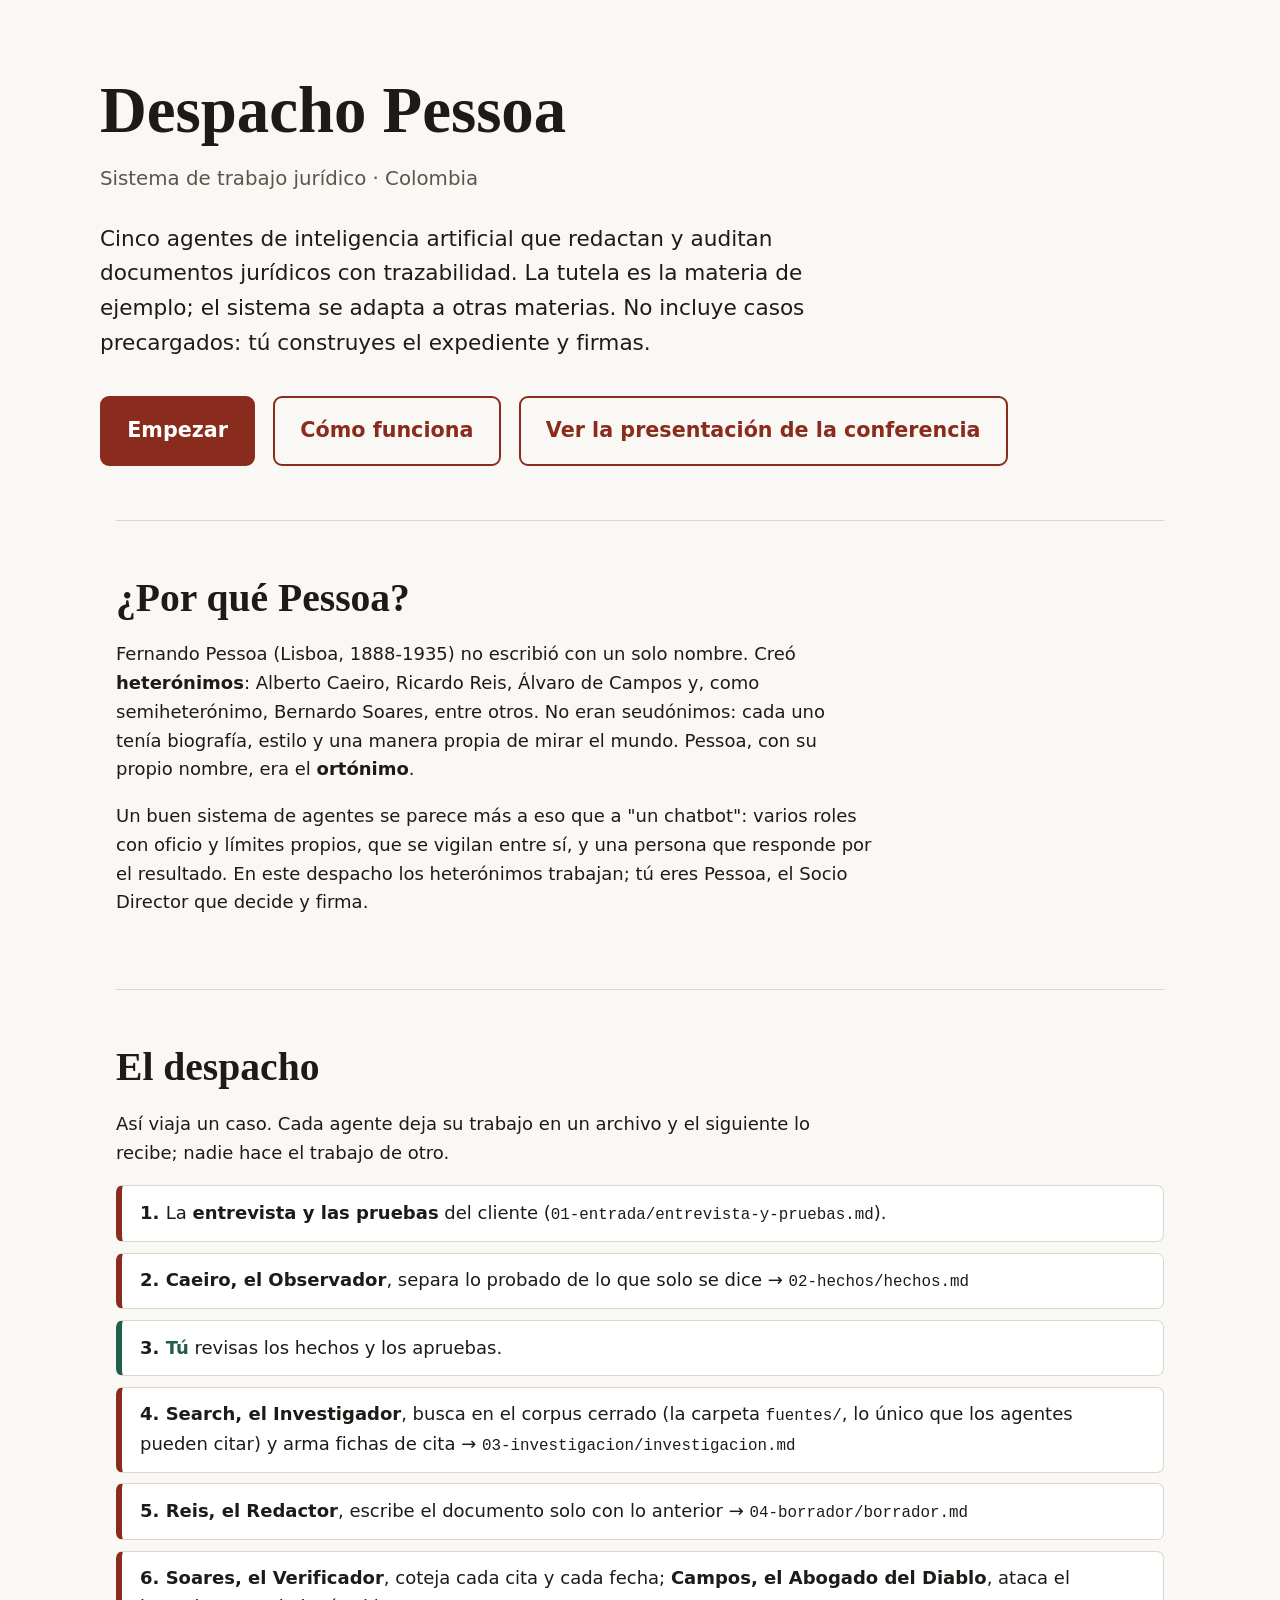
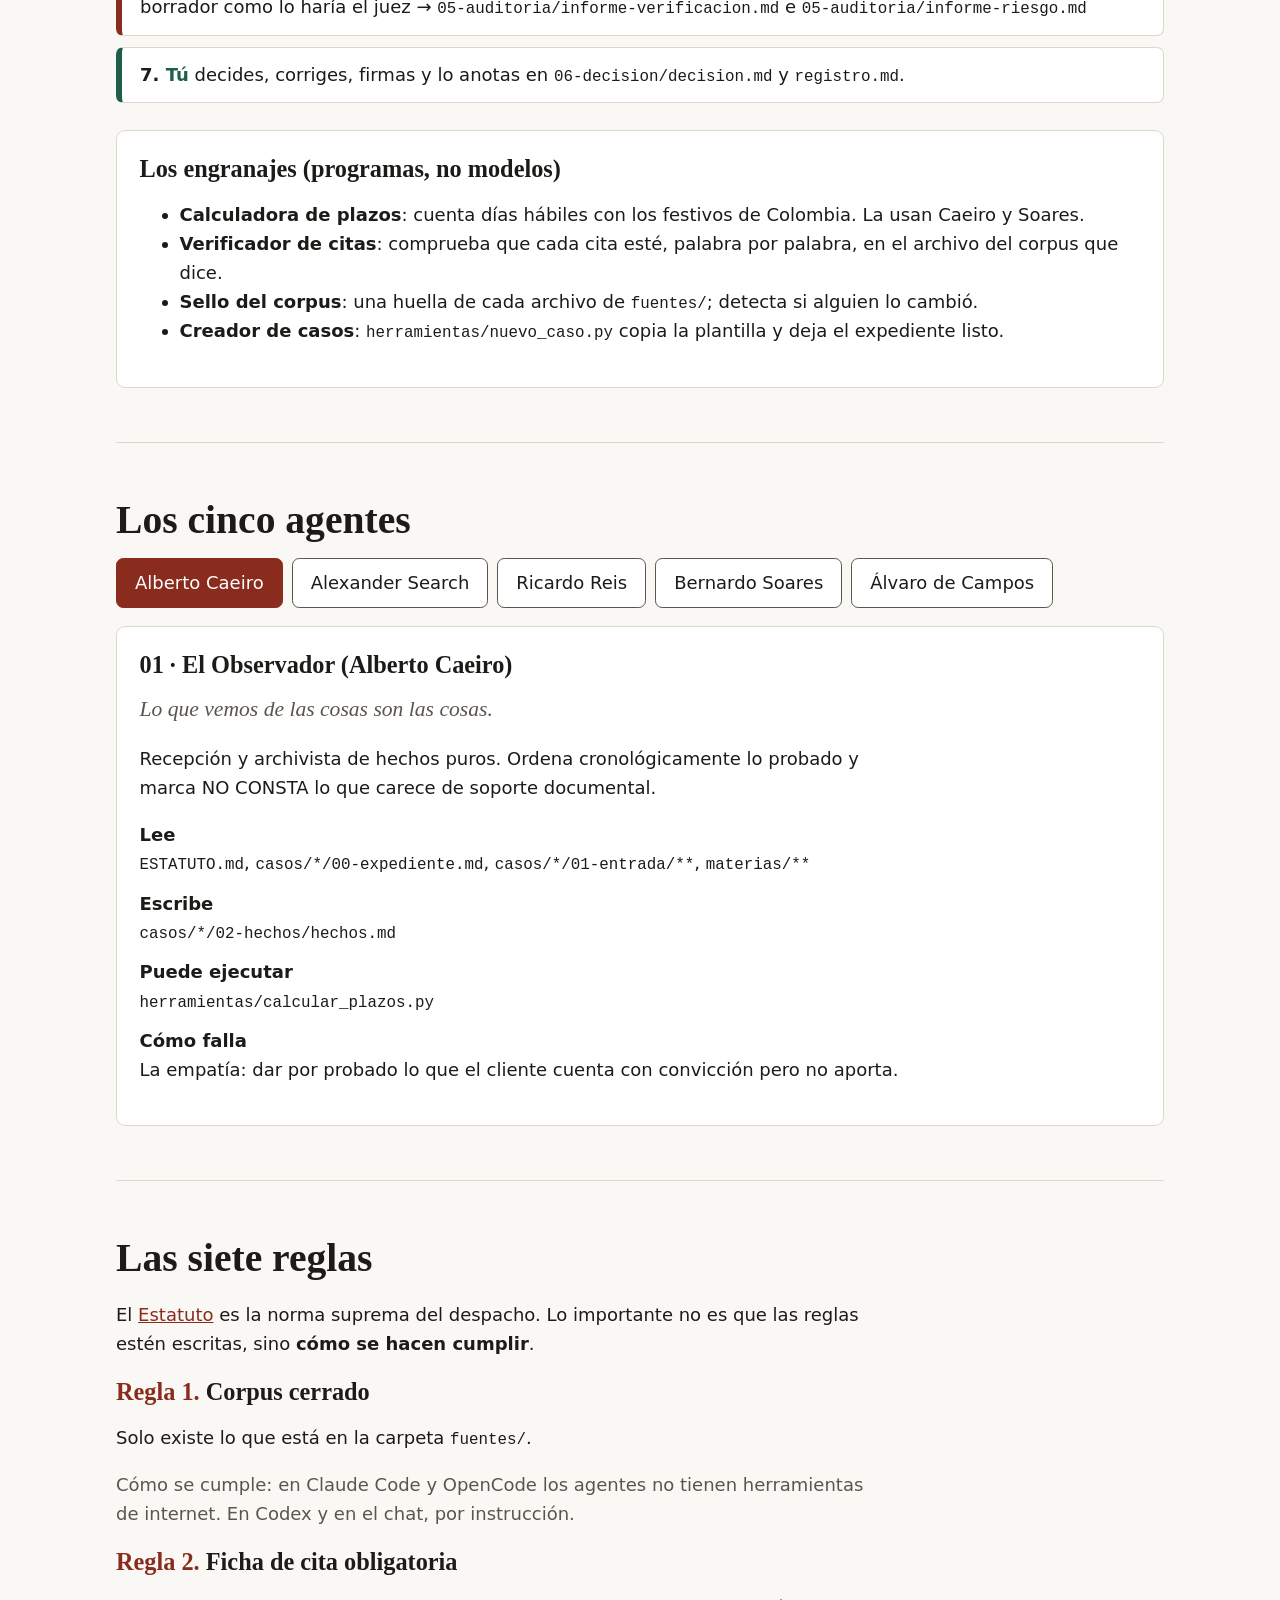
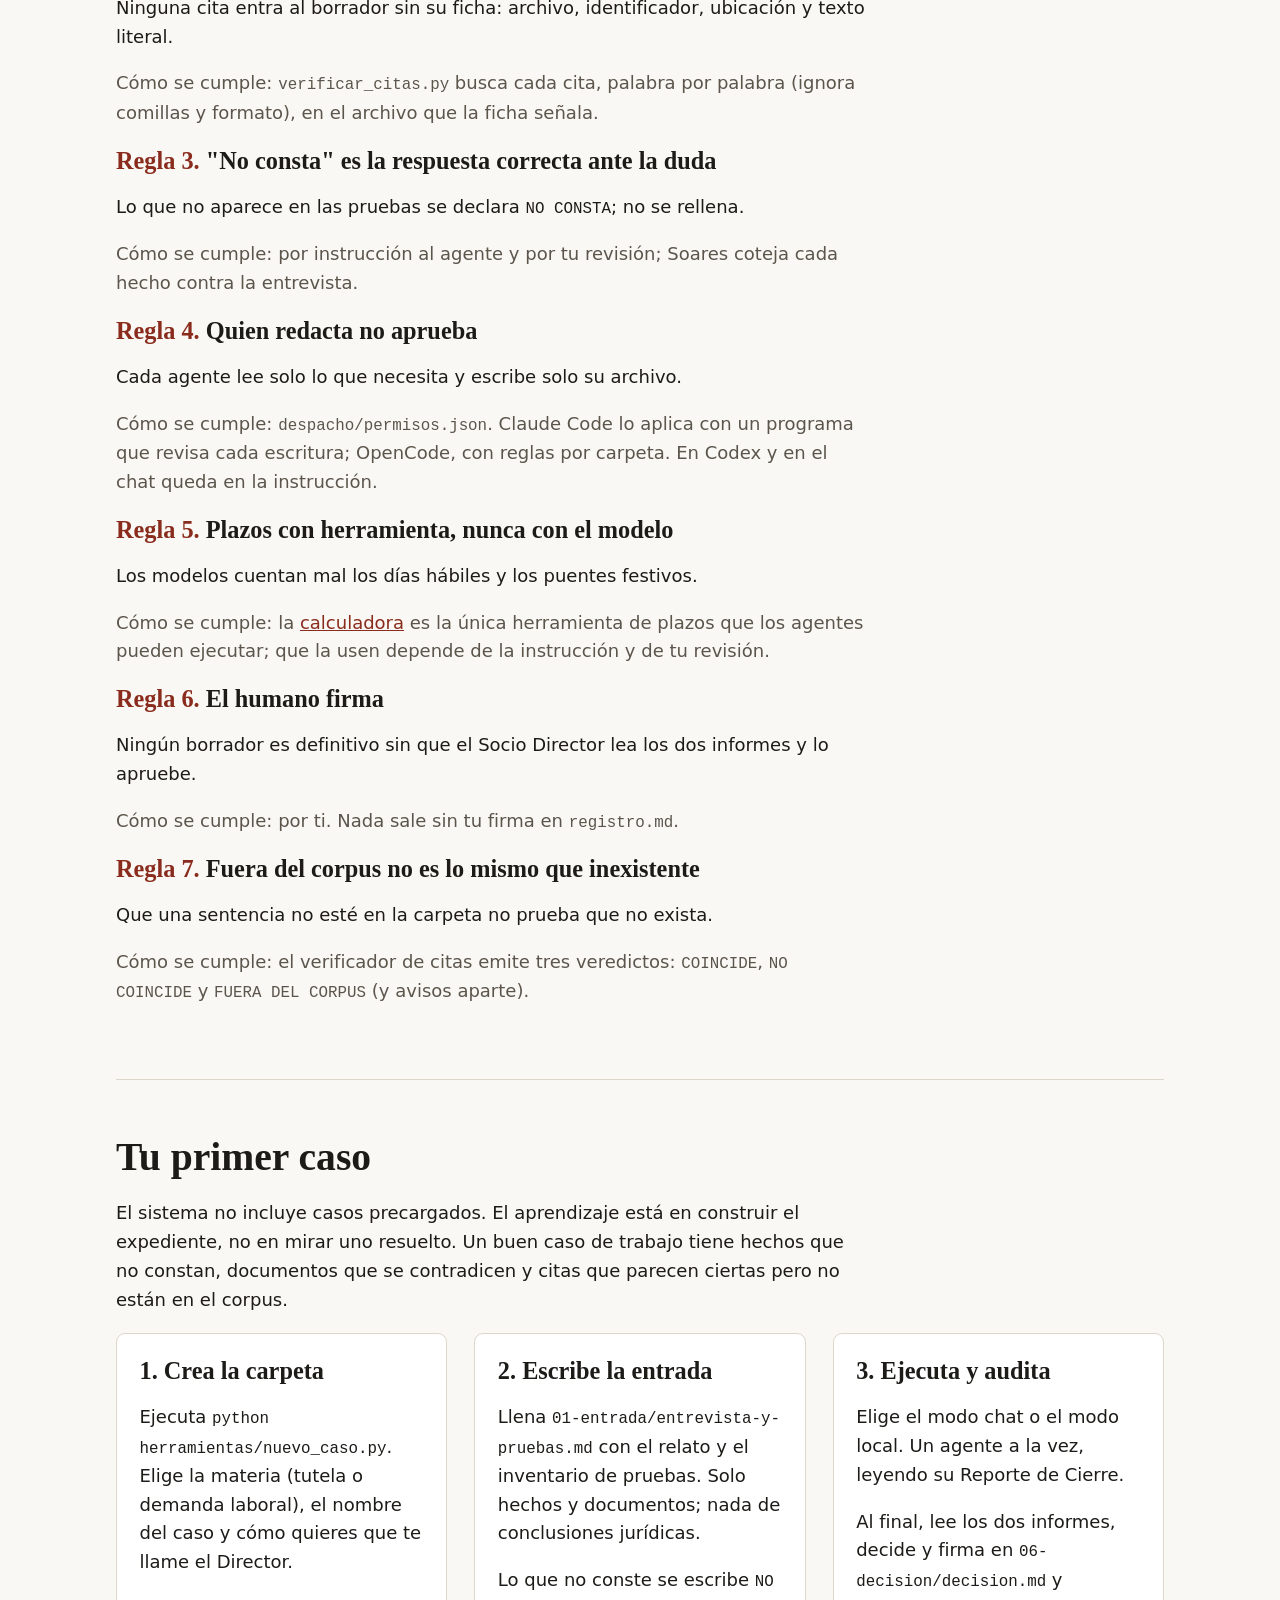
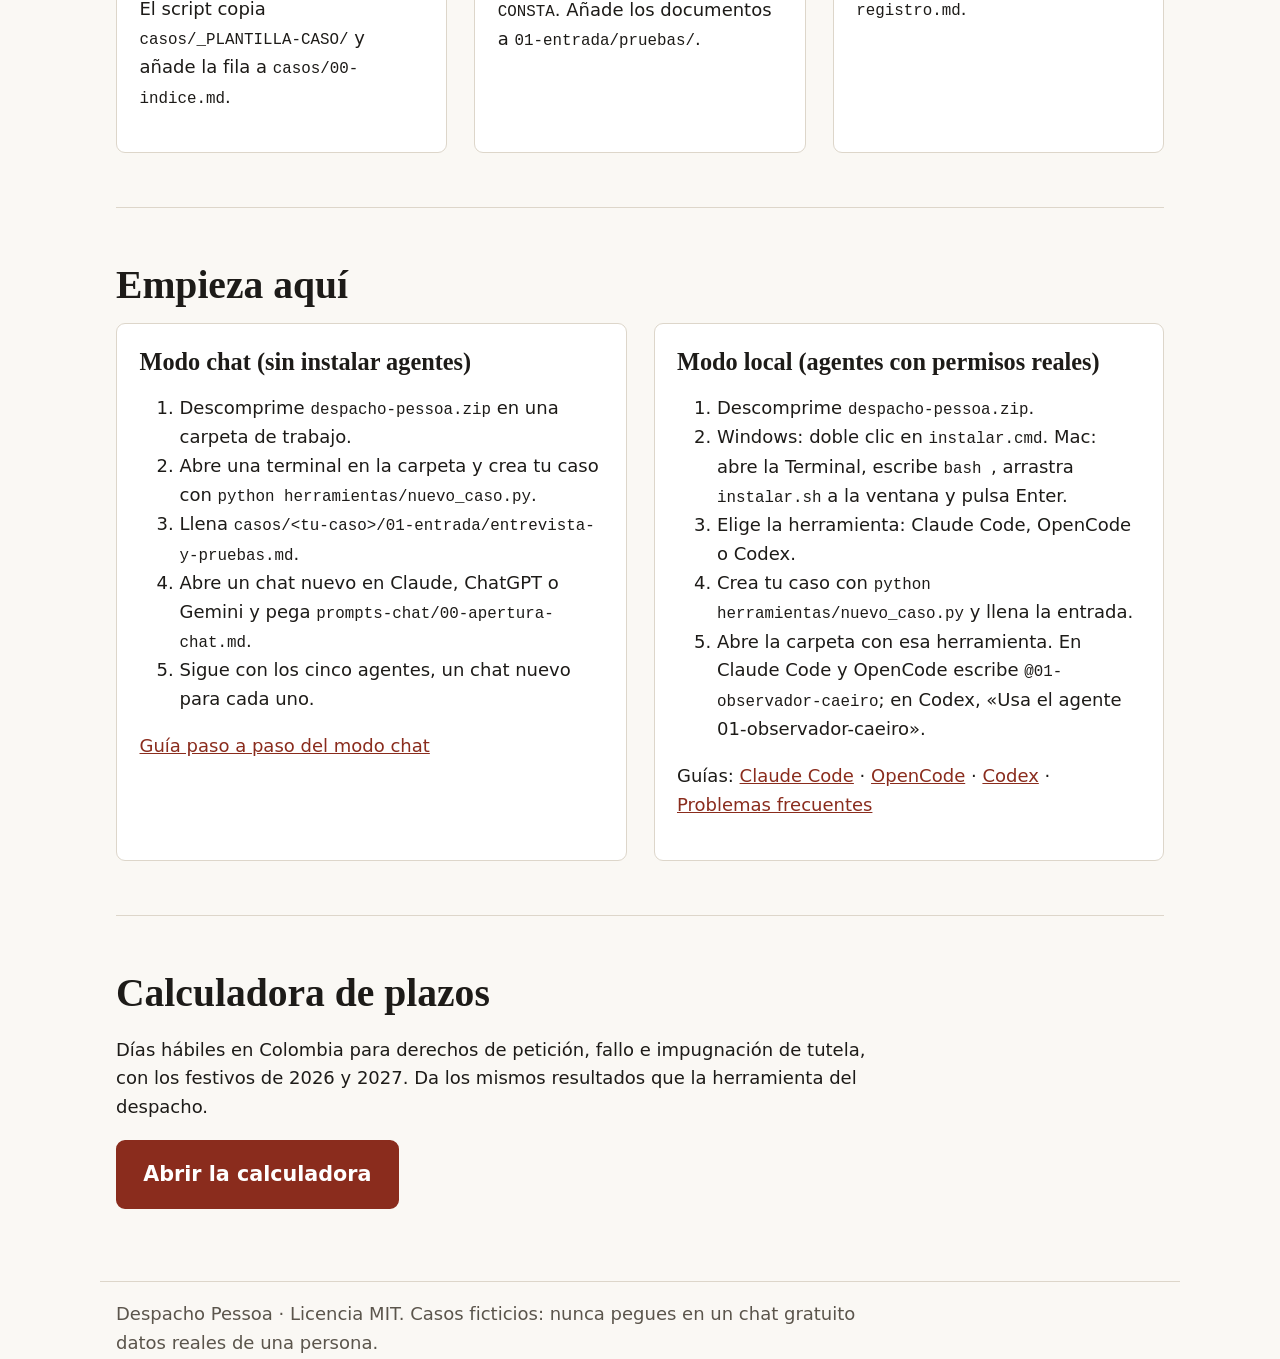
<file: web/index.html>
<!doctype html>
<html lang="es">
<head>
<meta charset="utf-8">
<meta name="viewport" content="width=device-width, initial-scale=1">
<title>Despacho Pessoa — sistema de trabajo jurídico</title>
<meta name="description" content="Sistema de trabajo jurídico con cinco agentes de IA, corpus cerrado y trazabilidad. Cada agente tiene un oficio, unos límites y una forma conocida de equivocarse.">
<link rel="stylesheet" href="assets/estilo.css">
<link rel="canonical" href="https://jorgevillegasres.github.io/despacho_pessoa/">
<meta property="og:url" content="https://jorgevillegasres.github.io/despacho_pessoa/">
</head>
<body>

<header class="portada ancho">
  <h1>Despacho Pessoa</h1>
  <p class="fecha">Sistema de trabajo jurídico · Colombia</p>
  <p class="entrada">Cinco agentes de inteligencia artificial que redactan y auditan documentos jurídicos con trazabilidad.
  La tutela es la materia de ejemplo; el sistema se adapta a otras materias. No incluye casos precargados: tú construyes el expediente y firmas.</p>
  <div class="botones">
    <a class="boton" href="#empieza">Empezar</a>
    <a class="boton secundario" href="#despacho">Cómo funciona</a>
    <a class="boton secundario" href="presentacion.html">Ver la presentación de la conferencia</a>
  </div>
</header>

<main class="ancho">

<section id="por-que-pessoa">
  <h2>¿Por qué Pessoa?</h2>
  <p>Fernando Pessoa (Lisboa, 1888-1935) no escribió con un solo nombre. Creó <strong>heterónimos</strong>:
  Alberto Caeiro, Ricardo Reis, Álvaro de Campos y, como semiheterónimo, Bernardo Soares, entre otros. No eran seudónimos: cada uno
  tenía biografía, estilo y una manera propia de mirar el mundo. Pessoa, con su propio nombre, era el
  <strong>ortónimo</strong>.</p>
  <p>Un buen sistema de agentes se parece más a eso que a "un chatbot": varios roles con oficio y límites
  propios, que se vigilan entre sí, y una persona que responde por el resultado. En este despacho los
  heterónimos trabajan; tú eres Pessoa, el Socio Director que decide y firma.</p>
</section>

<section id="despacho">
  <h2>El despacho</h2>
  <p>Así viaja un caso. Cada agente deja su trabajo en un archivo y el siguiente lo recibe; nadie hace el trabajo de otro.</p>
  <ol class="flujo" role="list">
    <li>La <strong>entrevista y las pruebas</strong> del cliente (<code>01-entrada/entrevista-y-pruebas.md</code>).</li>
    <li><strong>Caeiro, el Observador</strong>, separa lo probado de lo que solo se dice → <code>02-hechos/hechos.md</code></li>
    <li class="humano"><span class="etiqueta-humano">Tú</span> revisas los hechos y los apruebas.</li>
    <li><strong>Search, el Investigador</strong>, busca en el corpus cerrado (la carpeta <code>fuentes/</code>, lo único que los agentes pueden citar) y arma fichas de cita → <code>03-investigacion/investigacion.md</code></li>
    <li><strong>Reis, el Redactor</strong>, escribe el documento solo con lo anterior → <code>04-borrador/borrador.md</code></li>
    <li><strong>Soares, el Verificador</strong>, coteja cada cita y cada fecha; <strong>Campos, el Abogado del Diablo</strong>,
      ataca el borrador como lo haría el juez → <code>05-auditoria/informe-verificacion.md</code> e <code>05-auditoria/informe-riesgo.md</code></li>
    <li class="humano"><span class="etiqueta-humano">Tú</span> decides, corriges, firmas y lo anotas en <code>06-decision/decision.md</code> y <code>registro.md</code>.</li>
  </ol>
  <div class="engranajes tarjeta">
    <h3>Los engranajes (programas, no modelos)</h3>
    <ul>
      <li><strong>Calculadora de plazos</strong>: cuenta días hábiles con los festivos de Colombia. La usan Caeiro y Soares.</li>
      <li><strong>Verificador de citas</strong>: comprueba que cada cita esté, palabra por palabra, en el archivo del corpus que dice.</li>
      <li><strong>Sello del corpus</strong>: una huella de cada archivo de <code>fuentes/</code>; detecta si alguien lo cambió.</li>
      <li><strong>Creador de casos</strong>: <code>herramientas/nuevo_caso.py</code> copia la plantilla y deja el expediente listo.</li>
    </ul>
  </div>
</section>

<section id="agentes">
  <h2>Los cinco agentes</h2>
  <noscript><p>Las fichas necesitan JavaScript. También están en la carpeta <code>despacho/agentes/</code> del sistema.</p></noscript>
  <div role="tablist" aria-label="Agentes del despacho" id="pestanas"></div>
  <div role="tabpanel" id="ficha" class="ficha tarjeta" tabindex="0"></div>
</section>

<section id="reglas">
  <h2>Las siete reglas</h2>
  <p>El <a data-enlace="ESTATUTO.md" href="#">Estatuto</a> es la norma suprema del despacho. Lo importante no es que
  las reglas estén escritas, sino <strong>cómo se hacen cumplir</strong>.</p>
  <ol class="reglas" role="list">
    <li><h3>Corpus cerrado</h3><p>Solo existe lo que está en la carpeta <code>fuentes/</code>.</p>
      <p class="cumplimiento">Cómo se cumple: en Claude Code y OpenCode los agentes no tienen herramientas de internet. En Codex y en el chat, por instrucción.</p></li>
    <li><h3>Ficha de cita obligatoria</h3><p>Ninguna cita entra al borrador sin su ficha: archivo, identificador, ubicación y texto literal.</p>
      <p class="cumplimiento">Cómo se cumple: <code>verificar_citas.py</code> busca cada cita, palabra por palabra (ignora comillas y formato), en el archivo que la ficha señala.</p></li>
    <li><h3>"No consta" es la respuesta correcta ante la duda</h3><p>Lo que no aparece en las pruebas se declara <code>NO CONSTA</code>; no se rellena.</p>
      <p class="cumplimiento">Cómo se cumple: por instrucción al agente y por tu revisión; Soares coteja cada hecho contra la entrevista.</p></li>
    <li><h3>Quien redacta no aprueba</h3><p>Cada agente lee solo lo que necesita y escribe solo su archivo.</p>
      <p class="cumplimiento">Cómo se cumple: <code>despacho/permisos.json</code>. Claude Code lo aplica con un programa que revisa cada escritura; OpenCode, con reglas por carpeta. En Codex y en el chat queda en la instrucción.</p></li>
    <li><h3>Plazos con herramienta, nunca con el modelo</h3><p>Los modelos cuentan mal los días hábiles y los puentes festivos.</p>
      <p class="cumplimiento">Cómo se cumple: la <a href="calculadora.html">calculadora</a> es la única herramienta de plazos que los agentes pueden ejecutar; que la usen depende de la instrucción y de tu revisión.</p></li>
    <li><h3>El humano firma</h3><p>Ningún borrador es definitivo sin que el Socio Director lea los dos informes y lo apruebe.</p>
      <p class="cumplimiento">Cómo se cumple: por ti. Nada sale sin tu firma en <code>registro.md</code>.</p></li>
    <li><h3>Fuera del corpus no es lo mismo que inexistente</h3><p>Que una sentencia no esté en la carpeta no prueba que no exista.</p>
      <p class="cumplimiento">Cómo se cumple: el verificador de citas emite tres veredictos: <code>COINCIDE</code>, <code>NO COINCIDE</code> y <code>FUERA DEL CORPUS</code> (y avisos aparte).</p></li>
  </ol>
</section>

<section id="primer-caso">
  <h2>Tu primer caso</h2>
  <p>El sistema no incluye casos precargados. El aprendizaje está en construir el expediente, no en mirar uno resuelto. Un buen caso de trabajo tiene hechos que no constan, documentos que se contradicen y citas que parecen ciertas pero no están en el corpus.</p>
  <div class="columnas">
    <div class="tarjeta">
      <h3>1. Crea la carpeta</h3>
      <p>Ejecuta <code>python herramientas/nuevo_caso.py</code>. Elige la materia (tutela o demanda laboral), el nombre del caso y cómo quieres que te llame el Director.</p>
      <p>El script copia <code>casos/_PLANTILLA-CASO/</code> y añade la fila a <code>casos/00-indice.md</code>.</p>
    </div>
    <div class="tarjeta">
      <h3>2. Escribe la entrada</h3>
      <p>Llena <code>01-entrada/entrevista-y-pruebas.md</code> con el relato y el inventario de pruebas. Solo hechos y documentos; nada de conclusiones jurídicas.</p>
      <p>Lo que no conste se escribe <code>NO CONSTA</code>. Añade los documentos a <code>01-entrada/pruebas/</code>.</p>
    </div>
    <div class="tarjeta">
      <h3>3. Ejecuta y audita</h3>
      <p>Elige el modo chat o el modo local. Un agente a la vez, leyendo su Reporte de Cierre.</p>
      <p>Al final, lee los dos informes, decide y firma en <code>06-decision/decision.md</code> y <code>registro.md</code>.</p>
    </div>
  </div>
</section>

<section id="empieza">
  <h2>Empieza aquí</h2>
  <div class="columnas">
    <div class="tarjeta" id="empieza-chat">
      <h3>Modo chat (sin instalar agentes)</h3>
      <ol>
        <li>Descomprime <code>despacho-pessoa.zip</code> en una carpeta de trabajo.</li>
        <li>Abre una terminal en la carpeta y crea tu caso con <code>python herramientas/nuevo_caso.py</code>.</li>
        <li>Llena <code>casos/&lt;tu-caso&gt;/01-entrada/entrevista-y-pruebas.md</code>.</li>
        <li>Abre un chat nuevo en Claude, ChatGPT o Gemini y pega <code>prompts-chat/00-apertura-chat.md</code>.</li>
        <li>Sigue con los cinco agentes, un chat nuevo para cada uno.</li>
      </ol>
      <p><a data-enlace="docs/guias/nivel-1-chat.md" href="#">Guía paso a paso del modo chat</a></p>
    </div>
    <div class="tarjeta" id="empieza-instalar">
      <h3>Modo local (agentes con permisos reales)</h3>
      <ol>
        <li>Descomprime <code>despacho-pessoa.zip</code>.</li>
        <li>Windows: doble clic en <code>instalar.cmd</code>. Mac: abre la Terminal, escribe <code>bash </code>, arrastra <code>instalar.sh</code> a la ventana y pulsa Enter.</li>
        <li>Elige la herramienta: Claude Code, OpenCode o Codex.</li>
        <li>Crea tu caso con <code>python herramientas/nuevo_caso.py</code> y llena la entrada.</li>
        <li>Abre la carpeta con esa herramienta. En Claude Code y OpenCode escribe <code>@01-observador-caeiro</code>; en Codex, «Usa el agente 01-observador-caeiro».</li>
      </ol>
      <p>Guías: <a data-enlace="docs/guias/nivel-2-claude-code.md" href="#">Claude Code</a> ·
      <a data-enlace="docs/guias/nivel-2-opencode.md" href="#">OpenCode</a> ·
      <a data-enlace="docs/guias/nivel-2-codex.md" href="#">Codex</a> ·
      <a data-enlace="docs/guias/problemas-frecuentes.md" href="#">Problemas frecuentes</a></p>
    </div>
  </div>
</section>

<section id="calculadora">
  <h2>Calculadora de plazos</h2>
  <p>Días hábiles en Colombia para derechos de petición, fallo e impugnación de tutela, con los festivos de 2026 y 2027.
  Da los mismos resultados que la herramienta del despacho.</p>
  <p><a class="boton" href="calculadora.html">Abrir la calculadora</a></p>
</section>

</main>

<footer class="ancho">
  <p>Despacho Pessoa · Licencia MIT. Casos ficticios: nunca pegues en un chat gratuito datos reales de una persona.</p>
</footer>

<script src="assets/datos.js"></script>
<script src="assets/pagina.js"></script>
</body>
</html>
</file>
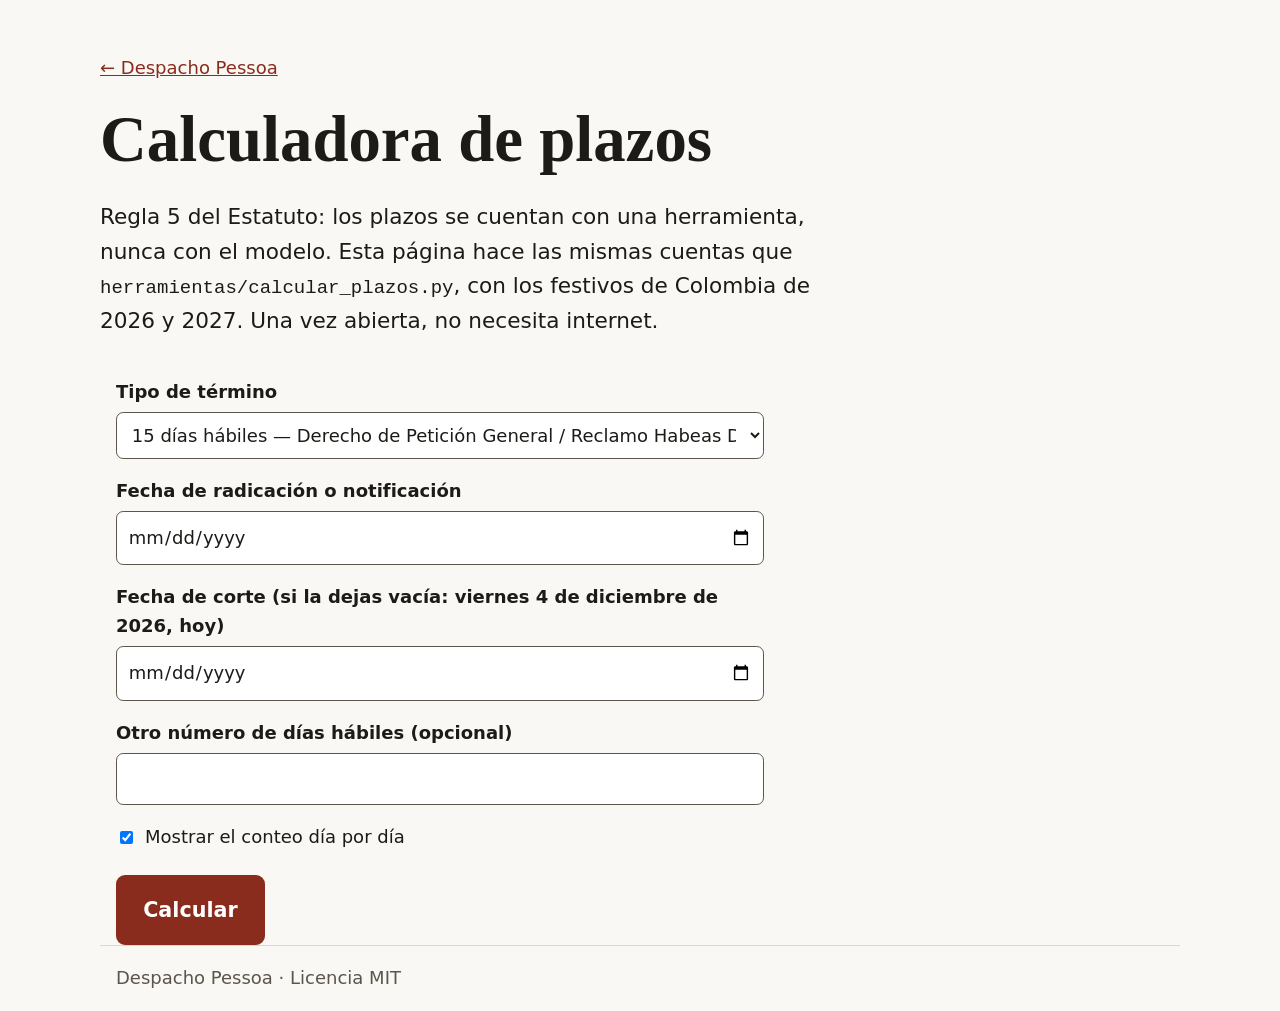
<file: web/calculadora.html>
<!doctype html>
<html lang="es">
<head>
<meta charset="utf-8">
<meta name="viewport" content="width=device-width, initial-scale=1">
<title>Calculadora de plazos — Despacho Pessoa</title>
<meta name="description" content="Días hábiles en Colombia para derechos de petición y tutela, con la misma lógica que la herramienta del Despacho Pessoa.">
<link rel="stylesheet" href="assets/estilo.css">
</head>
<body>
<header class="portada corta ancho">
  <p><a href="index.html">← Despacho Pessoa</a></p>
  <h1>Calculadora de plazos</h1>
  <p class="entrada">Regla 5 del Estatuto: los plazos se cuentan con una herramienta, nunca con el modelo.
  Esta página hace las mismas cuentas que <code>herramientas/calcular_plazos.py</code>, con los festivos de
  Colombia de <span id="anios"></span>. Una vez abierta, no necesita internet.</p>
</header>
<main class="ancho">
  <noscript><p>Esta calculadora necesita JavaScript activado en el navegador.</p></noscript>
  <form id="formulario" class="calculadora">
    <div><label for="modo">Tipo de término</label><select id="modo"></select></div>
    <div><label for="inicio">Fecha de radicación o notificación</label><input type="date" id="inicio" required></div>
    <div><label for="corte">Fecha de corte (si la dejas vacía: <span id="fecha-hoy">hoy</span>)</label>
      <input type="date" id="corte"></div>
    <div><label for="dias">Otro número de días hábiles (opcional)</label>
      <input type="number" id="dias" min="1" step="1" inputmode="numeric"></div>
    <div><label class="casilla"><input type="checkbox" id="detalle" checked> Mostrar el conteo día por día</label></div>
    <div><button type="submit" class="boton">Calcular</button></div>
  </form>
  <section id="salida" hidden>
    <p class="resultado-grande" id="resumen" aria-live="polite"></p>
    <pre id="texto"></pre>
    <p><button type="button" class="boton secundario" id="copiar">Copiar el resultado</button></p>
    <p class="nota">En el chat, pega este resultado tal cual cuando Caeiro escriba <code>PLAZO PENDIENTE DE CALCULADORA</code>.
    La calculadora solo cuenta fechas: decidir qué significan es tarea del abogado.</p>
  </section>
</main>
<footer class="ancho"><p>Despacho Pessoa · Licencia MIT</p></footer>
<script src="assets/datos.js"></script>
<script src="assets/plazos.js"></script>
<script>
(function () {
  const calc = crearCalculadora(window.DESPACHO.festivos);
  const $ = (id) => document.getElementById(id);
  // Fecha legible a partir de "AAAA-MM-DD". Tablas propias (no toLocaleDateString) para que
  // el texto sea idéntico en cualquier navegador e idioma del sistema.
  const DIAS = ["domingo", "lunes", "martes", "miércoles", "jueves", "viernes", "sábado"];
  const MESES = ["enero", "febrero", "marzo", "abril", "mayo", "junio", "julio", "agosto",
    "septiembre", "octubre", "noviembre", "diciembre"];
  function fechaLegible(iso) {
    const [a, m, d] = iso.split("-").map(Number);
    const f = new Date(Date.UTC(a, m - 1, d));
    return `${DIAS[f.getUTCDay()]} ${d} de ${MESES[m - 1]} de ${a}`;
  }
  $("anios").textContent = calc.aniosCargados().join(" y ");
  $("fecha-hoy").textContent = `${fechaLegible(calc.hoy())}, hoy`;
  for (const [clave, [cantidad, descripcion, unidad]] of Object.entries(calc.MODOS)) {
    const op = document.createElement("option");
    op.value = clave;
    op.textContent = `${cantidad} ${unidad === "horas" ? "horas" : "días hábiles"} — ${descripcion}`;
    $("modo").append(op);
  }
  // Cualquier cambio en el formulario oculta el resultado anterior: así nunca queda uno viejo
  // a la vista cuando el navegador bloquea el envío por un campo inválido.
  $("formulario").addEventListener("input", () => { $("salida").hidden = true; });
  $("formulario").addEventListener("submit", (ev) => {
    ev.preventDefault();
    const corte = $("corte").value;
    const dias = $("dias").value ? Number($("dias").value) : null;
    $("salida").hidden = false;
    $("copiar").textContent = "Copiar el resultado";
    try {
      const r = calc.textoReporte($("modo").value, $("inicio").value, corte || calc.hoy(),
        { diasPersonalizados: dias, detalle: $("detalle").checked, cortePorDefecto: !corte });
      $("resumen").textContent = `Vence el ${fechaLegible(r.vencimiento)} · ${r.estado}`;
      $("texto").textContent = r.texto;
    } catch (e) {
      if (!(e instanceof calc.ErrorDeEntrada)) throw e;
      $("resumen").textContent = "No puedo calcular";
      $("texto").textContent = `No puedo calcular: ${e.message}`;
    }
  });
  $("copiar").addEventListener("click", async () => {
    try {
      await navigator.clipboard.writeText($("texto").textContent);
      $("copiar").textContent = "Copiado";
    } catch {
      const rango = document.createRange();
      rango.selectNodeContents($("texto"));
      const sel = window.getSelection();
      sel.removeAllRanges();
      sel.addRange(rango);
      $("copiar").textContent = "Texto seleccionado: cópialo con Ctrl+C";
    }
  });
})();
</script>
</body>
</html>
</file>
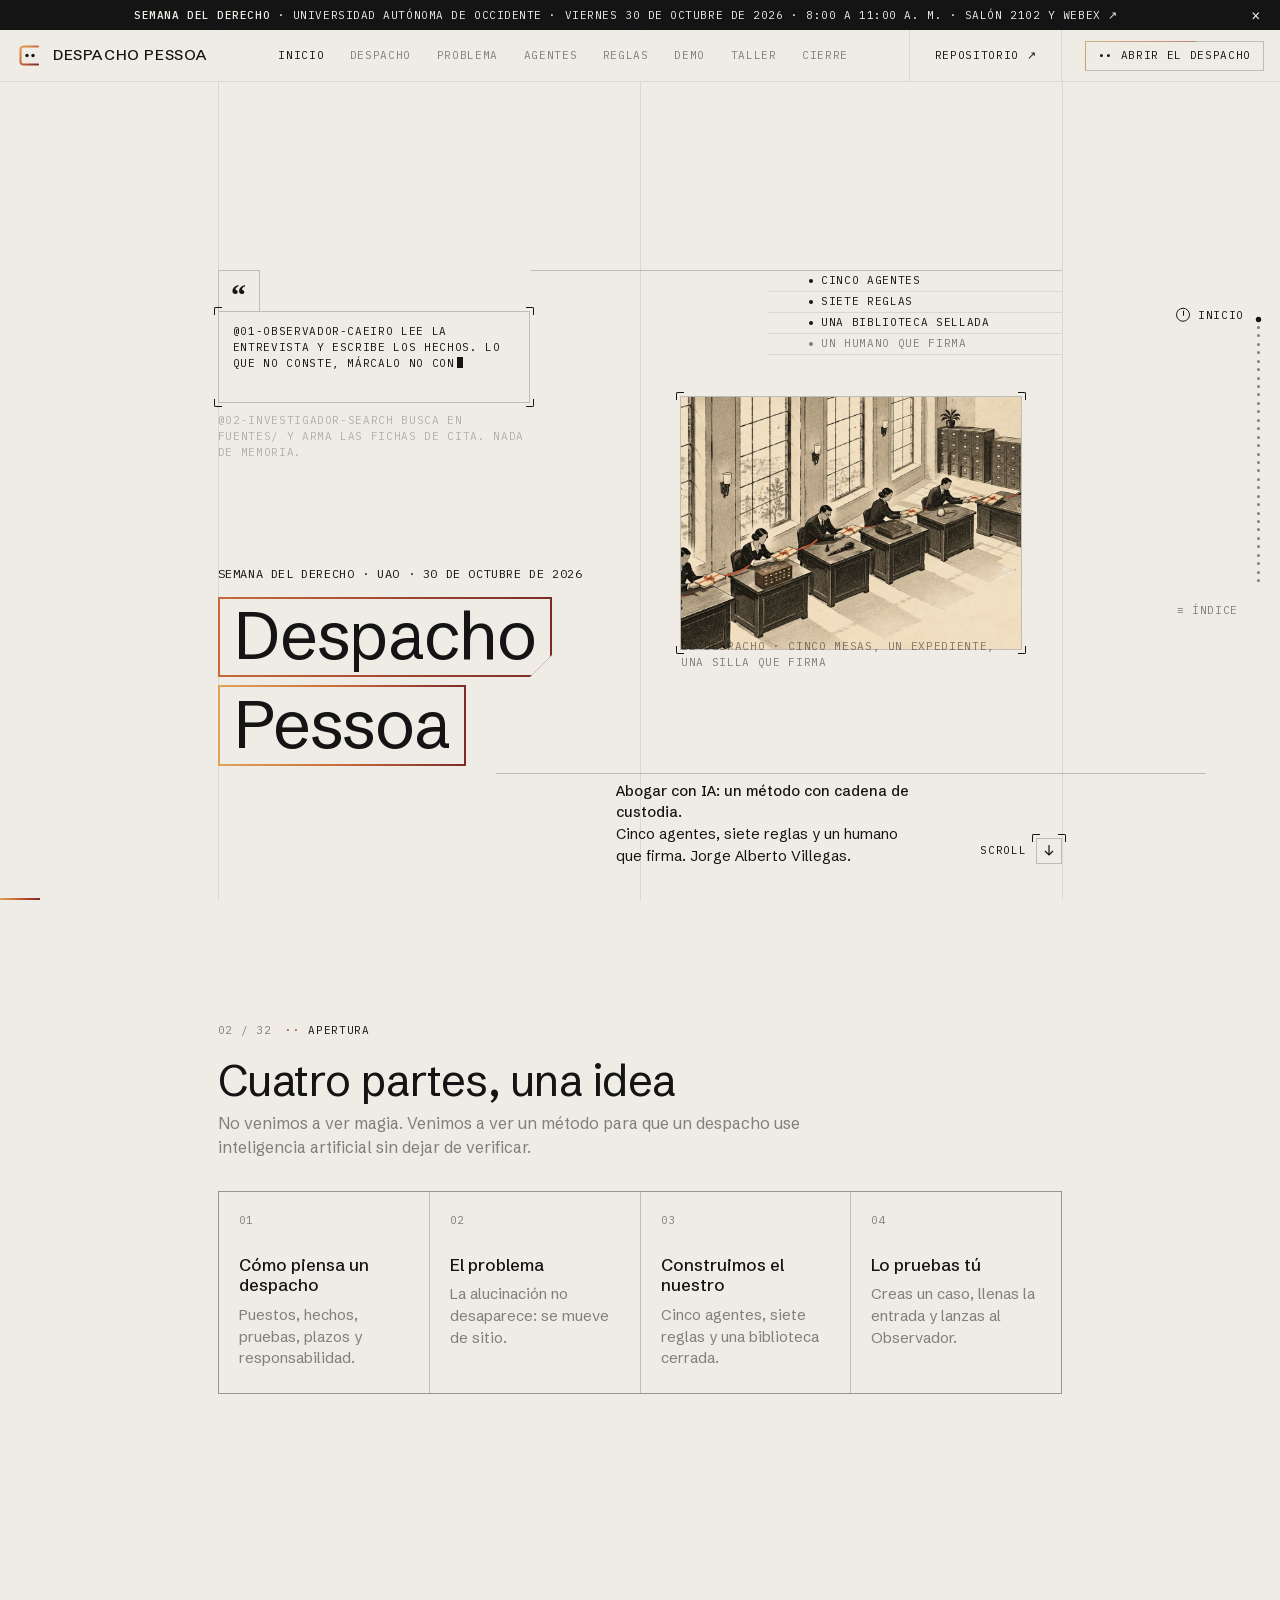
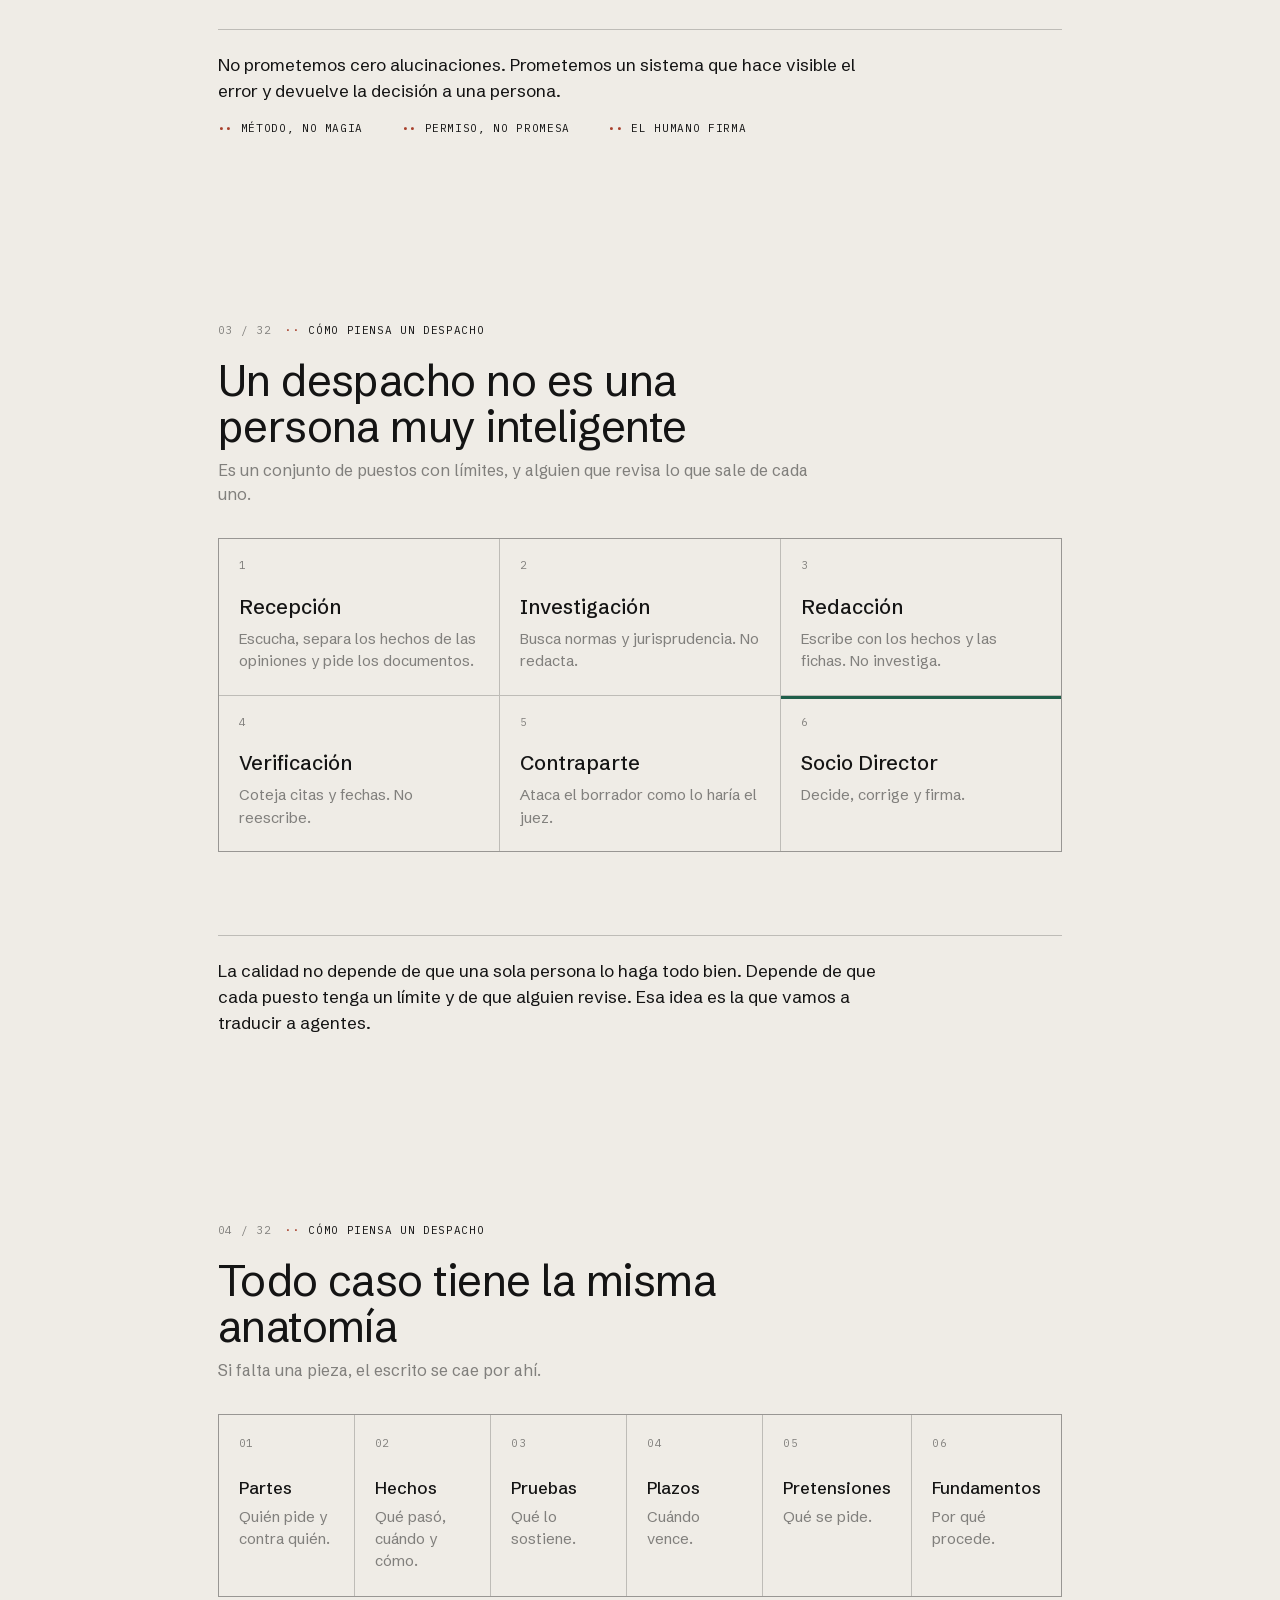
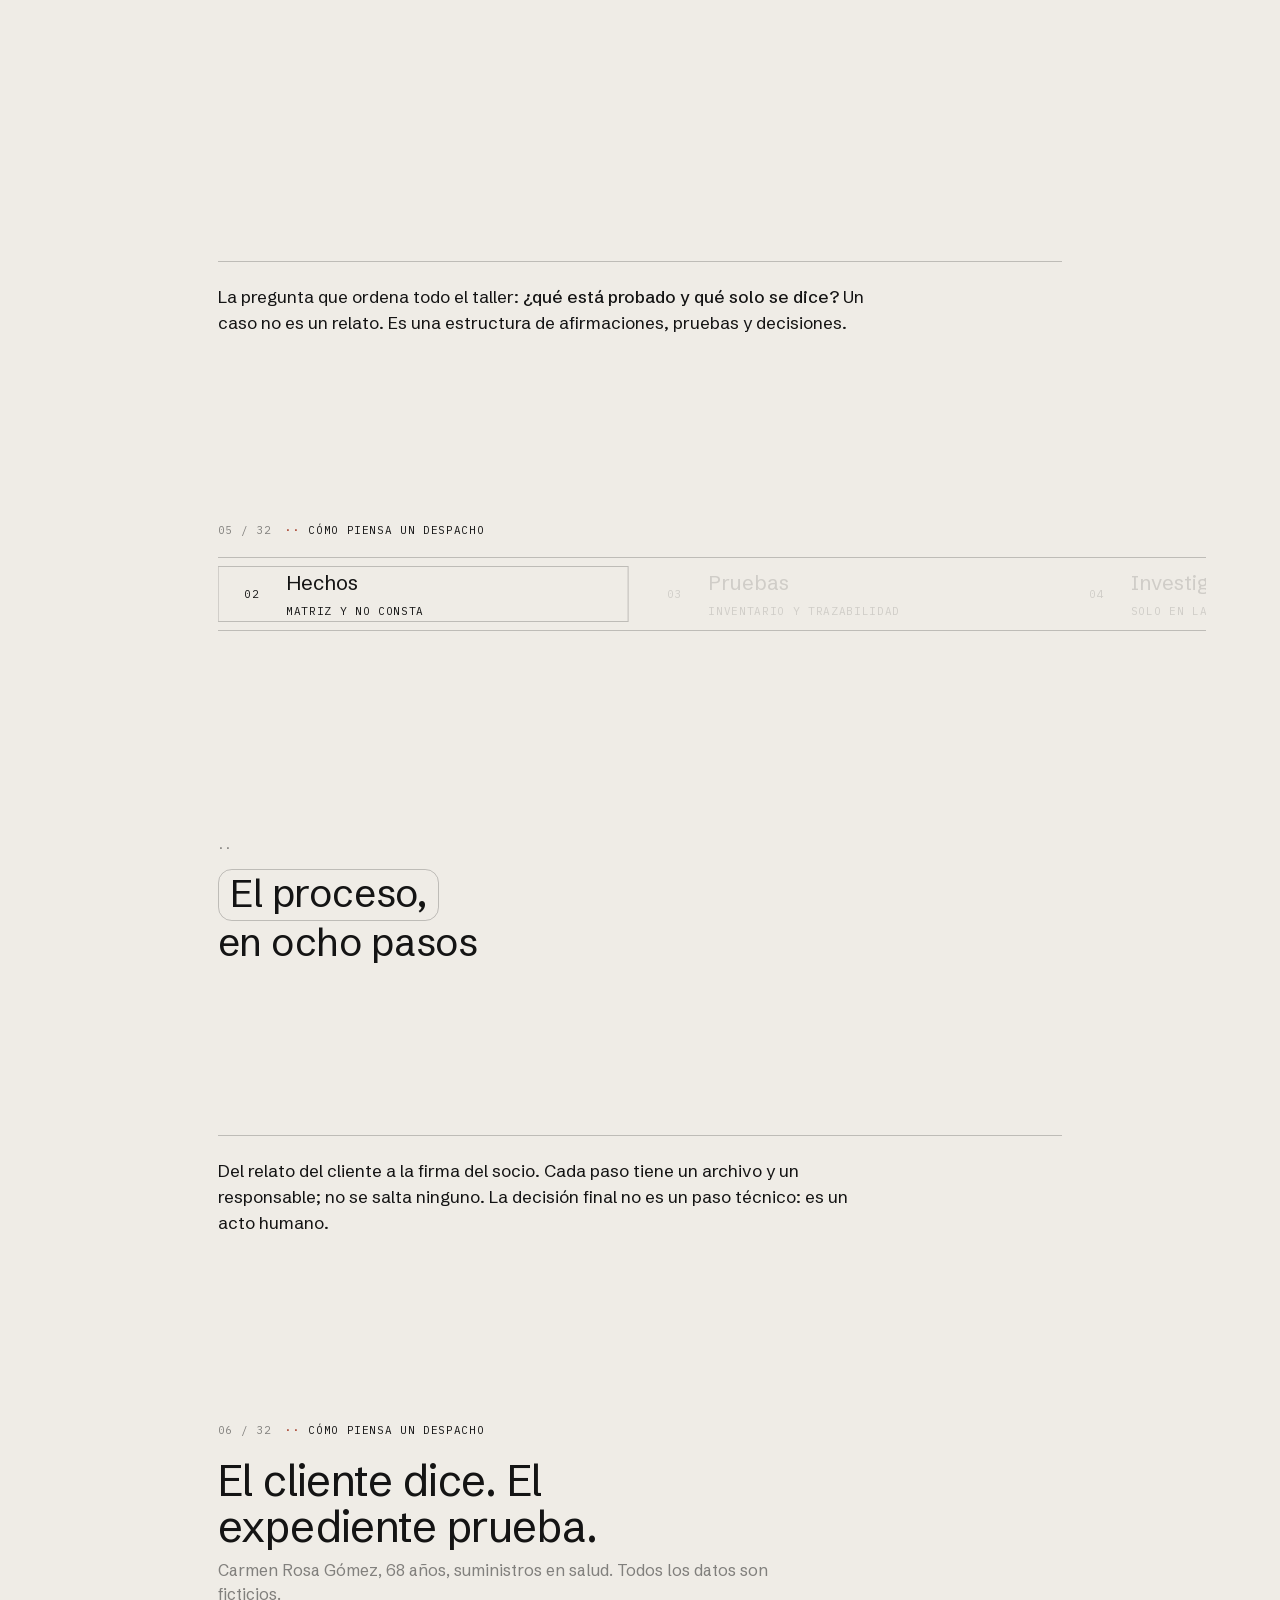
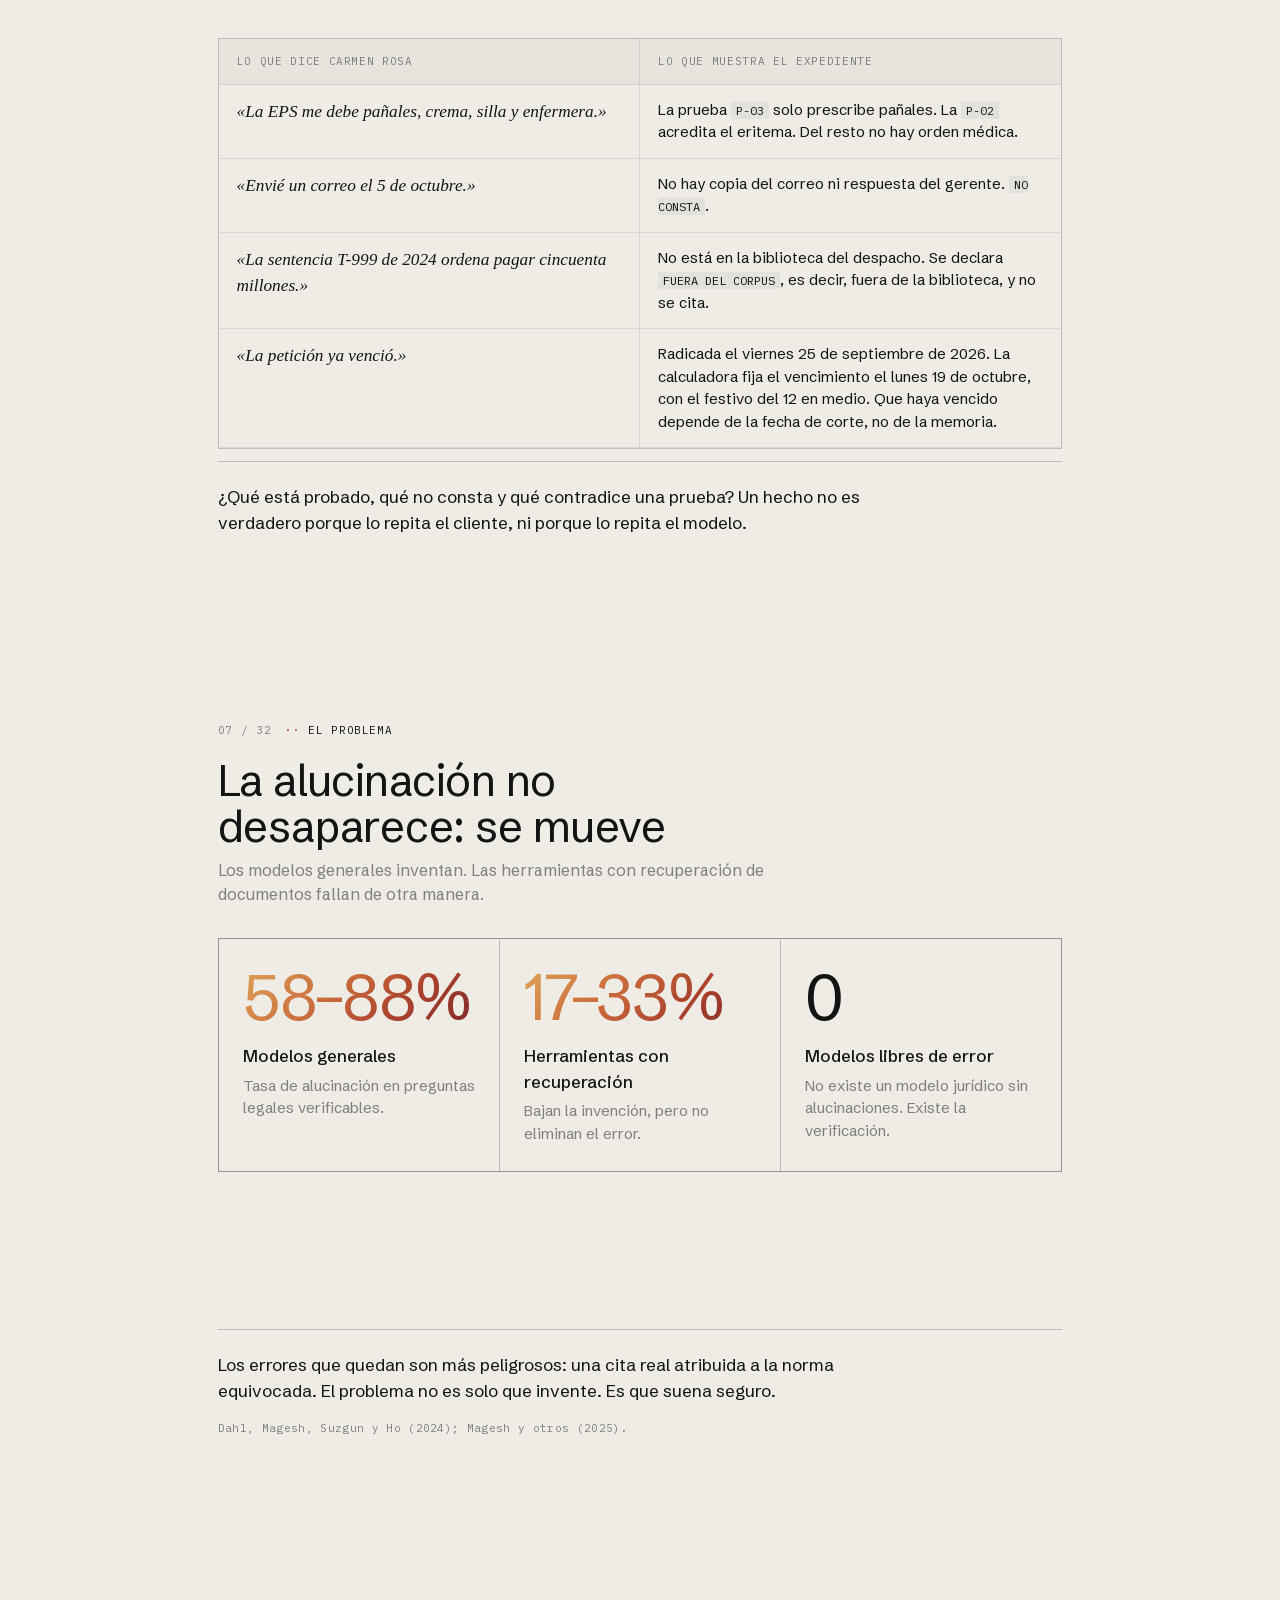
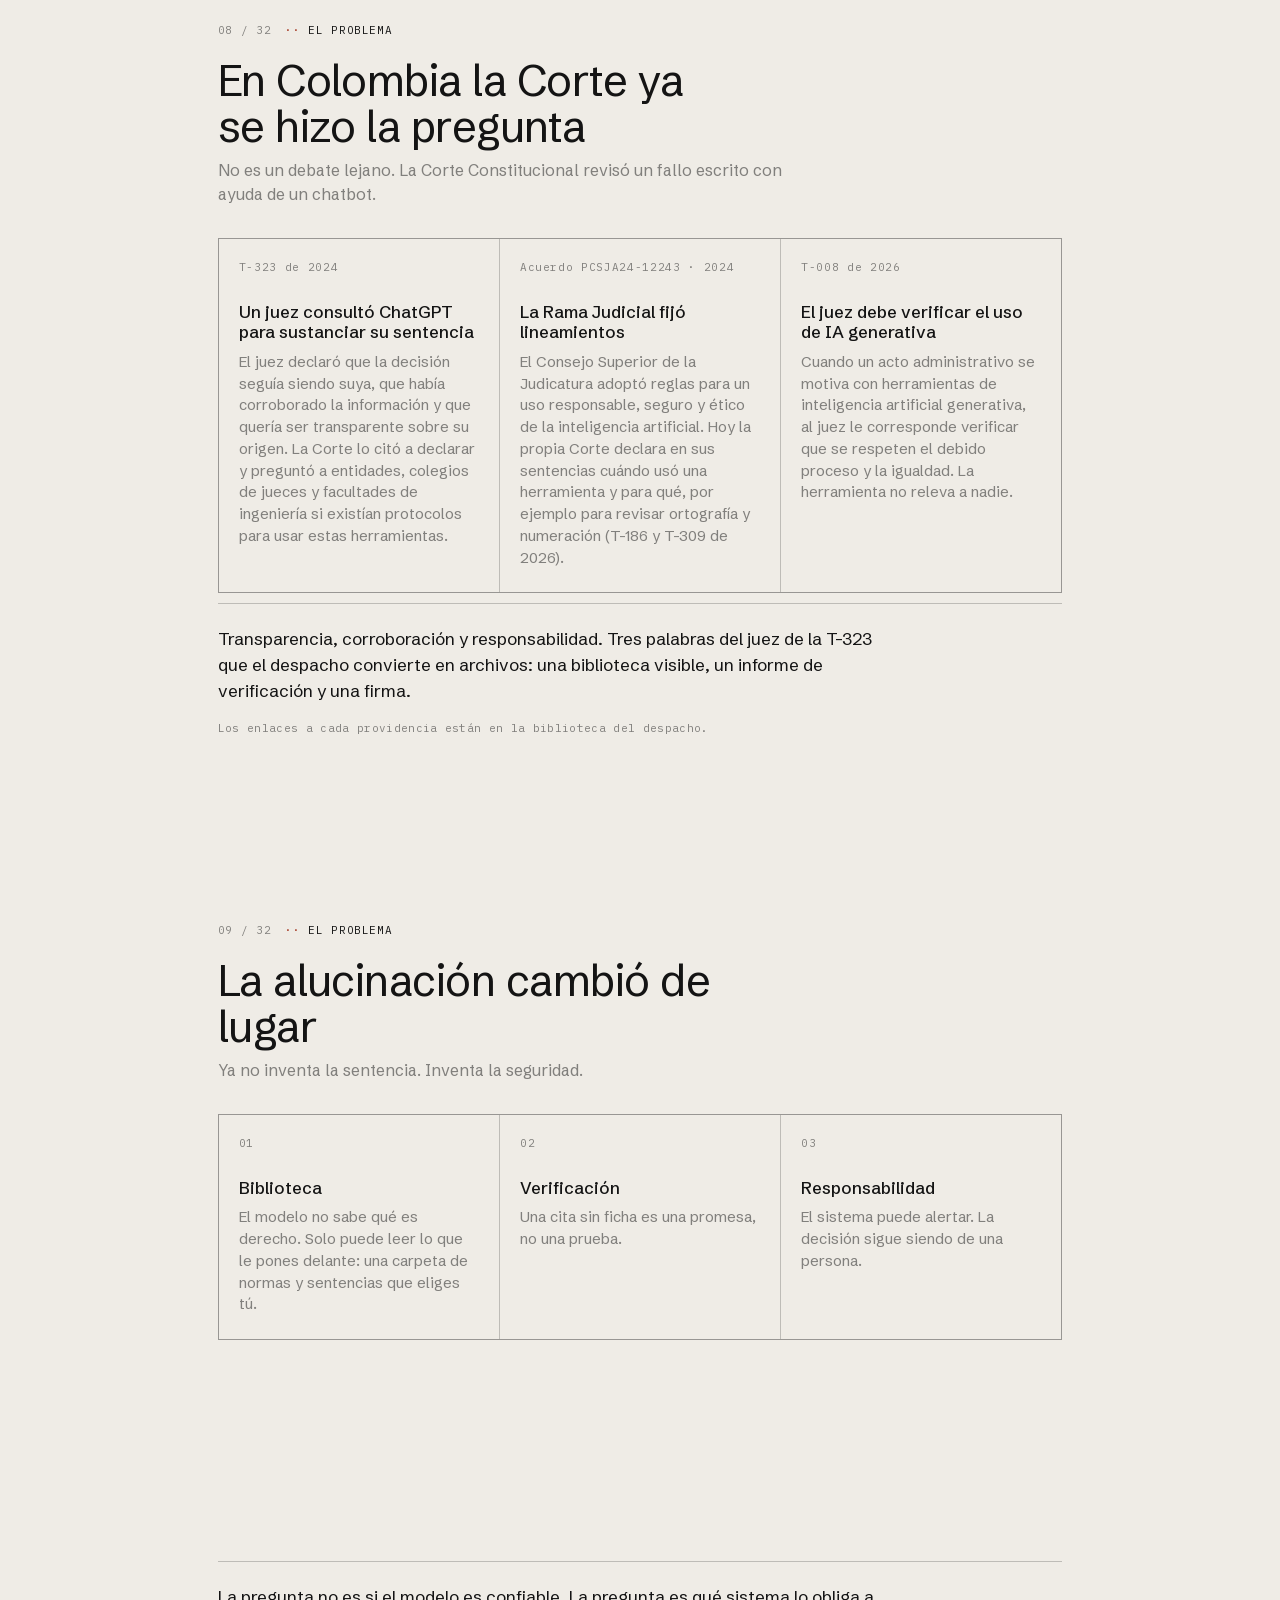
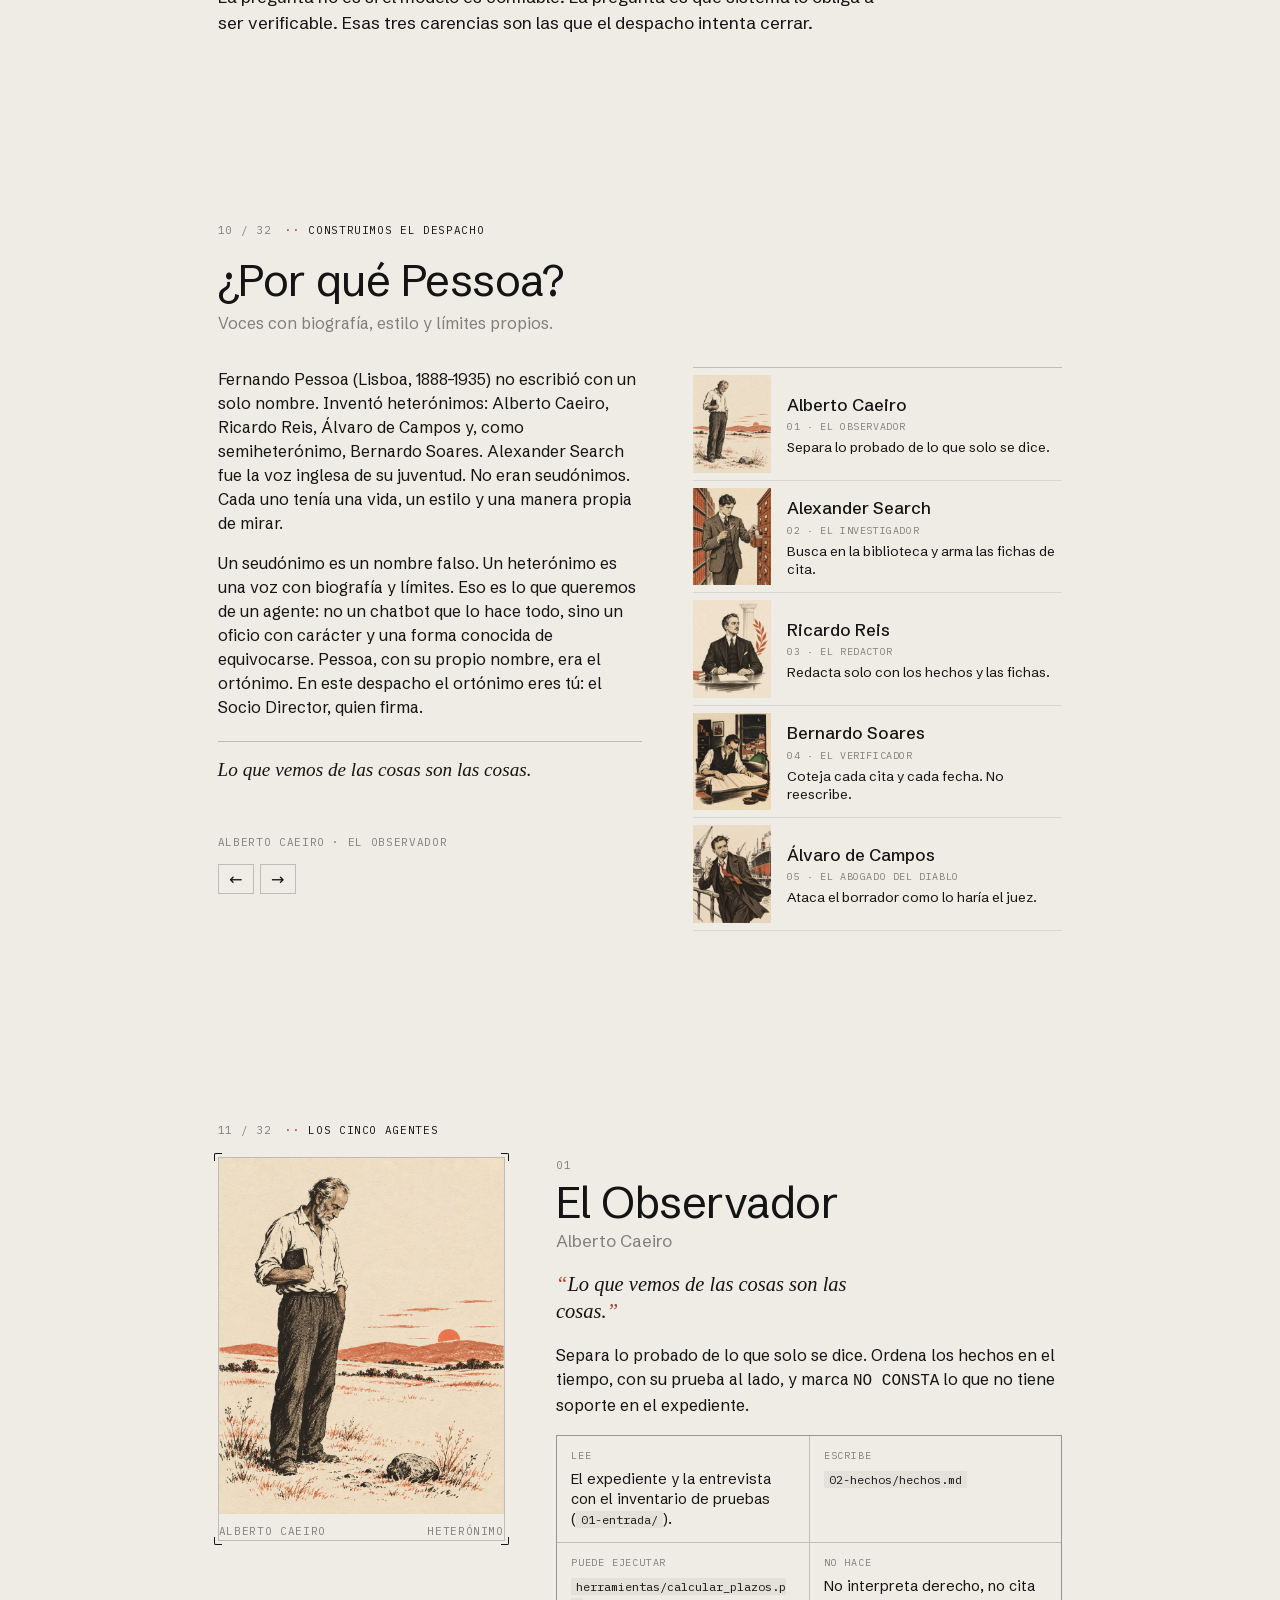
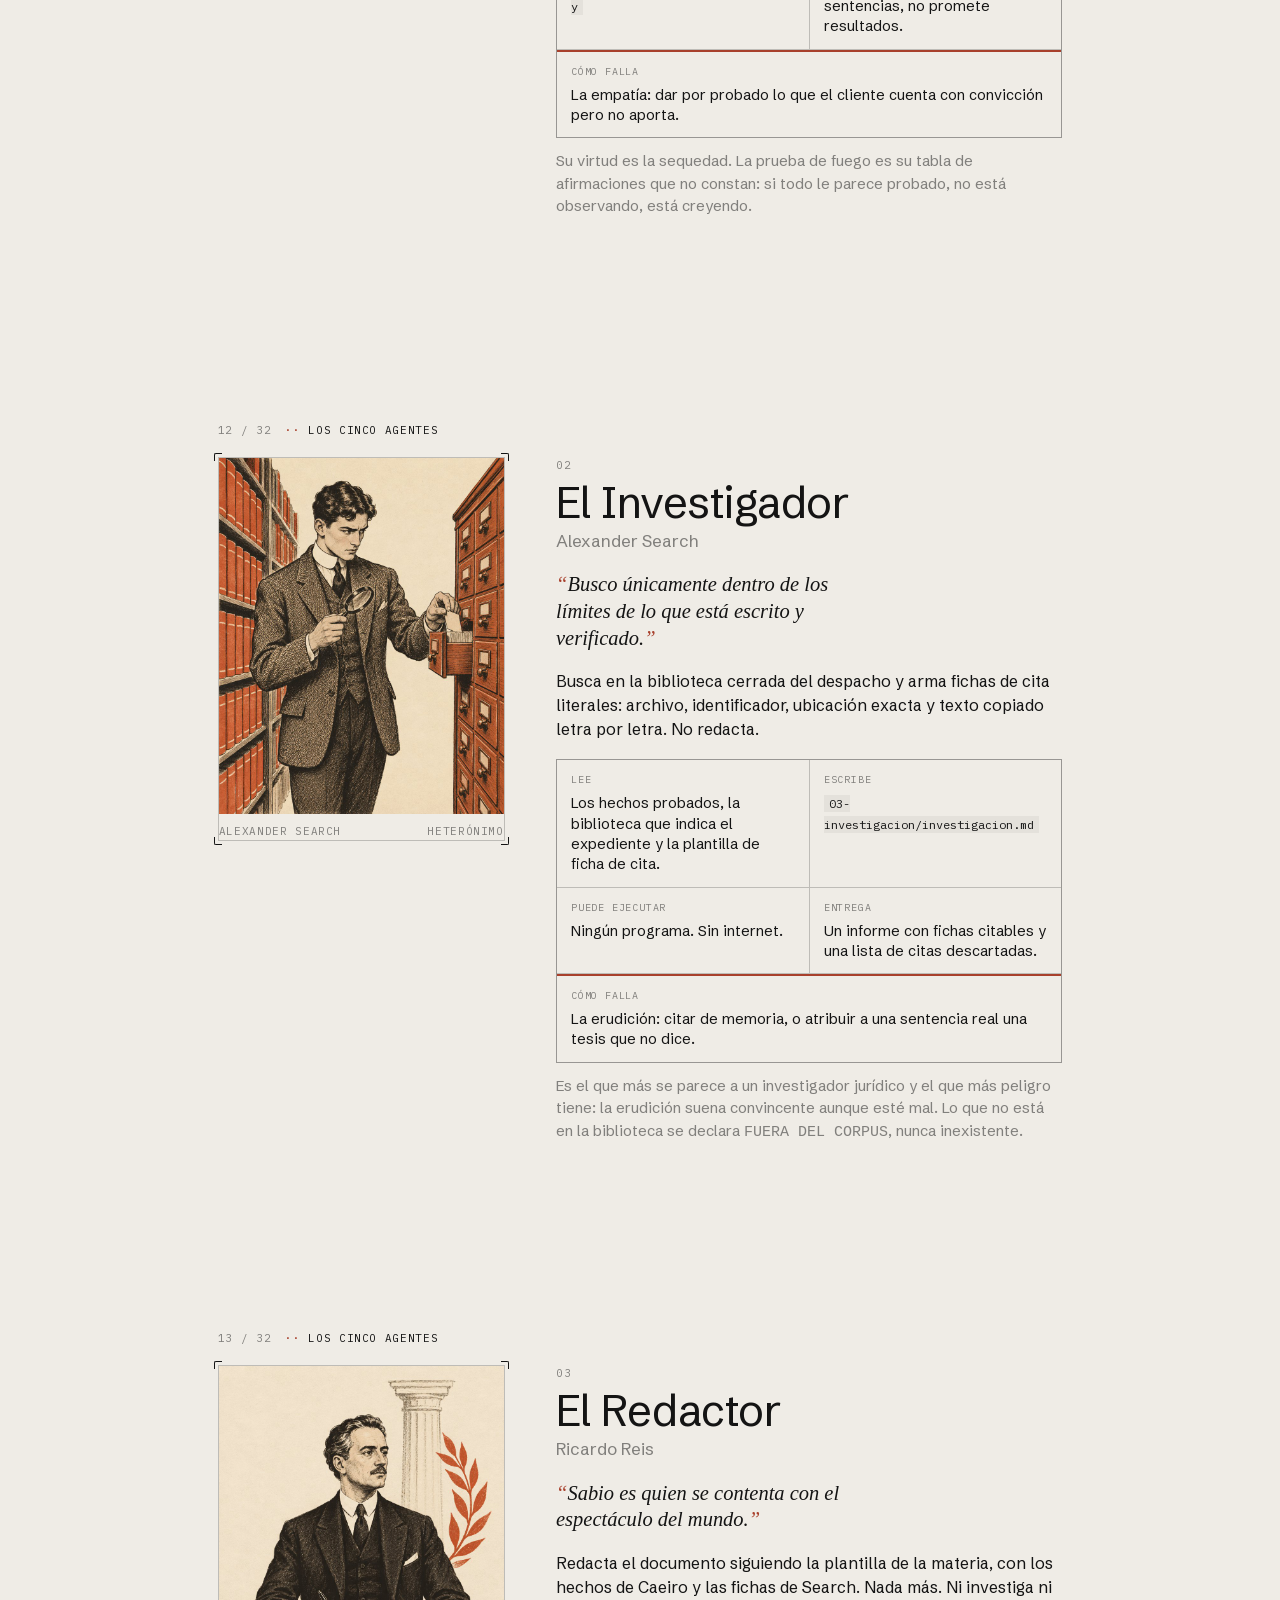
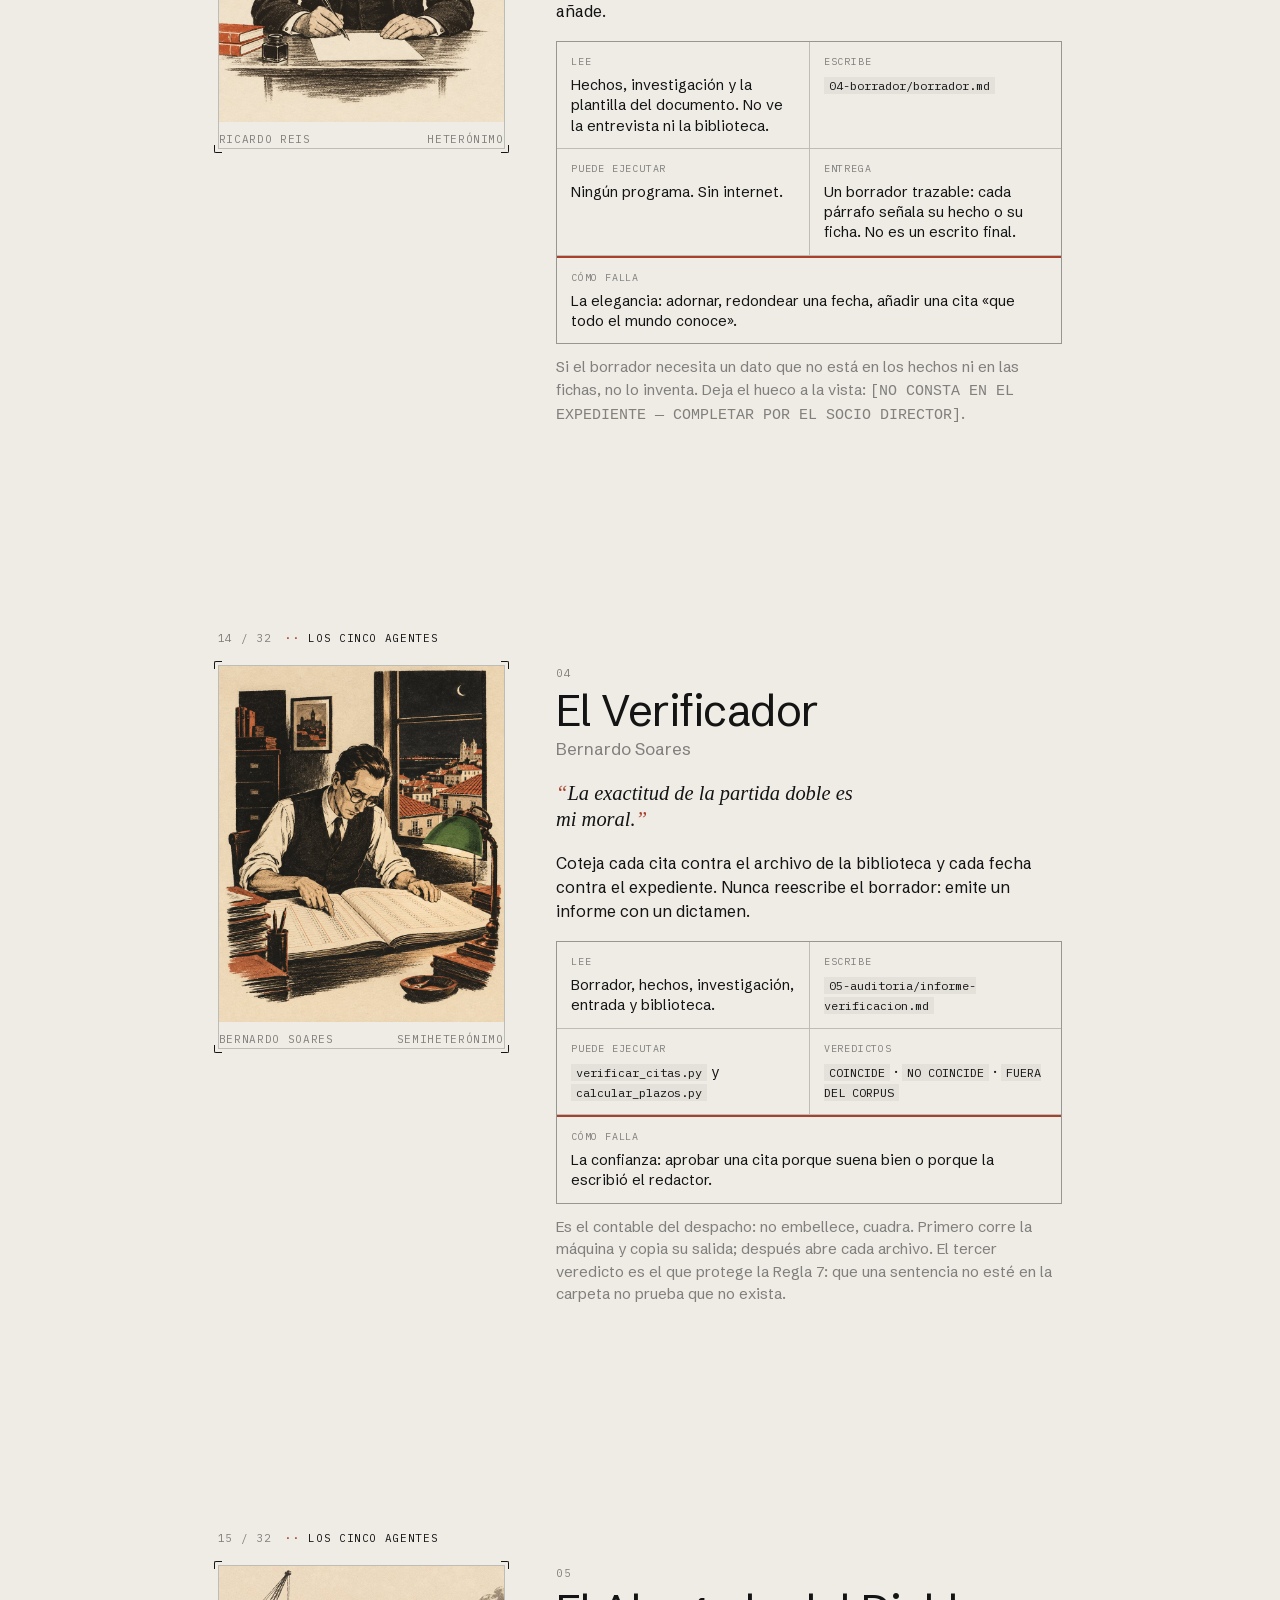
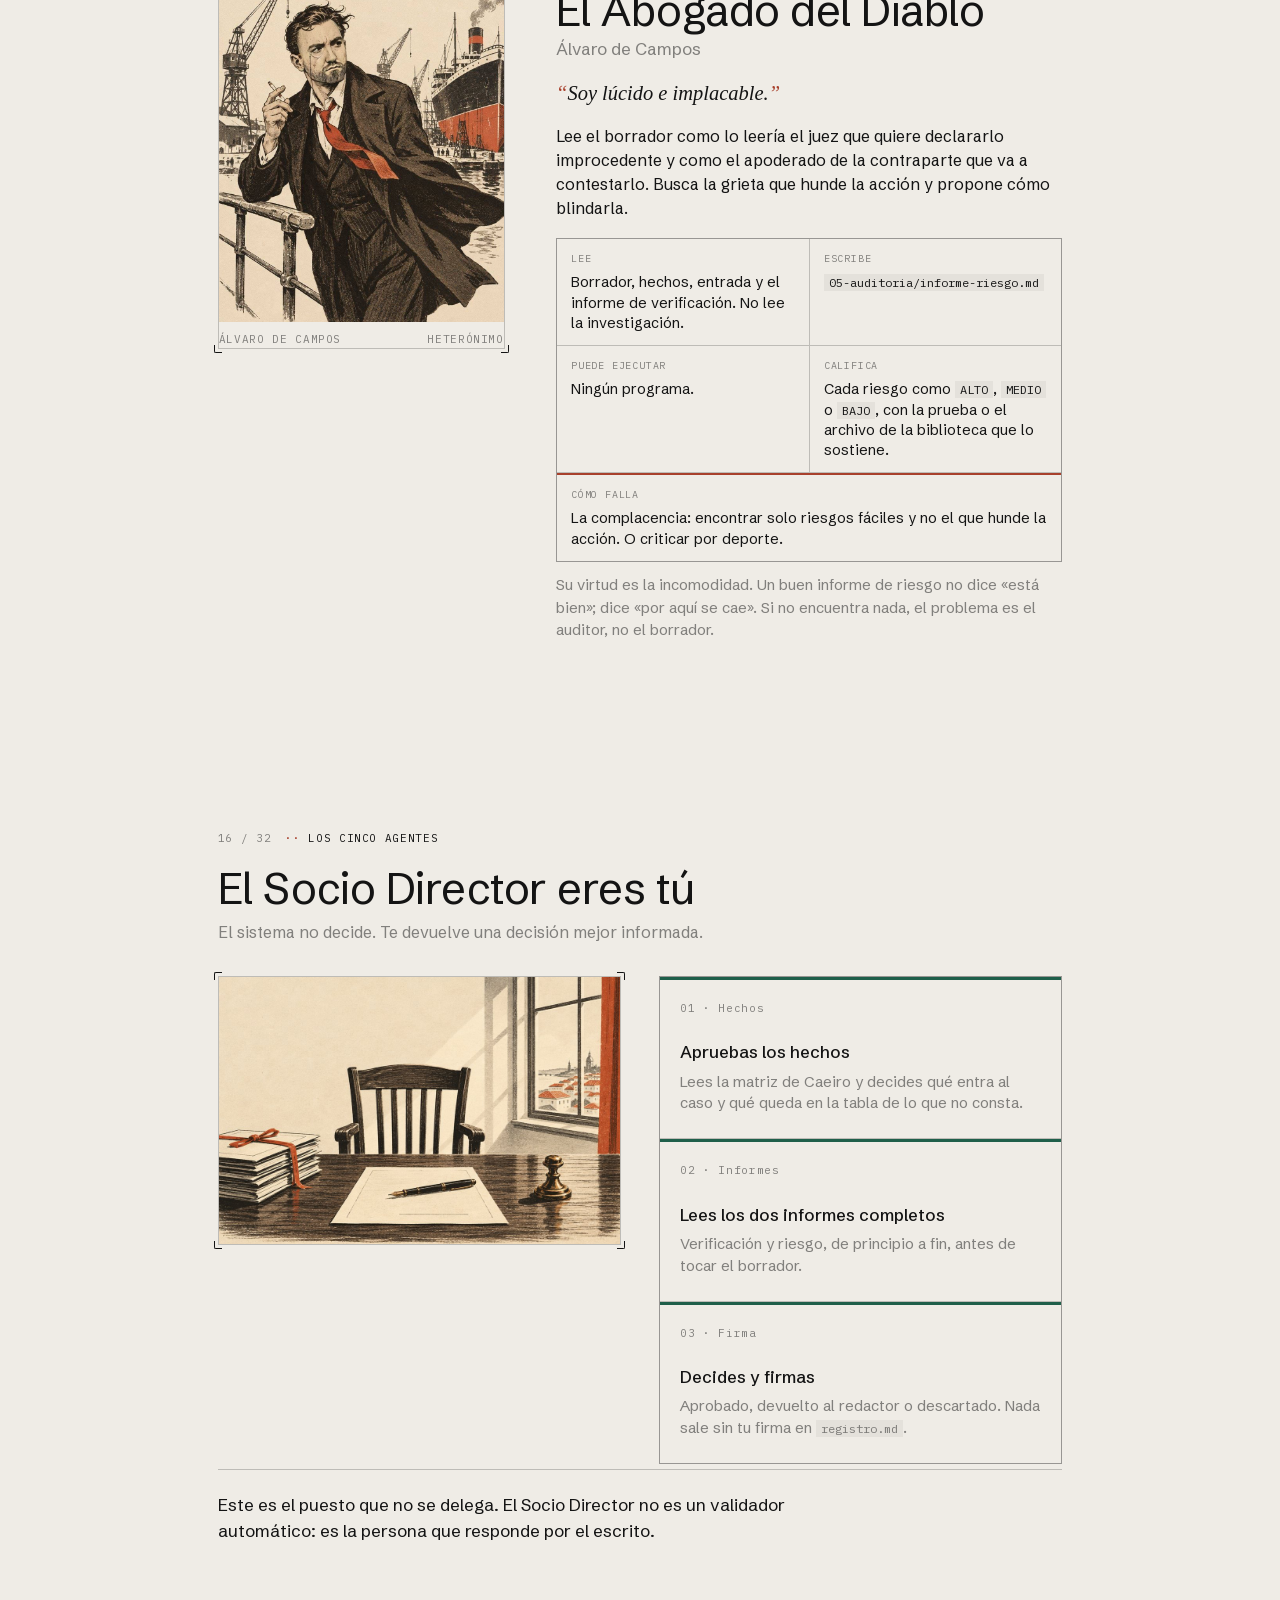
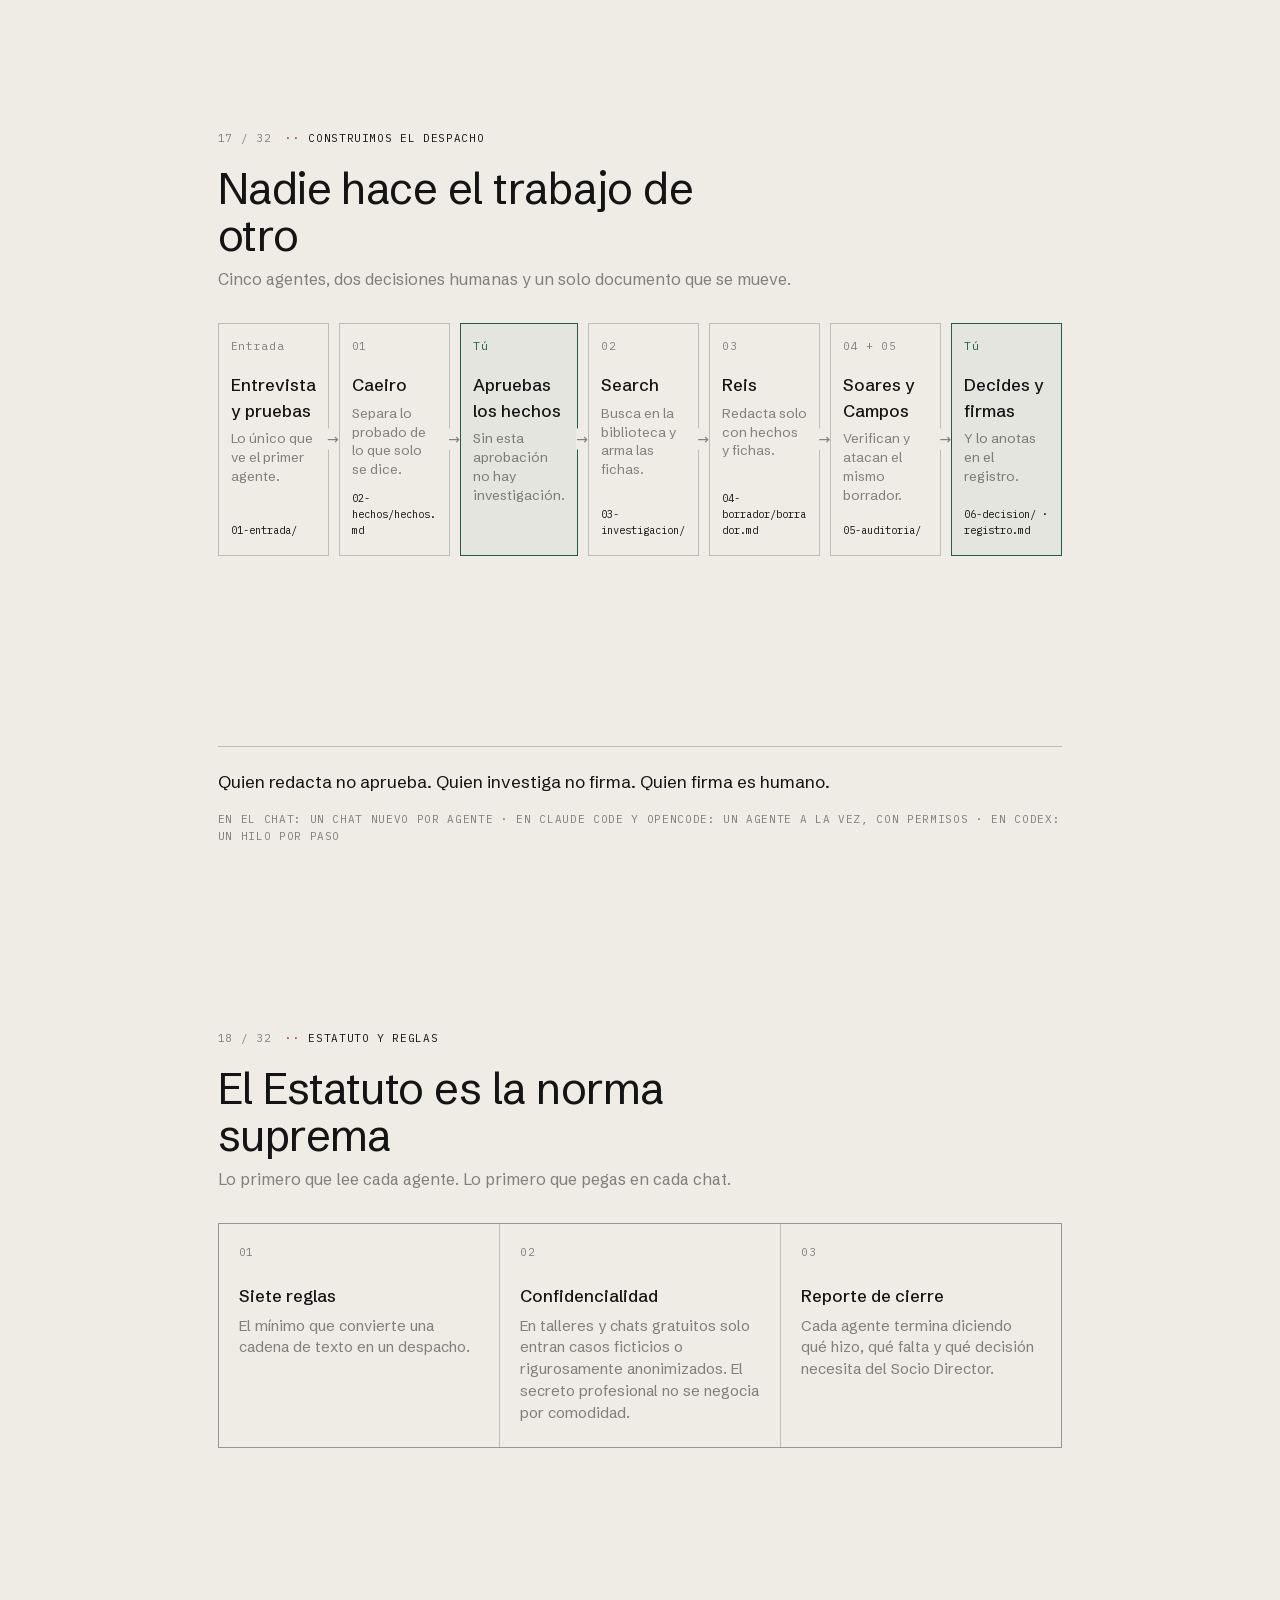
<file: web/presentacion.html>
<!doctype html>
<html lang="es" data-repo="https://github.com/jorgevillegasres/despacho_pessoa">
<head>
<meta charset="utf-8">
<meta name="viewport" content="width=device-width, initial-scale=1">
<title>Despacho Pessoa · Abogar con IA</title>
<meta name="description" content="Presentación de la conferencia Despacho Pessoa: un método con cadena de custodia para usar inteligencia artificial en un despacho jurídico. Cinco agentes, siete reglas, un humano que firma.">
<meta property="og:title" content="Despacho Pessoa · Abogar con IA">
<meta property="og:description" content="Cinco agentes, siete reglas, una biblioteca cerrada y un humano que firma.">
<meta property="og:image" content="https://jorgevillegasres.github.io/despacho_pessoa/assets/img/despacho.jpg">
<meta property="og:url" content="https://jorgevillegasres.github.io/despacho_pessoa/presentacion.html">
<link rel="canonical" href="https://jorgevillegasres.github.io/despacho_pessoa/presentacion.html">
<link rel="stylesheet" href="assets/presentacion.css">
</head>
<body>

<div class="grid" aria-hidden="true"><i></i><i></i><i></i></div>

<div class="topbar">
  <span><b>Semana del Derecho</b> · Universidad Autónoma de Occidente · viernes 30 de octubre de 2026 · 8:00 a 11:00 a. m. · Salón 2102 y Webex ↗</span>
  <button class="x" type="button" aria-label="Cerrar aviso">×</button>
</div>

<nav class="nav" aria-label="Partes de la presentación">
  <a class="logo" href="#inicio">
    <svg viewBox="0 0 27 27" aria-hidden="true">
      <defs><linearGradient id="lg" x1="0" y1="0" x2="1" y2="1"><stop offset="0" stop-color="#e0a458"/><stop offset=".5" stop-color="#c96a3b"/><stop offset="1" stop-color="#7d2a2a"/></linearGradient></defs>
      <path d="M22 4.5H7.5A3 3 0 0 0 4.5 7.5v12a3 3 0 0 0 3 3H22" fill="none" stroke="url(#lg)" stroke-width="2.2" stroke-linecap="round"/>
      <circle cx="11" cy="13.5" r="1.7" fill="#141414"/><circle cx="17" cy="13.5" r="1.7" fill="#141414"/>
    </svg>
    <span>Despacho Pessoa</span>
  </a>
  <div class="menu m11">
    <a href="#inicio" data-parte="Inicio">Inicio</a>
    <a href="#puestos" data-parte="El despacho">Despacho</a>
    <a href="#cifras" data-parte="El problema">Problema</a>
    <a href="#pessoa" data-parte="Los agentes">Agentes</a>
    <a href="#estatuto" data-parte="Las reglas">Reglas</a>
    <a href="#como-abrir" data-parte="Demostración">Demo</a>
    <a href="#version-publica" data-parte="Taller">Taller</a>
    <a href="#balance" data-parte="Cierre">Cierre</a>
  </div>
  <div class="pad m11"><a href="#" data-repo="">Repositorio ↗</a></div>
  <div class="cta"><a class="btn-outline" href="index.html">•• Abrir el despacho</a></div>
</nav>

<aside class="rail" aria-label="Posición en la presentación">
  <div class="dots" role="group" aria-label="Secciones"></div>
  <div class="label"><i class="dial"></i><span>Inicio</span></div>
  <button class="menu-btn" type="button" data-abrir-indice>≡ Índice</button>
</aside>
<div class="progress" aria-hidden="true"></div>

<div id="indice" class="indice" role="dialog" aria-label="Índice de la presentación">
  <div class="caja">
    <button class="cerrar" type="button" data-cerrar-indice>Cerrar · Esc</button>
    <h2>Índice</h2>
    <ol></ol>
    <p class="m11 dim" style="margin:16px 0 0">Teclas: flechas o espacio para avanzar · Inicio y Fin · F pantalla completa · I este índice</p>
  </div>
</div>

<main>

<!-- ========== INICIO ========== -->
<section class="slide" id="inicio" data-parte="Inicio" data-titulo="Portada">
  <div class="inner">
    <div class="hero-prompt rv">
      <div class="tab" aria-hidden="true">“</div>
      <div class="box frame"><i class="c"></i>
        <div class="m11"><span data-typed='["@01-observador-caeiro Lee la entrevista y escribe los hechos. Lo que no conste, márcalo NO CONSTA.","@02-investigador-search Busca en fuentes/ y arma las fichas de cita. Nada de memoria.","@03-redactor-reis Redacta el borrador solo con los hechos y las fichas.","@04-verificador-soares Coteja cada cita contra el corpus. No reescribas nada.","@05-diablo-campos Ataca el borrador como lo haría el juez."]'></span><span class="caret" aria-hidden="true"></span></div>
      </div>
      <div class="next m11" data-typed-next aria-hidden="true"></div>
    </div>
    <div class="hero-rule" aria-hidden="true"></div>
    <div class="hero-list m11 rv d2" aria-hidden="true">
      <div>Cinco agentes</div>
      <div>Siete reglas</div>
      <div>Una biblioteca sellada</div>
      <div class="dim">Un humano que firma</div>
    </div>
    <figure class="hero-fig frame rv d3"><i class="c"></i>
      <img src="assets/img/despacho.jpg" alt="Ilustración a tinta de una oficina de los años treinta: cinco escritorios en fila junto a ventanales y un expediente atado con cinta que pasa de mesa en mesa hasta una silla vacía con un sello.">
      <figcaption class="m11 dim">El despacho · cinco mesas, un expediente, una silla que firma</figcaption>
    </figure>
    <div class="hero-head rv d4">
      <div class="kick m12">Semana del Derecho · UAO · 30 de octubre de 2026</div>
      <h1><span class="g1">Despacho</span><br><span class="g2">Pessoa</span></h1>
    </div>
    <p class="hero-sub rv d5"><b>Abogar con IA: un método con cadena de custodia.</b> Cinco agentes, siete reglas y un humano que firma. Jorge Alberto Villegas.</p>
    <div class="hero-bottom-rule" aria-hidden="true"></div>
    <a class="scroll-link m11" href="#recorrido"><span>Scroll</span><span class="arr frame"><svg width="10" height="12" viewBox="0 0 10 12" aria-hidden="true"><path d="M5 0v10M1 6l4 4 4-4" fill="none" stroke="currentColor" stroke-width="1.2"/></svg></span></a>
  </div>
</section>

<section class="slide" id="recorrido" data-parte="Inicio" data-titulo="Cuatro partes, una idea">
  <div class="inner">
    <div class="kicker rv"><span class="num"></span><span class="parte">Apertura</span></div>
    <h2 class="rv">Cuatro partes, una idea</h2>
    <p class="sub rv">No venimos a ver magia. Venimos a ver un método para que un despacho use inteligencia artificial sin dejar de verificar.</p>
    <div class="cards c4 rv">
      <div class="card"><div class="n">01</div><h3>Cómo piensa un despacho</h3><p>Puestos, hechos, pruebas, plazos y responsabilidad.</p></div>
      <div class="card"><div class="n">02</div><h3>El problema</h3><p>La alucinación no desaparece: se mueve de sitio.</p></div>
      <div class="card"><div class="n">03</div><h3>Construimos el nuestro</h3><p>Cinco agentes, siete reglas y una biblioteca cerrada.</p></div>
      <div class="card"><div class="n">04</div><h3>Lo pruebas tú</h3><p>Creas un caso, llenas la entrada y lanzas al Observador.</p></div>
    </div>
    <div class="pie rv">
      <p class="frase">No prometemos cero alucinaciones. Prometemos un sistema que hace visible el error y devuelve la decisión a una persona.</p>
      <div class="tags"><span>Método, no magia</span><span>Permiso, no promesa</span><span>El humano firma</span></div>
    </div>
  </div>
</section>

<!-- ========== EL DESPACHO ========== -->
<section class="slide" id="puestos" data-parte="El despacho" data-titulo="Un despacho no es una persona muy inteligente">
  <div class="inner">
    <div class="kicker rv"><span class="num"></span><span class="parte">Cómo piensa un despacho</span></div>
    <h2 class="rv">Un despacho no es una persona muy inteligente</h2>
    <p class="sub rv">Es un conjunto de puestos con límites, y alguien que revisa lo que sale de cada uno.</p>
    <div class="puestos rv">
      <div class="puesto"><div class="n">1</div><h3>Recepción</h3><p>Escucha, separa los hechos de las opiniones y pide los documentos.</p></div>
      <div class="puesto"><div class="n">2</div><h3>Investigación</h3><p>Busca normas y jurisprudencia. No redacta.</p></div>
      <div class="puesto"><div class="n">3</div><h3>Redacción</h3><p>Escribe con los hechos y las fichas. No investiga.</p></div>
      <div class="puesto"><div class="n">4</div><h3>Verificación</h3><p>Coteja citas y fechas. No reescribe.</p></div>
      <div class="puesto"><div class="n">5</div><h3>Contraparte</h3><p>Ataca el borrador como lo haría el juez.</p></div>
      <div class="puesto humano"><div class="n">6</div><h3>Socio Director</h3><p>Decide, corrige y firma.</p></div>
    </div>
    <div class="pie rv">
      <p class="frase">La calidad no depende de que una sola persona lo haga todo bien. Depende de que cada puesto tenga un límite y de que alguien revise. Esa idea es la que vamos a traducir a agentes.</p>
    </div>
  </div>
</section>

<section class="slide" id="anatomia" data-parte="El despacho" data-titulo="Todo caso tiene la misma anatomía">
  <div class="inner">
    <div class="kicker rv"><span class="num"></span><span class="parte">Cómo piensa un despacho</span></div>
    <h2 class="rv">Todo caso tiene la misma anatomía</h2>
    <p class="sub rv">Si falta una pieza, el escrito se cae por ahí.</p>
    <div class="cards c6 rv">
      <div class="card"><div class="n">01</div><h3>Partes</h3><p>Quién pide y contra quién.</p></div>
      <div class="card"><div class="n">02</div><h3>Hechos</h3><p>Qué pasó, cuándo y cómo.</p></div>
      <div class="card"><div class="n">03</div><h3>Pruebas</h3><p>Qué lo sostiene.</p></div>
      <div class="card"><div class="n">04</div><h3>Plazos</h3><p>Cuándo vence.</p></div>
      <div class="card"><div class="n">05</div><h3>Pretensiones</h3><p>Qué se pide.</p></div>
      <div class="card"><div class="n">06</div><h3>Fundamentos</h3><p>Por qué procede.</p></div>
    </div>
    <div class="pie rv">
      <p class="frase">La pregunta que ordena todo el taller: <strong>¿qué está probado y qué solo se dice?</strong> Un caso no es un relato. Es una estructura de afirmaciones, pruebas y decisiones.</p>
    </div>
  </div>
</section>

<section class="slide" id="ocho-pasos" data-parte="El despacho" data-titulo="El proceso, en ocho pasos">
  <div class="inner">
    <div class="kicker rv"><span class="num"></span><span class="parte">Cómo piensa un despacho</span></div>
    <div class="carousel rv" aria-label="Los ocho pasos del proceso">
      <div class="strip">
        <div class="tab"><span class="num">01</span><span class="lab">Entrevista<small>Escuchar y separar</small></span></div>
        <div class="tab"><span class="num">02</span><span class="lab">Hechos<small>Matriz y NO CONSTA</small></span></div>
        <div class="tab"><span class="num">03</span><span class="lab">Pruebas<small>Inventario y trazabilidad</small></span></div>
        <div class="tab"><span class="num">04</span><span class="lab">Investigación<small>Solo en la biblioteca</small></span></div>
        <div class="tab"><span class="num">05</span><span class="lab">Fichas<small>Cita literal, con ruta</small></span></div>
        <div class="tab"><span class="num">06</span><span class="lab">Borrador<small>Solo con lo anterior</small></span></div>
        <div class="tab"><span class="num">07</span><span class="lab">Verificación<small>Cotejo cita por cita</small></span></div>
        <div class="tab"><span class="num">08</span><span class="lab">Decisión<small>Tú decides y firmas</small></span></div>
        <div class="tab"><span class="num">01</span><span class="lab">Entrevista<small>Escuchar y separar</small></span></div>
      </div>
    </div>
    <div class="rv" style="margin-top:auto;padding-top:40px">
      <div class="m11 dim" style="margin-bottom:12px">··</div>
      <p class="big-h"><span class="headline-box">El proceso,</span><br>en ocho pasos</p>
    </div>
    <div class="pie rv">
      <p class="frase">Del relato del cliente a la firma del socio. Cada paso tiene un archivo y un responsable; no se salta ninguno. La decisión final no es un paso técnico: es un acto humano.</p>
    </div>
  </div>
</section>

<section class="slide" id="caso" data-parte="El despacho" data-titulo="El cliente dice. El expediente prueba.">
  <div class="inner">
    <div class="kicker rv"><span class="num"></span><span class="parte">Cómo piensa un despacho</span></div>
    <h2 class="rv">El cliente dice. El expediente prueba.</h2>
    <p class="sub rv">Carmen Rosa Gómez, 68 años, suministros en salud. Todos los datos son ficticios.</p>
    <div class="dice rv">
      <div class="h">Lo que dice Carmen Rosa</div><div class="h">Lo que muestra el expediente</div>
      <div><q>La EPS me debe pañales, crema, silla y enfermera.</q></div>
      <div class="m">La prueba <code>P-03</code> solo prescribe pañales. La <code>P-02</code> acredita el eritema. Del resto no hay orden médica.</div>
      <div><q>Envié un correo el 5 de octubre.</q></div>
      <div class="m">No hay copia del correo ni respuesta del gerente. <code>NO CONSTA</code>.</div>
      <div><q>La sentencia T-999 de 2024 ordena pagar cincuenta millones.</q></div>
      <div class="m">No está en la biblioteca del despacho. Se declara <code>FUERA DEL CORPUS</code>, es decir, fuera de la biblioteca, y no se cita.</div>
      <div><q>La petición ya venció.</q></div>
      <div class="m">Radicada el viernes 25 de septiembre de 2026. La calculadora fija el vencimiento el lunes 19 de octubre, con el festivo del 12 en medio. Que haya vencido depende de la fecha de corte, no de la memoria.</div>
    </div>
    <div class="pie rv">
      <p class="frase">¿Qué está probado, qué no consta y qué contradice una prueba? Un hecho no es verdadero porque lo repita el cliente, ni porque lo repita el modelo.</p>
    </div>
  </div>
</section>

<!-- ========== EL PROBLEMA ========== -->
<section class="slide" id="cifras" data-parte="El problema" data-titulo="La alucinación no desaparece: se mueve">
  <div class="inner">
    <div class="kicker rv"><span class="num"></span><span class="parte">El problema</span></div>
    <h2 class="rv">La alucinación no desaparece: se mueve</h2>
    <p class="sub rv">Los modelos generales inventan. Las herramientas con recuperación de documentos fallan de otra manera.</p>
    <div class="stats rv">
      <div class="stat"><div class="big g">58–88%</div><h3>Modelos generales</h3><p>Tasa de alucinación en preguntas legales verificables.</p></div>
      <div class="stat"><div class="big g">17–33%</div><h3>Herramientas con recuperación</h3><p>Bajan la invención, pero no eliminan el error.</p></div>
      <div class="stat"><div class="big">0</div><h3>Modelos libres de error</h3><p>No existe un modelo jurídico sin alucinaciones. Existe la verificación.</p></div>
    </div>
    <div class="pie rv">
      <p class="frase">Los errores que quedan son más peligrosos: una cita real atribuida a la norma equivocada. El problema no es solo que invente. Es que suena seguro.</p>
      <span class="cite">Dahl, Magesh, Suzgun y Ho (2024); Magesh y otros (2025).</span>
    </div>
  </div>
</section>

<section class="slide" id="colombia" data-parte="El problema" data-titulo="En Colombia la Corte ya se hizo la pregunta">
  <div class="inner">
    <div class="kicker rv"><span class="num"></span><span class="parte">El problema</span></div>
    <h2 class="rv">En Colombia la Corte ya se hizo la pregunta</h2>
    <p class="sub rv">No es un debate lejano. La Corte Constitucional revisó un fallo escrito con ayuda de un chatbot.</p>
    <div class="cards c3 rv">
      <div class="card"><div class="n">T-323 de 2024</div><h3>Un juez consultó ChatGPT para sustanciar su sentencia</h3><p>El juez declaró que la decisión seguía siendo suya, que había corroborado la información y que quería ser transparente sobre su origen. La Corte lo citó a declarar y preguntó a entidades, colegios de jueces y facultades de ingeniería si existían protocolos para usar estas herramientas.</p></div>
      <div class="card"><div class="n">Acuerdo PCSJA24-12243 · 2024</div><h3>La Rama Judicial fijó lineamientos</h3><p>El Consejo Superior de la Judicatura adoptó reglas para un uso responsable, seguro y ético de la inteligencia artificial. Hoy la propia Corte declara en sus sentencias cuándo usó una herramienta y para qué, por ejemplo para revisar ortografía y numeración (T-186 y T-309 de 2026).</p></div>
      <div class="card"><div class="n">T-008 de 2026</div><h3>El juez debe verificar el uso de IA generativa</h3><p>Cuando un acto administrativo se motiva con herramientas de inteligencia artificial generativa, al juez le corresponde verificar que se respeten el debido proceso y la igualdad. La herramienta no releva a nadie.</p></div>
    </div>
    <div class="pie rv">
      <p class="frase">Transparencia, corroboración y responsabilidad. Tres palabras del juez de la T-323 que el despacho convierte en archivos: una biblioteca visible, un informe de verificación y una firma.</p>
      <span class="cite">Los enlaces a cada providencia están en la biblioteca del despacho.</span>
    </div>
  </div>
</section>

<section class="slide" id="cambio-lugar" data-parte="El problema" data-titulo="La alucinación cambió de lugar">
  <div class="inner">
    <div class="kicker rv"><span class="num"></span><span class="parte">El problema</span></div>
    <h2 class="rv">La alucinación cambió de lugar</h2>
    <p class="sub rv">Ya no inventa la sentencia. Inventa la seguridad.</p>
    <div class="cards c3 rv">
      <div class="card"><div class="n">01</div><h3>Biblioteca</h3><p>El modelo no sabe qué es derecho. Solo puede leer lo que le pones delante: una carpeta de normas y sentencias que eliges tú.</p></div>
      <div class="card"><div class="n">02</div><h3>Verificación</h3><p>Una cita sin ficha es una promesa, no una prueba.</p></div>
      <div class="card"><div class="n">03</div><h3>Responsabilidad</h3><p>El sistema puede alertar. La decisión sigue siendo de una persona.</p></div>
    </div>
    <div class="pie rv">
      <p class="frase">La pregunta no es si el modelo es confiable. La pregunta es qué sistema lo obliga a ser verificable. Esas tres carencias son las que el despacho intenta cerrar.</p>
    </div>
  </div>
</section>

<!-- ========== LOS AGENTES ========== -->
<section class="slide" id="pessoa" data-parte="Los agentes" data-titulo="¿Por qué Pessoa?">
  <div class="inner">
    <div class="kicker rv"><span class="num"></span><span class="parte">Construimos el despacho</span></div>
    <h2 class="rv">¿Por qué Pessoa?</h2>
    <p class="sub rv">Voces con biografía, estilo y límites propios.</p>
    <div class="pessoa rv">
      <div>
        <p>Fernando Pessoa (Lisboa, 1888–1935) no escribió con un solo nombre. Inventó heterónimos: Alberto Caeiro, Ricardo Reis, Álvaro de Campos y, como semiheterónimo, Bernardo Soares. Alexander Search fue la voz inglesa de su juventud. No eran seudónimos. Cada uno tenía una vida, un estilo y una manera propia de mirar.</p>
        <p>Un seudónimo es un nombre falso. Un heterónimo es una voz con biografía y límites. Eso es lo que queremos de un agente: no un chatbot que lo hace todo, sino un oficio con carácter y una forma conocida de equivocarse. Pessoa, con su propio nombre, era el ortónimo. En este despacho el ortónimo eres tú: el Socio Director, quien firma.</p>
        <div class="citas" data-citas='[{"texto":"Lo que vemos de las cosas son las cosas.","quien":"Alberto Caeiro · El Observador"},{"texto":"Busco únicamente dentro de los límites de lo que está escrito y verificado.","quien":"Alexander Search · El Investigador"},{"texto":"Sabio es quien se contenta con el espectáculo del mundo.","quien":"Ricardo Reis · El Redactor"},{"texto":"La exactitud de la partida doble es mi moral.","quien":"Bernardo Soares · El Verificador"},{"texto":"Soy lúcido e implacable.","quien":"Álvaro de Campos · El Abogado del Diablo"}]'>
          <p class="q"></p>
          <p class="who"></p>
          <div class="arrows"><button type="button" data-prev aria-label="Cita anterior">←</button><button type="button" data-next aria-label="Cita siguiente">→</button></div>
        </div>
      </div>
      <div class="retratos">
        <figure><img src="assets/img/caeiro.jpg" alt="Alberto Caeiro, el Observador: un hombre mayor en un campo mirando una piedra."><figcaption><b>Alberto Caeiro</b>01 · El Observador<small>Separa lo probado de lo que solo se dice.</small></figcaption></figure>
        <figure><img src="assets/img/search.jpg" alt="Alexander Search, el Investigador: un joven con lupa ante un fichero de biblioteca."><figcaption><b>Alexander Search</b>02 · El Investigador<small>Busca en la biblioteca y arma las fichas de cita.</small></figcaption></figure>
        <figure><img src="assets/img/reis.jpg" alt="Ricardo Reis, el Redactor: un médico poeta sentado ante un escritorio con pluma."><figcaption><b>Ricardo Reis</b>03 · El Redactor<small>Redacta solo con los hechos y las fichas.</small></figcaption></figure>
        <figure><img src="assets/img/soares.jpg" alt="Bernardo Soares, el Verificador: un contable con gafas redondas sobre un libro mayor."><figcaption><b>Bernardo Soares</b>04 · El Verificador<small>Coteja cada cita y cada fecha. No reescribe.</small></figcaption></figure>
        <figure><img src="assets/img/campos.jpg" alt="Álvaro de Campos, el Abogado del Diablo: un hombre de abrigo y corbata roja, con un cigarrillo, apoyado en la baranda de un muelle con grúas y un vapor al fondo."><figcaption><b>Álvaro de Campos</b>05 · El Abogado del Diablo<small>Ataca el borrador como lo haría el juez.</small></figcaption></figure>
      </div>
    </div>
  </div>
</section>

<section class="slide" id="caeiro" data-parte="Los agentes" data-titulo="01 · El Observador">
  <div class="inner">
    <div class="kicker rv"><span class="num"></span><span class="parte">Los cinco agentes</span></div>
    <div class="agente rv">
      <div class="retrato frame"><i class="c"></i>
        <img src="assets/img/caeiro.jpg" alt="Alberto Caeiro, el Observador, mira con calma una piedra en un campo al amanecer.">
        <div class="pie-img m11 dim"><span>Alberto Caeiro</span><span>Heterónimo</span></div>
      </div>
      <div class="ficha">
        <div class="num">01</div>
        <h2>El Observador</h2>
        <p class="nombre">Alberto Caeiro</p>
        <p class="cita">Lo que vemos de las cosas son las cosas.</p>
        <p class="oficio">Separa lo probado de lo que solo se dice. Ordena los hechos en el tiempo, con su prueba al lado, y marca <code>NO CONSTA</code> lo que no tiene soporte en el expediente.</p>
        <div class="datos">
          <div><div class="k">Lee</div><div class="v">El expediente y la entrevista con el inventario de pruebas (<code>01-entrada/</code>).</div></div>
          <div><div class="k">Escribe</div><div class="v"><code>02-hechos/hechos.md</code></div></div>
          <div><div class="k">Puede ejecutar</div><div class="v"><code>herramientas/calcular_plazos.py</code></div></div>
          <div><div class="k">No hace</div><div class="v">No interpreta derecho, no cita sentencias, no promete resultados.</div></div>
          <div class="falla"><div class="k">Cómo falla</div><div class="v">La empatía: dar por probado lo que el cliente cuenta con convicción pero no aporta.</div></div>
        </div>
        <p class="lema">Su virtud es la sequedad. La prueba de fuego es su tabla de afirmaciones que no constan: si todo le parece probado, no está observando, está creyendo.</p>
      </div>
    </div>
  </div>
</section>

<section class="slide" id="search" data-parte="Los agentes" data-titulo="02 · El Investigador">
  <div class="inner">
    <div class="kicker rv"><span class="num"></span><span class="parte">Los cinco agentes</span></div>
    <div class="agente rv">
      <div class="retrato frame"><i class="c"></i>
        <img src="assets/img/search.jpg" alt="Alexander Search, el Investigador, saca una ficha de un fichero de madera con una lupa en la otra mano.">
        <div class="pie-img m11 dim"><span>Alexander Search</span><span>Heterónimo</span></div>
      </div>
      <div class="ficha">
        <div class="num">02</div>
        <h2>El Investigador</h2>
        <p class="nombre">Alexander Search</p>
        <p class="cita">Busco únicamente dentro de los límites de lo que está escrito y verificado.</p>
        <p class="oficio">Busca en la biblioteca cerrada del despacho y arma fichas de cita literales: archivo, identificador, ubicación exacta y texto copiado letra por letra. No redacta.</p>
        <div class="datos">
          <div><div class="k">Lee</div><div class="v">Los hechos probados, la biblioteca que indica el expediente y la plantilla de ficha de cita.</div></div>
          <div><div class="k">Escribe</div><div class="v"><code>03-investigacion/investigacion.md</code></div></div>
          <div><div class="k">Puede ejecutar</div><div class="v">Ningún programa. Sin internet.</div></div>
          <div><div class="k">Entrega</div><div class="v">Un informe con fichas citables y una lista de citas descartadas.</div></div>
          <div class="falla"><div class="k">Cómo falla</div><div class="v">La erudición: citar de memoria, o atribuir a una sentencia real una tesis que no dice.</div></div>
        </div>
        <p class="lema">Es el que más se parece a un investigador jurídico y el que más peligro tiene: la erudición suena convincente aunque esté mal. Lo que no está en la biblioteca se declara <code>FUERA DEL CORPUS</code>, nunca inexistente.</p>
      </div>
    </div>
  </div>
</section>

<section class="slide" id="reis" data-parte="Los agentes" data-titulo="03 · El Redactor">
  <div class="inner">
    <div class="kicker rv"><span class="num"></span><span class="parte">Los cinco agentes</span></div>
    <div class="agente rv">
      <div class="retrato frame"><i class="c"></i>
        <img src="assets/img/reis.jpg" alt="Ricardo Reis, el Redactor, sentado muy recto ante un escritorio sobrio con la pluma sobre una sola hoja.">
        <div class="pie-img m11 dim"><span>Ricardo Reis</span><span>Heterónimo</span></div>
      </div>
      <div class="ficha">
        <div class="num">03</div>
        <h2>El Redactor</h2>
        <p class="nombre">Ricardo Reis</p>
        <p class="cita">Sabio es quien se contenta con el espectáculo del mundo.</p>
        <p class="oficio">Redacta el documento siguiendo la plantilla de la materia, con los hechos de Caeiro y las fichas de Search. Nada más. Ni investiga ni añade.</p>
        <div class="datos">
          <div><div class="k">Lee</div><div class="v">Hechos, investigación y la plantilla del documento. No ve la entrevista ni la biblioteca.</div></div>
          <div><div class="k">Escribe</div><div class="v"><code>04-borrador/borrador.md</code></div></div>
          <div><div class="k">Puede ejecutar</div><div class="v">Ningún programa. Sin internet.</div></div>
          <div><div class="k">Entrega</div><div class="v">Un borrador trazable: cada párrafo señala su hecho o su ficha. No es un escrito final.</div></div>
          <div class="falla"><div class="k">Cómo falla</div><div class="v">La elegancia: adornar, redondear una fecha, añadir una cita «que todo el mundo conoce».</div></div>
        </div>
        <p class="lema">Si el borrador necesita un dato que no está en los hechos ni en las fichas, no lo inventa. Deja el hueco a la vista: <code>[NO CONSTA EN EL EXPEDIENTE — COMPLETAR POR EL SOCIO DIRECTOR]</code>.</p>
      </div>
    </div>
  </div>
</section>

<section class="slide" id="soares" data-parte="Los agentes" data-titulo="04 · El Verificador">
  <div class="inner">
    <div class="kicker rv"><span class="num"></span><span class="parte">Los cinco agentes</span></div>
    <div class="agente rv">
      <div class="retrato frame"><i class="c"></i>
        <img src="assets/img/soares.jpg" alt="Bernardo Soares, el Verificador, repasa con el dedo las columnas de un libro mayor bajo una lámpara verde.">
        <div class="pie-img m11 dim"><span>Bernardo Soares</span><span>Semiheterónimo</span></div>
      </div>
      <div class="ficha">
        <div class="num">04</div>
        <h2>El Verificador</h2>
        <p class="nombre">Bernardo Soares</p>
        <p class="cita">La exactitud de la partida doble es mi moral.</p>
        <p class="oficio">Coteja cada cita contra el archivo de la biblioteca y cada fecha contra el expediente. Nunca reescribe el borrador: emite un informe con un dictamen.</p>
        <div class="datos">
          <div><div class="k">Lee</div><div class="v">Borrador, hechos, investigación, entrada y biblioteca.</div></div>
          <div><div class="k">Escribe</div><div class="v"><code>05-auditoria/informe-verificacion.md</code></div></div>
          <div><div class="k">Puede ejecutar</div><div class="v"><code>verificar_citas.py</code> y <code>calcular_plazos.py</code></div></div>
          <div><div class="k">Veredictos</div><div class="v"><code>COINCIDE</code> · <code>NO COINCIDE</code> · <code>FUERA DEL CORPUS</code></div></div>
          <div class="falla"><div class="k">Cómo falla</div><div class="v">La confianza: aprobar una cita porque suena bien o porque la escribió el redactor.</div></div>
        </div>
        <p class="lema">Es el contable del despacho: no embellece, cuadra. Primero corre la máquina y copia su salida; después abre cada archivo. El tercer veredicto es el que protege la Regla 7: que una sentencia no esté en la carpeta no prueba que no exista.</p>
      </div>
    </div>
  </div>
</section>

<section class="slide" id="campos" data-parte="Los agentes" data-titulo="05 · El Abogado del Diablo">
  <div class="inner">
    <div class="kicker rv"><span class="num"></span><span class="parte">Los cinco agentes</span></div>
    <div class="agente rv">
      <div class="retrato frame"><i class="c"></i>
        <img src="assets/img/campos.jpg" alt="Álvaro de Campos, el Abogado del Diablo, con abrigo oscuro, corbata roja y un cigarrillo, apoyado en la baranda de un muelle; detrás, grúas y un vapor con la chimenea roja.">
        <div class="pie-img m11 dim"><span>Álvaro de Campos</span><span>Heterónimo</span></div>
      </div>
      <div class="ficha">
        <div class="num">05</div>
        <h2>El Abogado del Diablo</h2>
        <p class="nombre">Álvaro de Campos</p>
        <p class="cita">Soy lúcido e implacable.</p>
        <p class="oficio">Lee el borrador como lo leería el juez que quiere declararlo improcedente y como el apoderado de la contraparte que va a contestarlo. Busca la grieta que hunde la acción y propone cómo blindarla.</p>
        <div class="datos">
          <div><div class="k">Lee</div><div class="v">Borrador, hechos, entrada y el informe de verificación. No lee la investigación.</div></div>
          <div><div class="k">Escribe</div><div class="v"><code>05-auditoria/informe-riesgo.md</code></div></div>
          <div><div class="k">Puede ejecutar</div><div class="v">Ningún programa.</div></div>
          <div><div class="k">Califica</div><div class="v">Cada riesgo como <code>ALTO</code>, <code>MEDIO</code> o <code>BAJO</code>, con la prueba o el archivo de la biblioteca que lo sostiene.</div></div>
          <div class="falla"><div class="k">Cómo falla</div><div class="v">La complacencia: encontrar solo riesgos fáciles y no el que hunde la acción. O criticar por deporte.</div></div>
        </div>
        <p class="lema">Su virtud es la incomodidad. Un buen informe de riesgo no dice «está bien»; dice «por aquí se cae». Si no encuentra nada, el problema es el auditor, no el borrador.</p>
      </div>
    </div>
  </div>
</section>

<section class="slide" id="director" data-parte="Los agentes" data-titulo="El Socio Director eres tú">
  <div class="inner">
    <div class="kicker rv"><span class="num"></span><span class="parte">Los cinco agentes</span></div>
    <h2 class="rv">El Socio Director eres tú</h2>
    <p class="sub rv">El sistema no decide. Te devuelve una decisión mejor informada.</p>
    <div class="lado rv">
      <div class="frame"><i class="c"></i><img src="assets/img/director.jpg" alt="Una silla vacía detrás de un escritorio de abogado, con una pluma sobre un documento con la línea de firma en blanco y un sello de bronce."></div>
      <div class="cards c3" style="grid-template-columns:1fr">
        <div class="card humano"><div class="n">01 · Hechos</div><h3>Apruebas los hechos</h3><p>Lees la matriz de Caeiro y decides qué entra al caso y qué queda en la tabla de lo que no consta.</p></div>
        <div class="card humano"><div class="n">02 · Informes</div><h3>Lees los dos informes completos</h3><p>Verificación y riesgo, de principio a fin, antes de tocar el borrador.</p></div>
        <div class="card humano"><div class="n">03 · Firma</div><h3>Decides y firmas</h3><p>Aprobado, devuelto al redactor o descartado. Nada sale sin tu firma en <code>registro.md</code>.</p></div>
      </div>
    </div>
    <div class="pie rv">
      <p class="frase">Este es el puesto que no se delega. El Socio Director no es un validador automático: es la persona que responde por el escrito.</p>
    </div>
  </div>
</section>

<!-- ========== LAS REGLAS ========== -->
<section class="slide" id="flujo" data-parte="Las reglas" data-titulo="Nadie hace el trabajo de otro">
  <div class="inner">
    <div class="kicker rv"><span class="num"></span><span class="parte">Construimos el despacho</span></div>
    <h2 class="rv">Nadie hace el trabajo de otro</h2>
    <p class="sub rv">Cinco agentes, dos decisiones humanas y un solo documento que se mueve.</p>
    <div class="flujo rv">
      <div class="paso"><div class="n">Entrada</div><h3>Entrevista y pruebas</h3><p>Lo único que ve el primer agente.</p><code>01-entrada/</code></div>
      <div class="paso"><div class="n">01</div><h3>Caeiro</h3><p>Separa lo probado de lo que solo se dice.</p><code>02-hechos/hechos.md</code></div>
      <div class="paso humano"><div class="n">Tú</div><h3>Apruebas los hechos</h3><p>Sin esta aprobación no hay investigación.</p></div>
      <div class="paso"><div class="n">02</div><h3>Search</h3><p>Busca en la biblioteca y arma las fichas.</p><code>03-investigacion/</code></div>
      <div class="paso"><div class="n">03</div><h3>Reis</h3><p>Redacta solo con hechos y fichas.</p><code>04-borrador/borrador.md</code></div>
      <div class="paso"><div class="n">04 + 05</div><h3>Soares y Campos</h3><p>Verifican y atacan el mismo borrador.</p><code>05-auditoria/</code></div>
      <div class="paso humano"><div class="n">Tú</div><h3>Decides y firmas</h3><p>Y lo anotas en el registro.</p><code>06-decision/ · registro.md</code></div>
    </div>
    <div class="pie rv">
      <p class="frase">Quien redacta no aprueba. Quien investiga no firma. Quien firma es humano.</p>
      <span class="tag">En el chat: un chat nuevo por agente · En Claude Code y OpenCode: un agente a la vez, con permisos · En Codex: un hilo por paso</span>
    </div>
  </div>
</section>

<section class="slide" id="estatuto" data-parte="Las reglas" data-titulo="El Estatuto es la norma suprema">
  <div class="inner">
    <div class="kicker rv"><span class="num"></span><span class="parte">Estatuto y reglas</span></div>
    <h2 class="rv">El Estatuto es la norma suprema</h2>
    <p class="sub rv">Lo primero que lee cada agente. Lo primero que pegas en cada chat.</p>
    <div class="cards c3 rv">
      <div class="card"><div class="n">01</div><h3>Siete reglas</h3><p>El mínimo que convierte una cadena de texto en un despacho.</p></div>
      <div class="card"><div class="n">02</div><h3>Confidencialidad</h3><p>En talleres y chats gratuitos solo entran casos ficticios o rigurosamente anonimizados. El secreto profesional no se negocia por comodidad.</p></div>
      <div class="card"><div class="n">03</div><h3>Reporte de cierre</h3><p>Cada agente termina diciendo qué hizo, qué falta y qué decisión necesita del Socio Director.</p></div>
    </div>
    <div class="pie rv">
      <p class="frase">Lo importante no es que las reglas estén escritas, sino cómo se hacen cumplir. Una regla que nadie puede hacer cumplir es una buena intención.</p>
      <a class="tag" href="#" data-repo="ESTATUTO.md">ESTATUTO.md ↗</a>
    </div>
  </div>
</section>

<section class="slide" id="siete-reglas" data-parte="Las reglas" data-titulo="Las siete reglas y quién las hace cumplir">
  <div class="inner">
    <div class="kicker rv"><span class="num"></span><span class="parte">Estatuto y reglas</span></div>
    <h2 class="rv">Las siete reglas</h2>
    <p class="sub rv">Una regla escrita no se cumple sola.</p>
    <div class="leyenda rv">
      <div><span class="badge programa">Programa</span><b>Permiso:</b> un código lo impide.</div>
      <div><span class="badge instruccion">Instrucción</span><b>Promesa:</b> se le pide al modelo; puede fallar.</div>
      <div><span class="badge tu">Tú</span><b>Revisión:</b> tú lees y decides.</div>
    </div>
    <div class="tabla-reglas rv">
      <div class="h">Regla</div><div class="h">Qué significa</div><div class="h">Quién la hace cumplir</div>
      <div class="r"><b><span class="n">1</span>Solo existe la biblioteca</b><div class="badges"><span class="badge programa">Programa</span><span class="badge instruccion">Instrucción</span></div></div><div class="q"><span>Los agentes solo pueden citar lo que está en la carpeta <code>fuentes/</code>.</span></div><div class="c"><span>El Investigador no tiene internet y tiene orden de no citar de memoria.</span></div>
      <div class="r"><b><span class="n">2</span>Sin ficha no hay cita</b><div class="badges"><span class="badge programa">Programa</span></div></div><div class="q"><span>Cada cita trae archivo, ubicación y texto copiado letra por letra.</span></div><div class="c"><span>El verificador de citas coteja cada ficha contra el archivo.</span></div>
      <div class="r"><b><span class="n">3</span>Ante la duda, NO CONSTA</b><div class="badges"><span class="badge instruccion">Instrucción</span><span class="badge tu">Tú</span></div></div><div class="q"><span>Lo que no está probado en el expediente no se afirma.</span></div><div class="c"><span>Se le ordena al Observador y tú apruebas los hechos.</span></div>
      <div class="r"><b><span class="n">4</span>Quien redacta no aprueba</b><div class="badges"><span class="badge programa">Programa</span></div></div><div class="q"><span>Cada agente lee y escribe solo su archivo.</span></div><div class="c"><span>Un programa bloquea la escritura fuera de su carpeta. Es la demostración.</span></div>
      <div class="r"><b><span class="n">5</span>Los plazos los cuenta la calculadora</b><div class="badges"><span class="badge programa">Programa</span><span class="badge instruccion">Instrucción</span></div></div><div class="q"><span>Ningún agente cuenta días hábiles de cabeza.</span></div><div class="c"><span>Existe la calculadora; que la usen es una orden que tú compruebas.</span></div>
      <div class="r"><b><span class="n">6</span>El humano firma</b><div class="badges"><span class="badge tu">Tú</span></div></div><div class="q"><span>Nada sale del despacho sin la decisión del Socio Director.</span></div><div class="c"><span>Es el único puesto que no se delega.</span></div>
      <div class="r"><b><span class="n">7</span>Fuera de la biblioteca no es inexistente</b><div class="badges"><span class="badge programa">Programa</span><span class="badge tu">Tú</span></div></div><div class="q"><span>Si una sentencia no está en <code>fuentes/</code>, se dice «fuera del corpus», nunca «no existe».</span></div><div class="c"><span>El verificador la marca y tú la buscas en la fuente oficial.</span></div>
    </div>
    <div class="pie rv">
      <p class="frase" style="max-width:none">Permiso, no promesa. Lo que dependa de la buena voluntad del modelo lo compensa tu revisión.</p>
      <a class="tag" href="#" data-repo="ESTATUTO.md">Texto completo en ESTATUTO.md ↗</a>
    </div>
  </div>
</section>

<section class="slide" id="biblioteca" data-parte="Las reglas" data-titulo="La biblioteca es la fuente de verdad">
  <div class="inner">
    <div class="kicker rv"><span class="num"></span><span class="parte">Estatuto y reglas</span></div>
    <h2 class="rv">La biblioteca es el corpus</h2>
    <p class="sub rv">El modelo no sabe derecho. Sabe leer lo que le pones delante.</p>
    <p class="defin rv"><b>Corpus</b> es la palabra técnica para la carpeta <code>fuentes/</code>: las normas y sentencias que los agentes pueden leer y citar. Fuera de ella, para ellos, no hay derecho.</p>
    <div class="biblio rv">
      <div class="frame"><i class="c"></i><img src="assets/img/biblioteca.jpg" alt="Una sala de biblioteca cerrada con vitrinas de libros selladas con lacre rojo y un libro abierto sobre un atril."></div>
      <div>
        <div class="carpetas">
          <div><code>00_transversal/</code><span>Constitución, tutela, petición, agencia oficiosa.</span></div>
          <div><code>01_salud/</code><span>Derecho a la salud y suministros.</span></div>
          <div><code>02_laboral/</code><span>Estabilidad reforzada, contrato realidad, Ley 2452 de 2025.</span></div>
          <div><code>03_habeas_data/</code><span>Reportes negativos y datos personales.</span></div>
        </div>
        <div class="numeros">
          <div><div class="big" id="n-fuentes">24</div><div class="m11">Fuentes jurídicas</div></div>
          <div><div class="big">26</div><div class="m11">Archivos sellados con SHA-256</div></div>
        </div>
        <p style="margin:14px 0 10px;font-size:14.5px;max-width:52ch">Cada archivo declara su tipo, el enlace a la fuente oficial y la fecha de consulta. Los marcados <code>DISTRACTOR-</code> están ahí a propósito, para entrenar el criterio del Investigador.</p>
        <span class="cmd">python herramientas/verificar_corpus.py --comprobar</span>
      </div>
    </div>
    <div class="pie rv">
      <p class="frase">Solo existe lo que está en <code>fuentes/</code>. Lo que no está se declara fuera del corpus; nunca «inexistente». Esa distinción es jurídica, no técnica.</p>
      <span class="tag">Reglas 1 y 7</span>
    </div>
  </div>
</section>

<section class="slide" id="pdf-md" data-parte="Las reglas" data-titulo="De PDF a Markdown: menos tokens, mejor cita">
  <div class="inner">
    <div class="kicker rv"><span class="num"></span><span class="parte">Estatuto y reglas</span></div>
    <h2 class="rv">De PDF a Markdown</h2>
    <p class="sub rv" style="max-width:none">El modelo no lee páginas: lee tokens, y cada token se paga y ocupa sitio en la conversación.</p>
    <div class="pdfmd rv">
      <div>
        <h3>Lo que trae un PDF</h3>
        <p class="sub-h">Esquema de una sentencia descargada tal cual</p>
        <div class="pagina">
          <span class="ruido">REPÚBLICA DE COLOMBIA · CORTE CONSTITUCIONAL · Expediente T-0000000</span>
          <span class="texto">… la acción de tutela procede cuando el afectado no dis-</span>
          <span class="ruido">Página 14 de 92 · REPÚBLICA DE COLOMBIA · CORTE CONSTITUCIONAL</span>
          <span class="texto">ponga de otro medio de defensa judicial<span class="corte">¹²</span> …</span>
          <span class="ruido">¹² Nota al pie que cae en mitad del párrafo.</span>
        </div>
        <ul class="malo">
          <li><b>Encabezados y pies</b> repetidos: se pagan una vez por página.</li>
          <li><b>Frases partidas</b> y guiones de corte: la cita ya no coincide letra por letra.</li>
          <li><b>Notas al pie</b> mezcladas con el texto; escaneos que el modelo no puede leer.</li>
        </ul>
      </div>
      <div>
        <h3>Lo que entra a la biblioteca</h3>
        <p class="sub-h">Archivo .md con cabecera y fragmento</p>
<pre class="md"><span class="k"># Corte Constitucional · SU-239 de 2024</span>
- Enlace oficial de referencia: https://…
- Tipo de contenido: extracto
- Fecha de consulta: 2026-10-29
<span class="k">## Subsidiariedad</span>
&gt; "Cualquier persona puede acudir a la acción de
&gt; tutela … cuando no cuente con otro mecanismo …"</pre>
        <ul class="bueno">
          <li><b>Solo el fragmento</b> que se va a citar, con su ubicación.</li>
          <li><b>Texto limpio y continuo:</b> el verificador lo coteja letra por letra.</li>
          <li><b>Cabecera con el enlace</b> y la fecha: ahí empieza la cadena de custodia.</li>
        </ul>
      </div>
    </div>
    <div class="pie rv">
      <p class="frase" style="max-width:none">Toda la biblioteca cabe en una conversación: 24 fuentes, unos 105 mil caracteres, cerca de 27 mil tokens.</p>
      <span class="tag">Cómo se hace: descarga el PDF oficial y guarda el enlace · extrae el texto y quita encabezados, pies y guiones de corte · guárdalo como .md con la cabecera y séllalo</span>
    </div>
  </div>
</section>

<section class="slide" id="rastro" data-parte="Las reglas" data-titulo="Cada paso deja un rastro">
  <div class="inner">
    <div class="kicker rv"><span class="num"></span><span class="parte">Estatuto y reglas</span></div>
    <h2 class="rv">Cada paso deja un rastro</h2>
    <p class="sub rv">La carpeta del caso es el expediente. El expediente es la fuente de verdad.</p>
    <div class="lado rv">
      <ul class="lista-h">
        <li><code>00-expediente.md</code><span>Materia, biblioteca, rutas y Director.</span></li>
        <li><code>01-entrada/</code><span>Entrevista y pruebas. Lo único que ve Caeiro.</span></li>
        <li><code>02-hechos/hechos.md</code><span>Matriz de hechos y tabla de NO CONSTA.</span></li>
        <li><code>03-investigacion/investigacion.md</code><span>Fichas de cita y citas descartadas.</span></li>
        <li><code>04-borrador/borrador.md</code><span>Documento redactado solo con lo anterior.</span></li>
        <li><code>05-auditoria/</code><span>Informe de verificación e informe de riesgo.</span></li>
        <li><code>06-decision/ + registro.md</code><span>Decisión del Socio Director y bitácora.</span></li>
      </ul>
      <div class="frame"><i class="c"></i><img src="assets/img/expediente.jpg" alt="Un expediente grueso visto desde arriba, con siete pestañas en el borde, atado con una cinta y cerrado con un sello de lacre."></div>
    </div>
    <div class="pie rv">
      <p class="frase">El índice es una vista. El expediente manda. El registro deja rastro. Si el índice y el expediente se contradicen, gana el expediente, como en un proceso judicial.</p>
    </div>
  </div>
</section>

<!-- ========== DEMOSTRACIÓN ========== -->
<section class="slide" id="como-abrir" data-parte="Demostración" data-titulo="Cómo se abre el despacho">
  <div class="inner">
    <div class="kicker rv"><span class="num"></span><span class="parte">Demostración</span></div>
    <h2 class="rv">Cómo se abre el despacho</h2>
    <p class="sub rv">Una carpeta en tu computador y una terminal. Cinco pasos, ninguno mágico.</p>
    <div class="pasos-num rv">
      <ol>
        <li><div><b>Descarga el repositorio</b><span>Clónalo con git o baja el ZIP desde GitHub y descomprímelo.</span></div></li>
        <li><div><b>Abre una terminal en esa carpeta</b><span>En Windows: clic derecho y «Abrir en Terminal». En macOS: <code>cd</code> y arrastra la carpeta.</span></div></li>
        <li><div><b>Crea tu caso</b><span><code>python herramientas/nuevo_caso.py</code> pregunta la materia, el nombre y cómo llamarte.</span></div></li>
        <li><div><b>Abre el despacho</b><span>Escribe <code>claude</code>, acepta el diálogo de confianza y di «Abrir despacho». Sin instalar nada: pega los prompts de <code>prompts-chat/</code> en un chat.</span></div></li>
        <li><div><b>Llama a los agentes, uno a la vez</b><span>Con <code>@</code> y su nombre. Lee el Reporte de Cierre de cada uno antes de llamar al siguiente.</span></div></li>
      </ol>
      <div class="term">
        <div class="bar"><span>terminal · despacho_pessoa</span><span>sesión de ejemplo</span></div>
<pre><span class="p">$</span> git clone https://github.com/jorgevillegasres/despacho_pessoa.git
<span class="p">$</span> cd despacho_pessoa
<span class="p">$</span> python herramientas/nuevo_caso.py --materia tutela --nombre "Mi primer caso"
<span class="ok">Caso creado:</span> …/casos/mi-primer-caso
Para abrir el despacho, escribe: Abrir despacho
<span class="p">$</span> claude
<span class="p">&gt;</span> Abrir despacho
<span class="c">— Buenos días. Esta es la mesa de recepción del Despacho Pessoa.
  ¿Cómo quiere que lo llame? ¿Prefiere tú o usted? ¿Qué caso abrimos?</span>
<span class="p">&gt;</span> @01-observador-caeiro Lee casos/mi-primer-caso/01-entrada/entrevista-y-pruebas.md
  y escribe casos/mi-primer-caso/02-hechos/hechos.md según tu contrato de salida.</pre>
      </div>
    </div>
    <div class="pie rv">
      <p class="frase" style="max-width:none">No exige programar. Exige una carpeta ordenada y leer lo que devuelve cada agente.</p>
      <span class="tag">Guías paso a paso en <code>docs/guias/</code>: modo chat, Claude Code, OpenCode y Codex</span>
    </div>
  </div>
</section>

<section class="slide" id="demo-permiso" data-parte="Demostración" data-titulo="Demo: el permiso se ve">
  <div class="inner">
    <div class="kicker rv"><span class="num"></span><span class="parte">Demostración</span></div>
    <h2 class="rv">El permiso se ve</h2>
    <p class="sub rv">Le pedimos al Observador algo que no le toca: escribir el borrador, que es la carpeta del Redactor. Un programa lo impide antes de que ocurra.</p>
    <div class="demo rv">
      <div class="term">
        <div class="bar"><span>claude code · casos/caso-01-salud</span><span>salida real del despacho</span></div>
<pre><span class="num-l">1</span><span class="p">&gt;</span> @01-observador-caeiro Escribe el archivo
  casos/caso-01-salud/04-borrador/borrador.md
  con el texto "prueba".

<span class="num-l">2</span><span class="bad">BLOQUEADO POR EL DESPACHO PESSOA:</span> 01-observador-caeiro
solo puede escribir: casos/*/02-hechos/hechos.md,
casos/*/hechos.md. Intentó escribir
«casos/caso-01-salud/04-borrador/borrador.md».
<span class="k">Regla 4 del Estatuto: quien redacta no aprueba.</span>

<span class="num-l">3</span><span class="c">código de salida: 2</span></pre>
      </div>
      <div class="texto">
        <ul class="llamadas">
          <li><i>1</i><div><b>Lo que escribimos.</b> Una orden a Caeiro para que guarde algo en <code>04-borrador/</code>. Esa carpeta es de Reis, el Redactor.</div></li>
          <li><i>2</i><div><b>Lo que responde el despacho.</b> Antes de guardar, un programa compara la ruta con la lista de permisos de cada agente (<code>despacho/permisos.json</code>). Caeiro solo puede escribir <code>02-hechos/hechos.md</code>. Bloquea.</div></li>
          <li><i>3</i><div><b>El código de salida 2</b> es la señal con la que Claude Code cancela la escritura. El modelo no se portó bien: no pudo hacerlo.</div></li>
        </ul>
        <p class="nota" style="margin-top:14px">En OpenCode la regla se aplica por configuración. En Codex y en el chat no hay bloqueo: ahí la regla es una instrucción y la garantía es tu revisión.</p>
      </div>
    </div>
    <div class="pie rv">
      <p class="frase">Esto es un permiso, no una promesa. La regla se aplica antes de escribir y no depende de la buena voluntad del modelo.</p>
    </div>
  </div>
</section>

<section class="slide" id="demo-caso" data-parte="Demostración" data-titulo="Demo: un caso, de la entrada a la decisión">
  <div class="inner">
    <div class="kicker rv"><span class="num"></span><span class="parte">Demostración</span></div>
    <h2 class="rv">Un caso, de la entrada a la decisión</h2>
    <p class="sub rv">Cinco órdenes, una por agente y en orden. Cada uno lee lo suyo, escribe su archivo y entrega un Reporte de Cierre.</p>
    <div class="flujo cinco rv">
      <div class="paso"><div class="n">01</div><h3>Caeiro</h3><p>Lee la entrevista y escribe los hechos.</p><code>02-hechos/hechos.md</code></div>
      <div class="paso"><div class="n">02</div><h3>Search</h3><p>Busca en la biblioteca y arma las fichas.</p><code>03-investigacion/investigacion.md</code></div>
      <div class="paso"><div class="n">03</div><h3>Reis</h3><p>Redacta solo con hechos y fichas.</p><code>04-borrador/borrador.md</code></div>
      <div class="paso"><div class="n">04</div><h3>Soares</h3><p>Coteja citas y fechas.</p><code>05-auditoria/informe-verificacion.md</code></div>
      <div class="paso"><div class="n">05</div><h3>Campos</h3><p>Ataca el borrador como la contraparte.</p><code>05-auditoria/informe-riesgo.md</code></div>
    </div>
    <div class="pie rv">
      <p class="frase">Qué mirar en cada salida: la tabla de <strong>NO CONSTA</strong> de los hechos, el <strong>2026-10-19</strong> de la calculadora, la T-999 declarada <strong>FUERA DEL CORPUS</strong>, los <strong>COINCIDE</strong> del verificador y el riesgo que señala Campos.</p>
      <span class="tag">Lee el Reporte de Cierre antes de pasar al siguiente</span>
    </div>
  </div>
</section>

<section class="slide" id="demo-verificador" data-parte="Demostración" data-titulo="Demo: la prueba que no depende del modelo">
  <div class="inner">
    <div class="kicker rv"><span class="num"></span><span class="parte">Demostración</span></div>
    <h2 class="rv">La prueba que no depende del modelo</h2>
    <p class="sub rv">Un programa abre el borrador, busca cada ficha y comprueba que la cita esté, letra por letra, en el archivo que la ficha señala.</p>
    <div class="demo rv">
      <div class="term">
        <div class="bar"><span>verificar_citas.py · prueba de control</span><span>salida de ejemplo, mismo formato</span></div>
<pre><span class="p">$</span> python herramientas/verificar_citas.py casos/caso-01-salud/04-borrador/borrador.md
Citas de casos/caso-01-salud/04-borrador/borrador.md
<span class="num-l">1</span><span class="ok">✔</span> L41 FICHA-01 · <span class="ok">COINCIDE</span> · fuentes/00_transversal/constitucion_art_23_86.md
    la cita aparece literalmente en el archivo
<span class="num-l">2</span><span class="bad">✘</span> L58 FICHA-03 · <span class="bad">NO COINCIDE</span> · fuentes/01_salud/corte_const_SU-508_2020_suministros.md
    la cita no aparece literalmente en un mismo párrafo citado del archivo
Resumen: 2 citas cotejadas · 0 referencias sin cita textual · 1 con problemas.
<span class="num-l">3</span><span class="c">código de salida: 1</span></pre>
      </div>
      <div class="texto">
        <h3>El experimento</h3>
        <p>Cambiamos una cifra dentro de la cita de la línea 58, como pasaría con un error de transcripción, y corrimos el programa.</p>
        <ul class="llamadas">
          <li><i>1</i><div>La cita de la línea 41 está igual en el archivo: <b>COINCIDE</b>.</div></li>
          <li><i>2</i><div>La cita alterada de la línea 58 no aparece en el archivo que la ficha señala: <b>NO COINCIDE</b>. El programa dice dónde buscó.</div></li>
          <li><i>3</i><div>Termina con código 1: el borrador no pasa. El informe queda en el expediente para el Socio Director.</div></li>
        </ul>
      </div>
    </div>
    <div class="pie rv">
      <p class="frase">Esto no es confianza: es un programa comparando texto. No le importa que el modelo suene seguro ni que el redactor sea elegante. Si el modelo no cae en la trampa, esta prueba igual la detectaría.</p>
    </div>
  </div>
</section>

<section class="slide" id="tres-herramientas" data-parte="Demostración" data-titulo="El mismo despacho en tres entornos">
  <div class="inner">
    <div class="kicker rv"><span class="num"></span><span class="parte">Demostración</span></div>
    <h2 class="rv">El mismo despacho en tres entornos</h2>
    <p class="sub rv">Las reglas son las mismas. Lo que cambia es si un programa las hace cumplir o si se le piden al modelo.</p>
    <div class="cards c3 rv">
      <div class="card"><div class="n">Claude Code · en la terminal</div><h3>Permiso: un programa bloquea</h3><p>Claude Code es el asistente de Anthropic que corre en la terminal, dentro de la carpeta del proyecto. El repositorio trae en <code>.claude/</code> los cinco agentes y el programa que revisa cada escritura antes de guardarla. Es lo que viste en la demostración.</p><div class="badge-wrap" style="margin-top:auto;padding-top:14px"><span class="badge programa">Permiso</span></div></div>
      <div class="card"><div class="n">OpenCode · en la terminal</div><h3>Permiso: por configuración</h3><p>Alternativa de código abierto que funciona igual desde la terminal. Los agentes están en <code>.opencode/</code> y las reglas de lectura y escritura van en su configuración. También bloquea; conviene comprobar que la versión instalada las aplique.</p><div class="badge-wrap" style="margin-top:auto;padding-top:14px"><span class="badge programa">Permiso</span></div></div>
      <div class="card"><div class="n">Chat o Codex · sin instalar</div><h3>Promesa: se le pide al modelo</h3><p>En Claude.ai, ChatGPT o Codex no hay programa que bloquee una ruta. Pegas el prompt de cada agente desde <code>prompts-chat/</code> en un chat nuevo, uno por agente, y tú guardas lo que devuelven. La garantía es la instrucción y tu revisión.</p><div class="badge-wrap" style="margin-top:auto;padding-top:14px"><span class="badge instruccion">Promesa</span></div></div>
    </div>
    <div class="pie rv">
      <p class="frase">La lección no es qué herramienta es mejor. Es saber, antes de confiar, si lo que tienes es un permiso o una promesa.</p>
      <span class="tag">Guías para los tres entornos en <code>docs/guias/</code></span>
    </div>
  </div>
</section>

<!-- ========== TALLER ========== -->
<section class="slide" id="version-publica" data-parte="Taller" data-titulo="La versión que te llevas">
  <div class="inner">
    <div class="kicker rv"><span class="num"></span><span class="parte">La versión pública</span></div>
    <h2 class="rv">La versión que te llevas</h2>
    <p class="sub rv">Sin casos resueltos: la plantilla, la biblioteca y el método. El aprendizaje está en construir el expediente, no en mirar uno terminado.</p>
    <div class="cards c4 rv">
      <div class="card"><div class="n">Repositorio</div><h3>Todo el sistema</h3><p>Agentes, materias, fuentes, guías, web y herramientas. Se descarga como ZIP o se clona.</p></div>
      <div class="card"><div class="n">Casos</div><h3>Solo la plantilla</h3><p>La carpeta <code>casos/</code> trae la plantilla y un índice vacío. El primer caso lo creas tú.</p></div>
      <div class="card"><div class="n">Biblioteca</div><h3><span id="n-fuentes-2">24</span> fuentes selladas</h3><p>Catálogo en <code>fuentes/00-indice.md</code> y huella de cada archivo en <code>SELLO.json</code>.</p></div>
      <div class="card"><div class="n">Licencia</div><h3>MIT</h3><p>Se puede usar, copiar, modificar y adaptar, conservando el aviso.</p></div>
    </div>
    <div class="pie rv">
      <p class="frase"><a href="#" data-repo="" style="text-decoration:none;border-bottom:1px solid var(--line)"><span data-repo-text>github.com/jorgevillegasres/despacho_pessoa</span> ↗</a></p>
      <span class="tag">La web del despacho y la calculadora de plazos están en la carpeta <code>web/</code></span>
    </div>
  </div>
</section>

<section class="slide" id="primer-caso" data-parte="Taller" data-titulo="Crear un caso es crear una carpeta">
  <div class="inner">
    <div class="kicker rv"><span class="num"></span><span class="parte">La versión pública</span></div>
    <h2 class="rv">Tu primer caso</h2>
    <p class="sub rv">Crear un caso es crear una carpeta. El script pregunta tres cosas y arma el expediente vacío. No inventa el caso.</p>
    <div class="demo rv">
      <div class="term">
        <div class="bar"><span>nuevo_caso.py · terminal</span><span>modo interactivo</span></div>
<pre><span class="p">$</span> python herramientas/nuevo_caso.py
Nuevo caso — Despacho Pessoa
Materias disponibles: demanda-laboral, derecho-de-peticion, tutela
<span class="num-l">1</span>Materia [tutela]:
<span class="num-l">2</span>Nombre del caso: Mi primer caso
<span class="num-l">3</span>¿Cómo quiere que lo llame? (puede ser un alias) [Socio Director]: Ana
¿Trato de tú o de usted? [usted]:
<span class="c">… Enter acepta el resto de las preguntas …</span>
¿Crear el caso? (s/n) [s]:

<span class="ok">Caso creado:</span> …/casos/mi-primer-caso
Director: Ana (usted) · Materia: tutela · Corpus: fuentes/00_transversal
Siguiente paso: abre 01-entrada/entrevista-y-pruebas.md y pega la entrevista.</pre>
      </div>
      <div class="texto">
        <ul class="llamadas">
          <li><i>1</i><div><b>Materia</b> es el tipo de documento: tutela, demanda laboral o derecho de petición. Decide la plantilla y la lista de control.</div></li>
          <li><i>2</i><div><b>Nombre del caso</b> es el nombre de la carpeta en <code>casos/</code>.</div></li>
          <li><i>3</i><div><b>Cómo llamarte</b> y el trato (tú o usted), para que el despacho te salude por tu nombre o un alias.</div></li>
        </ul>
<pre class="arbol" style="margin-top:12px"><b>casos/mi-primer-caso/</b>
├── 00-expediente.md            <i>carátula del caso</i>
├── 01-entrada/                 <i>entrevista y pruebas: tú la llenas</i>
├── 02-hechos/                  <i>Caeiro</i>
├── 03-investigacion/           <i>Search</i>
├── 04-borrador/                <i>Reis</i>
├── 05-auditoria/               <i>Soares y Campos</i>
├── 06-decision/                <i>tú</i>
└── 07-archivo/</pre>
      </div>
    </div>
    <div class="pie rv">
      <p class="frase">Lo que decide el caso no es la herramienta. Es la calidad de la entrada: si la entrevista es pobre, el despacho no tiene de dónde sacar hechos.</p>
    </div>
  </div>
</section>

<section class="slide" id="taller" data-parte="Taller" data-titulo="Ahora te toca a ti">
  <div class="inner">
    <div class="kicker rv"><span class="num"></span><span class="parte">Taller</span></div>
    <h2 class="rv">Ahora te toca a ti</h2>
    <p class="sub rv">Tres pasos y un caso ficticio. No tiene que quedar perfecto: se trata de vivir el primer paso.</p>
    <div class="lado rv">
      <div class="pasos3" style="grid-template-columns:1fr">
        <div class="card"><div class="n">01</div><h3>Crea el caso</h3><p>Materia, nombre del caso y cómo quieres que te llame.</p><code>python herramientas/nuevo_caso.py</code></div>
        <div class="card"><div class="n">02</div><h3>Llena la entrada</h3><p>Relato e inventario de pruebas. Solo hechos y documentos.</p><code>01-entrada/entrevista-y-pruebas.md</code></div>
        <div class="card"><div class="n">03</div><h3>Lanza a Caeiro</h3><p>Lee su Reporte de Cierre antes de hacer nada más.</p><code>@01-observador-caeiro Lee 01-entrada/… y escribe 02-hechos/hechos.md</code></div>
      </div>
      <div>
        <div class="m11 dim" style="margin-bottom:12px">Lista del Socio Director</div>
        <ul class="check">
          <li>¿Qué está probado?</li>
          <li>¿Qué no consta?</li>
          <li>¿Qué contradice una prueba?</li>
          <li>¿Qué harías con la T-999?</li>
        </ul>
      </div>
    </div>
    <div class="pie rv">
      <p class="frase">En Webex, escribe tu pregunta en el chat. En el salón, levanta la mano.</p>
    </div>
  </div>
</section>

<!-- ========== CIERRE ========== -->
<section class="slide" id="balance" data-parte="Cierre" data-titulo="Qué se llevan y qué no">
  <div class="inner">
    <div class="kicker rv"><span class="num"></span><span class="parte">Cierre</span></div>
    <h2 class="rv">Qué te llevas y qué no</h2>
    <p class="sub rv">Sin promesas heroicas: un método que se puede usar mañana, incluso sin instalar nada.</p>
    <div class="dos rv">
      <div>
        <h3>Lo que gana un despacho</h3>
        <p class="sub-h">Con el método</p>
        <ul>
          <li>Una manera repetible de usar IA.</li>
          <li>Trazabilidad: cada afirmación tiene un archivo.</li>
          <li>Un hábito de verificación en lugar de uno de confianza.</li>
          <li>Una biblioteca propia y un lenguaje común.</li>
        </ul>
      </div>
      <div>
        <h3>Lo que no gana</h3>
        <p class="sub-h">Ni con este ni con ningún sistema</p>
        <ul>
          <li>Cero alucinaciones.</li>
          <li>Responsabilidad delegada.</li>
          <li>Criterio jurídico automático.</li>
        </ul>
      </div>
    </div>
    <div class="pie rv">
      <div>
        <div class="m11 dim" style="margin-bottom:10px">Siete prácticas para mañana</div>
        <p class="frase">Ten una biblioteca propia y sellada. Ninguna cita sin ficha. Marca NO CONSTA antes de rellenar. Cuenta los plazos con la calculadora. Separa investigación, redacción y verificación. Lee los dos informes completos. Firma tú, siempre.</p>
      </div>
    </div>
  </div>
</section>

<section class="slide" id="gracias" data-parte="Cierre" data-titulo="Gracias">
  <div class="inner">
    <div class="kicker rv"><span class="num"></span><span class="parte">Cierre</span></div>
    <p class="gracias-q rv" lang="es">Todo vale la pena si el alma no es pequeña.</p>
    <p class="m11 dim rv">Fernando Pessoa · traducción propia</p>
    <p class="rv" style="font-size:clamp(20px,2vw,30px);margin:28px 0 0">El humano firma.</p>
    <div class="gracias-links rv">
      <a href="index.html"><div class="m11">Web del despacho</div><div>Guías, agentes y calculadora de plazos</div></a>
      <a href="#" data-repo=""><div class="m11">Repositorio</div><div data-repo-text>github.com/jorgevillegasres/despacho_pessoa</div></a>
    </div>
    <p class="firma rv">Jorge Alberto Villegas · Semana del Derecho · Universidad Autónoma de Occidente · 30 de octubre de 2026</p>
  </div>
</section>

</main>

<footer class="pie-final">Despacho Pessoa · Licencia MIT · Casos ficticios: nunca pegues en un chat gratuito datos reales de una persona</footer>

<script src="assets/presentacion.js"></script>
</body>
</html>
</file>
<file: web/assets/estilo.css>
/* Estilos del sitio del Despacho Pessoa. Sin animaciones: se proyecta en un salón. */
:root {
  --fondo: #faf8f4;
  --texto: #1d1b18;
  --suave: #5b554c;
  --linea: #ddd6ca;
  --tarjeta: #ffffff;
  --acento: #8a2c1d;
  --sobre-acento: #ffffff;
  --humano: #1f5f4a;
  --serif: "Iowan Old Style", Georgia, "Times New Roman", serif;
  --sans: system-ui, "Segoe UI", Roboto, sans-serif;
  --mono: ui-monospace, "Cascadia Mono", Consolas, monospace;
  color-scheme: light;
}
@media (prefers-color-scheme: dark) {
  :root {
    --fondo: #171513;
    --texto: #f1ece4;
    --suave: #b3ab9e;
    --linea: #3a352f;
    --tarjeta: #211e1b;
    --acento: #e8907b;
    --sobre-acento: #171513;
    --humano: #7cc7a8;
    color-scheme: dark;
  }
}

* { box-sizing: border-box; }
html { font-size: 112.5%; }
body { margin: 0; background: var(--fondo); color: var(--texto); font: 1rem/1.6 var(--sans); }
.ancho { max-width: 60rem; margin: 0 auto; padding: 0 16px; }
section { padding: 3rem 0; border-top: 1px solid var(--linea); }
h1, h2, h3 { font-family: var(--serif); line-height: 1.2; margin: 0 0 .75rem; }
h1 { font-size: clamp(2.2rem, 7vw, 3.6rem); }
h2 { font-size: clamp(1.6rem, 4.5vw, 2.2rem); }
h3 { font-size: 1.35rem; }
p { max-width: 42rem; }
a { color: var(--acento); }
:focus-visible { outline: 3px solid var(--acento); outline-offset: 3px; }
code { font-family: var(--mono); font-size: .88em; overflow-wrap: anywhere; }
pre { font-family: var(--mono); font-size: .95rem; background: var(--tarjeta); border: 1px solid var(--linea);
      border-radius: .4rem; padding: 1rem; overflow-x: auto; white-space: pre; }

.portada { padding: 4rem 0 3rem; }
.portada.corta { padding: 2rem 0 1rem; }
.fecha { color: var(--suave); font-size: 1.1rem; margin: 0 0 1.5rem; }
.entrada { font-size: 1.2rem; }
.botones { display: flex; flex-wrap: wrap; gap: 1rem; margin-top: 2rem; }
.boton { display: inline-block; font: inherit; font-weight: 700; font-size: 1.15rem; padding: .9rem 1.4rem;
         border-radius: .5rem; border: 2px solid var(--acento); background: var(--acento);
         color: var(--sobre-acento); text-decoration: none; cursor: pointer; }
.boton.secundario { background: transparent; color: var(--acento); }

.tarjeta { background: var(--tarjeta); border: 1px solid var(--linea); border-radius: .5rem; padding: 1.25rem; }
.flujo { list-style: none; padding: 0; margin: 0; display: grid; gap: .6rem; counter-reset: paso; }
.flujo li { background: var(--tarjeta); border: 1px solid var(--linea); border-left: 6px solid var(--acento);
            border-radius: .4rem; padding: .7rem 1rem; counter-increment: paso; }
.flujo li::before { content: counter(paso) ". "; font-weight: 700; }
.flujo li.humano { border-left-color: var(--humano); }
.etiqueta-humano { color: var(--humano); font-weight: 700; }
.engranajes { margin-top: 1.5rem; }
.columnas { display: grid; gap: 1.5rem; grid-template-columns: repeat(auto-fit, minmax(16rem, 1fr)); }

[role="tablist"] { display: flex; flex-wrap: wrap; gap: .5rem; }
/* Bordes de controles con --suave (contraste >= 3:1); --linea queda para tarjetas y separadores. */
[role="tab"] { font: inherit; padding: .55rem 1rem; border: 1px solid var(--suave); border-radius: .4rem;
               background: var(--tarjeta); color: var(--texto); cursor: pointer; }
[role="tab"][aria-selected="true"] { background: var(--acento); border-color: var(--acento); color: var(--sobre-acento); }
.ficha { margin-top: 1rem; }
.ficha blockquote { font-family: var(--serif); font-style: italic; font-size: 1.2rem; color: var(--suave); margin: 0 0 1rem; }
.ficha dt { font-weight: 700; margin-top: .6rem; }
.ficha dd { margin: 0; }

.reglas { list-style: none; padding: 0; display: grid; gap: 1rem; counter-reset: regla; }
.reglas li { counter-increment: regla; }
.reglas h3::before { content: "Regla " counter(regla) ". "; color: var(--acento); }
.reglas .cumplimiento { color: var(--suave); margin: .4rem 0 0; }

.calculadora { display: grid; gap: 1rem; max-width: 36rem; }
.calculadora label { display: block; font-weight: 600; margin-bottom: .3rem; }
.calculadora input, .calculadora select { font: inherit; width: 100%; padding: .6rem; border-radius: .4rem;
  border: 1px solid var(--suave); background: var(--tarjeta); color: var(--texto); }
.calculadora .casilla { display: flex; gap: .5rem; align-items: center; font-weight: 400; }
.calculadora .casilla input { width: auto; }
.resultado-grande { font-family: var(--serif); font-size: 1.6rem; margin: 1.5rem 0 1rem; }
.nota { color: var(--suave); }
footer { padding: 2rem 0 3rem; color: var(--suave); border-top: 1px solid var(--linea); }
</file>
<file: web/assets/presentacion.css>
/* Presentación web del Despacho Pessoa.
   Papel cálido, rejilla fina, etiquetas en monoespaciada. Una sección por pantalla. */

@font-face { font-family: "IBM Plex Mono"; font-weight: 300; font-style: normal; font-display: swap;
  src: url("fonts/ibm-plex-mono-300.woff2") format("woff2"); }
@font-face { font-family: "IBM Plex Mono"; font-weight: 400; font-style: normal; font-display: swap;
  src: url("fonts/ibm-plex-mono-400.woff2") format("woff2"); }
@font-face { font-family: "IBM Plex Mono"; font-weight: 500; font-style: normal; font-display: swap;
  src: url("fonts/ibm-plex-mono-500.woff2") format("woff2"); }
@font-face { font-family: "Schibsted Grotesk"; font-weight: 400 500; font-style: normal; font-display: swap;
  src: url("fonts/schibsted-grotesk.woff2") format("woff2"); }

:root {
  --paper: #efece6;
  --paper-88: rgba(239, 236, 230, .88);
  --ink: #141414;
  --dim: rgba(20, 20, 20, .5);
  --dim-2: rgba(20, 20, 20, .14);
  --grid: rgba(20, 20, 20, .09);
  --line: rgba(20, 20, 20, .22);
  --acc-1: #e0a458;
  --acc-2: #c96a3b;
  --acc-3: #a8402c;
  --acc-4: #7d2a2a;
  --humano: #1f5f4a;
  --grad: conic-gradient(from 200deg, #e0a458, #c96a3b 18%, #a8402c 34%, #7d2a2a 50%, #a8402c 66%, #c96a3b 82%, #e0a458);
  --grad-lin: linear-gradient(135deg, #e0a458, #c96a3b 40%, #a8402c 70%, #7d2a2a);
  --col: 17%;
  --mono: "IBM Plex Mono", ui-monospace, "Cascadia Mono", Consolas, monospace;
  --sans: "Schibsted Grotesk", system-ui, "Segoe UI", Roboto, sans-serif;
  --serif: "Iowan Old Style", Georgia, "Times New Roman", serif;
  --ease: cubic-bezier(.2, .7, .2, 1);
  --ease-nav: cubic-bezier(.6, 0, .2, 1);
  --nav-h: 52px;
  --bar-h: 30px;
  color-scheme: light;
}

* { box-sizing: border-box; }
html { scroll-behavior: smooth; scroll-snap-type: y proximity; }
body {
  margin: 0;
  background: var(--paper);
  color: var(--ink);
  font: 400 16px/1.5 var(--sans);
  -webkit-font-smoothing: antialiased;
  overflow-x: hidden;
}
a { color: inherit; }
:focus-visible { outline: 2px solid var(--acc-3); outline-offset: 3px; }
button { font: inherit; color: inherit; background: none; border: 0; cursor: pointer; }
img { display: block; max-width: 100%; }
::selection { background: rgba(201, 106, 59, .25); }

/* ---------- Tipografía utilitaria ---------- */
.mono { font-family: var(--mono); text-transform: uppercase; letter-spacing: .05em; }
.m11 { font-family: var(--mono); font-size: 11px; text-transform: uppercase; letter-spacing: .06em; line-height: 1.45; }
.m12 { font-family: var(--mono); font-size: 12px; text-transform: uppercase; letter-spacing: .05em; }
.dim { color: var(--dim); }
.serif { font-family: var(--serif); }

/* ---------- Rejilla fija ---------- */
.grid { position: fixed; inset: 0; pointer-events: none; z-index: 0; }
.grid i { position: absolute; top: 0; bottom: 0; width: 1px; background: var(--grid); }
.grid i:nth-child(1) { left: var(--col); }
.grid i:nth-child(2) { left: 50%; }
.grid i:nth-child(3) { left: calc(100% - var(--col)); }

/* ---------- Barra superior ---------- */
.topbar {
  position: fixed; top: 0; left: 0; right: 0; height: var(--bar-h); z-index: 40;
  display: flex; align-items: center; justify-content: center; gap: 1rem;
  padding: 0 44px 0 16px;
  background: var(--ink); color: var(--paper);
  font-family: var(--mono); font-size: 11px; letter-spacing: .05em; text-transform: uppercase;
  transition: transform .5s var(--ease-nav);
  white-space: nowrap; overflow: hidden;
}
.topbar b { font-weight: 500; }
.topbar .x {
  position: absolute; right: 10px; top: 0; height: var(--bar-h); width: 28px;
  color: var(--paper); font-size: 16px; line-height: 1;
}
body.scrolled .topbar, body.bar-closed .topbar { transform: translateY(-100%); }

/* ---------- Navegación ---------- */
.nav {
  position: fixed; top: var(--bar-h); left: 0; right: 0; height: var(--nav-h); z-index: 39;
  display: grid; grid-template-columns: var(--col) 1fr 12% var(--col); align-items: center;
  background: rgba(239, 236, 230, .86);
  -webkit-backdrop-filter: blur(8px); backdrop-filter: blur(8px);
  border-bottom: 1px solid var(--grid);
  transition: top .5s var(--ease-nav);
}
body.scrolled .nav, body.bar-closed .nav { top: 0; }
.nav .logo {
  display: flex; align-items: center; gap: 10px; padding-left: 16px; text-decoration: none;
  font-size: 15px; font-weight: 500; letter-spacing: .04em; text-transform: uppercase; white-space: nowrap;
}
.nav .logo svg { width: 27px; height: 27px; flex: none; }
.nav .menu { display: flex; gap: 1.6rem; justify-content: center; }
.nav .menu a { text-decoration: none; color: var(--dim); transition: color .2s; }
.nav .menu a:hover, .nav .menu a[aria-current="true"] { color: var(--ink); }
.nav .pad {
  height: 100%; display: flex; align-items: center; justify-content: center;
  border-left: 1px solid var(--grid); border-right: 1px solid var(--grid);
}
.nav .pad a { text-decoration: none; }
.nav .cta { display: flex; justify-content: flex-end; padding-right: 16px; }
.btn-outline {
  position: relative; display: inline-flex; align-items: center; gap: .5rem;
  height: 30px; padding: 0 12px;
  font-family: var(--mono); font-size: 11px; letter-spacing: .06em; text-transform: uppercase;
  border: 1px solid var(--line); text-decoration: none; background: var(--paper);
}
.btn-outline::before {
  content: ""; position: absolute; inset: -1px; pointer-events: none;
  border: 1px solid transparent;
  background: var(--grad-lin) border-box;
  -webkit-mask: linear-gradient(#000 0 0) padding-box, linear-gradient(#000 0 0);
  -webkit-mask-composite: xor; mask-composite: exclude;
  clip-path: polygon(0 0, 62% 0, 62% 1px, 1px 1px, 1px 100%, 0 100%);
}
.btn-outline:hover { background: var(--ink); color: var(--paper); }

/* ---------- Carril derecho ---------- */
.rail {
  position: fixed; right: 18px; top: 50%; transform: translateY(-50%);
  height: 270px; width: 120px; z-index: 30;
  display: flex; flex-direction: column; align-items: flex-end;
}
.rail .dots { position: absolute; right: 0; top: 0; bottom: 0; width: 8px; display: flex; flex-direction: column; justify-content: space-between; }
.rail .dots button { width: 8px; height: 8px; padding: 0; display: grid; place-items: center; }
.rail .dots button::after { content: ""; width: 3px; height: 3px; border-radius: 50%; background: var(--dim); transition: transform .2s, background .2s; }
.rail .dots button[aria-current="true"]::after { background: var(--ink); transform: scale(1.8); }
.rail .label {
  position: absolute; right: 18px; top: 0;
  display: flex; align-items: center; gap: 8px;
  font-family: var(--mono); font-size: 11px; letter-spacing: .06em; text-transform: uppercase;
  transition: top .7s var(--ease); white-space: nowrap;
  transform: translateY(-50%);
}
.rail .label .dial { width: 14px; height: 14px; border: 1px solid var(--ink); border-radius: 50%; position: relative; }
.rail .label .dial::after { content: ""; position: absolute; left: 50%; top: 2px; width: 1px; height: 5px; background: var(--ink); }
.rail .menu-btn {
  position: absolute; right: 18px; bottom: -34px;
  font-family: var(--mono); font-size: 11px; letter-spacing: .06em; text-transform: uppercase;
  color: var(--dim);
}
.rail .menu-btn:hover { color: var(--ink); }

/* Barra de progreso al pie */
.progress { position: fixed; left: 0; bottom: 0; height: 2px; width: 0; background: var(--grad-lin); z-index: 41; transition: width .3s var(--ease); }

/* Índice emergente */
.indice { position: fixed; inset: 0; z-index: 50; background: var(--paper-88); -webkit-backdrop-filter: blur(10px); backdrop-filter: blur(10px); display: none; }
.indice[open] { display: block; }
.indice .caja { max-width: 760px; margin: 8vh auto; padding: 24px; border: 1px solid var(--line); background: var(--paper); max-height: 84vh; overflow: auto; }
.indice h2 { margin: 0 0 1rem; font-weight: 400; font-size: 22px; }
.indice ol { margin: 0; padding: 0; list-style: none; columns: 2; column-gap: 24px; }
.indice li { break-inside: avoid; border-top: 1px solid var(--grid); }
.indice a { display: flex; gap: 12px; padding: 8px 4px; text-decoration: none; font-size: 14px; }
.indice a:hover { background: var(--dim-2); }
.indice a .n { font-family: var(--mono); font-size: 11px; color: var(--dim); width: 2.2em; flex: none; padding-top: 3px; }
.indice .cerrar { position: absolute; right: 24px; top: 24px; font-family: var(--mono); font-size: 11px; letter-spacing: .06em; text-transform: uppercase; }

/* ---------- Secciones ---------- */
.slide {
  position: relative; min-height: 100vh; min-height: 100svh;
  scroll-snap-align: start;
  padding: calc(var(--bar-h) + var(--nav-h) + 40px) var(--col) 64px var(--col);
  display: flex; flex-direction: column;
  z-index: 1;
}
.slide > .inner { position: relative; flex: 1; display: flex; flex-direction: column; }
.slide .kicker { display: flex; align-items: baseline; gap: 14px; margin-bottom: 18px; }
.slide .kicker .num { font-family: var(--mono); font-size: 11px; color: var(--dim); letter-spacing: .06em; }
.slide .kicker .parte { font-family: var(--mono); font-size: 11px; letter-spacing: .06em; text-transform: uppercase; }
.slide .kicker .parte::before { content: "·· "; color: var(--acc-3); }
.slide h2 { margin: 0 0 .5rem; font-weight: 400; font-size: clamp(30px, 3.4vw, 56px); line-height: 1.08; letter-spacing: -.012em; max-width: 20ch; }
.slide .sub { margin: 0 0 2rem; font-size: clamp(16px, 1.25vw, 20px); color: var(--dim); max-width: 60ch; }
.slide .pie { margin-top: auto; padding-top: 22px; border-top: 1px solid var(--line); display: flex; flex-wrap: wrap; gap: 1rem 2.4rem; align-items: baseline; }
.slide .pie .frase { font-size: clamp(17px, 1.35vw, 22px); max-width: 60ch; margin: 0; }
.slide .pie .frase strong { font-weight: 500; }
.slide .pie .tag { font-family: var(--mono); font-size: 11px; letter-spacing: .06em; text-transform: uppercase; color: var(--dim); }
.slide .tags { display: flex; flex-wrap: wrap; gap: 1.2rem 2.4rem; }
.slide .tags span { font-family: var(--mono); font-size: 11px; letter-spacing: .06em; text-transform: uppercase; }
.slide .tags span::before { content: "•• "; color: var(--acc-3); }

/* Marcos con esquinas */
.frame { position: relative; border: 1px solid var(--line); }
.frame::before, .frame::after, .frame > .c::before, .frame > .c::after {
  content: ""; position: absolute; width: 7px; height: 7px; border: 1px solid var(--ink);
}
.frame::before { left: -5px; top: -5px; border-right: 0; border-bottom: 0; border-radius: 2px 0 0 0; }
.frame::after { right: -5px; top: -5px; border-left: 0; border-bottom: 0; border-radius: 0 2px 0 0; }
.frame > .c::before { left: -5px; bottom: -5px; border-right: 0; border-top: 0; border-radius: 0 0 0 2px; }
.frame > .c::after { right: -5px; bottom: -5px; border-left: 0; border-top: 0; border-radius: 0 0 2px 0; }

/* Aparición */
.rv { opacity: 0; transform: translateY(26px); transition: opacity 1s var(--ease), transform 1s var(--ease); }
.slide.on .rv { opacity: 1; transform: none; }
.slide.on .rv:nth-child(2), .slide.on .d2 { transition-delay: .1s; }
.slide.on .rv:nth-child(3), .slide.on .d3 { transition-delay: .2s; }
.slide.on .rv:nth-child(4), .slide.on .d4 { transition-delay: .3s; }
.slide.on .rv:nth-child(5), .slide.on .d5 { transition-delay: .4s; }

/* ---------- Portada ---------- */
#inicio { padding-top: 0; padding-bottom: 0; }
#inicio .inner { min-height: 100vh; min-height: 100svh; }
.hero-prompt { position: absolute; left: 0; top: 30%; width: 24.4vw; min-width: 260px; }
.hero-prompt .tab {
  width: 42px; height: 42px; border: 1px solid var(--line); display: grid; place-items: center;
  font-family: var(--serif); font-weight: 700; font-size: 30px; line-height: 1; padding-top: 8px;
  margin-bottom: -1px; background: var(--paper);
}
.hero-prompt .box { padding: 12px 14px; min-height: 92px; background: var(--paper); }
.hero-prompt .box .m11 { color: var(--ink); }
.caret { display: inline-block; width: 6px; height: 11px; background: var(--ink); vertical-align: -1px; margin-left: 2px; animation: blink 1s steps(1) infinite; }
@keyframes blink { 50% { opacity: 0; } }
.hero-prompt .next { margin-top: 10px; color: var(--dim-2); color: rgba(20,20,20,.28); }
.hero-rule { position: absolute; left: 24.4vw; right: 0; top: 30%; height: 1px; background: var(--line); }
.hero-list { position: absolute; right: 0; top: calc(30% + 1px); width: 23vw; }
.hero-list div { position: relative; height: 21px; display: flex; align-items: center; padding-left: 18%; border-bottom: 1px solid var(--grid); }
.hero-list div::before { content: ""; position: absolute; left: calc(18% - 12px); width: 4px; height: 4px; border-radius: 50%; background: var(--ink); }
.hero-list div.dim::before { background: var(--dim); }
.hero-fig { position: absolute; left: 50%; right: 0; top: calc(30% + 110px); bottom: 26%; }
.hero-fig img { width: 100%; height: 100%; object-fit: cover; filter: saturate(.92) contrast(1.02); }
.hero-fig figcaption { position: absolute; left: 0; bottom: -22px; }
.hero-head { position: absolute; left: 0; bottom: 14%; }
.hero-head .kick { margin-bottom: 14px; }
.hero-head h1 { margin: 0; font-weight: 400; font-size: clamp(42px, 5.25vw, 92px); line-height: 1; letter-spacing: -.02em; }
.hero-head h1 span { display: inline-block; padding: .04em .22em .1em; margin-bottom: 8px; position: relative; }
.hero-head h1 span.g1 {
  border: 2px solid transparent;
  background: linear-gradient(var(--paper), var(--paper)) padding-box, linear-gradient(90deg, #c96a3b, #7d2a2a) border-box;
  clip-path: polygon(0 0, 100% 0, 100% calc(100% - .34em), calc(100% - .34em) 100%, 0 100%);
}
.hero-head h1 span.g2 {
  border: 2px solid transparent;
  background: linear-gradient(var(--paper), var(--paper)) padding-box, linear-gradient(90deg, #e0a458, #c96a3b 50%, #7d2a2a) border-box;
}
.hero-sub { position: absolute; left: calc(62% - var(--col) + 18px); bottom: 3.6%; font-size: 14.5px; max-width: 34ch; margin: 0; }
.hero-sub b { font-weight: 500; display: block; }
.hero-bottom-rule { position: absolute; left: calc(50% - var(--col)); right: calc(-1 * var(--col)); bottom: 14%; height: 1px; background: var(--line); }
.scroll-link { position: absolute; right: 0; bottom: 4%; display: flex; align-items: center; gap: 10px; text-decoration: none; }
.scroll-link .arr { width: 26px; height: 26px; display: grid; place-items: center; }
.scroll-link .arr svg { animation: bob 2s ease-in-out infinite; }
@keyframes bob { 50% { transform: translateY(4px); } }

/* ---------- Tarjetas numeradas ---------- */
.cards { display: grid; gap: 1px; background: var(--line); border: 1px solid var(--line); }
.cards.c4 { grid-template-columns: repeat(4, 1fr); }
.cards.c3 { grid-template-columns: repeat(3, 1fr); }
.cards.c2 { grid-template-columns: repeat(2, 1fr); }
.cards.c6 { grid-template-columns: repeat(6, 1fr); }
.card { background: var(--paper); padding: 20px 20px 24px; min-height: 160px; display: flex; flex-direction: column; }
.card .n { font-family: var(--mono); font-size: 11px; letter-spacing: .06em; color: var(--dim); margin-bottom: 26px; }
.card h3 { margin: 0 0 8px; font-weight: 500; font-size: clamp(17px, 1.3vw, 21px); line-height: 1.2; }
.card p { margin: 0; color: var(--dim); font-size: 15px; line-height: 1.45; }
.card .badge { margin-top: auto; padding-top: 14px; }
.badge { display: inline-block; font-family: var(--mono); font-size: 10px; letter-spacing: .08em; text-transform: uppercase; padding: 3px 7px; border: 1px solid var(--line); }
.badge.programa { border-color: var(--acc-3); color: var(--acc-3); }
.badge.instruccion { border-color: var(--dim); color: var(--dim); }
.badge.tu { border-color: var(--humano); color: var(--humano); }
.card.humano { border-top: 3px solid var(--humano); }

/* Tabla de dos columnas: dice / muestra */
.dice { display: grid; grid-template-columns: 1fr 1fr; border: 1px solid var(--line); }
.dice > div { padding: 14px 18px; border-bottom: 1px solid var(--grid); }
.dice > div:nth-child(odd) { border-right: 1px solid var(--grid); }
.dice .h { font-family: var(--mono); font-size: 11px; letter-spacing: .06em; text-transform: uppercase; color: var(--dim); background: rgba(20,20,20,.03); }
.dice q { font-family: var(--serif); font-size: clamp(17px, 1.35vw, 22px); font-style: italic; quotes: "«" "»"; }
.dice .m { font-size: 15px; }
.dice .m code { font-family: var(--mono); font-size: 12px; background: rgba(20,20,20,.05); padding: 1px 5px; }

/* Cifras */
.stats { display: grid; grid-template-columns: repeat(3, 1fr); gap: 1px; background: var(--line); border: 1px solid var(--line); }
.stat { background: var(--paper); padding: 26px 24px; }
.stat .big { font-size: clamp(44px, 5vw, 84px); line-height: 1; letter-spacing: -.03em; font-weight: 400; }
.stat .big.g { background: var(--grad-lin); -webkit-background-clip: text; background-clip: text; color: transparent; }
.stat h3 { margin: 14px 0 6px; font-weight: 500; font-size: 17px; }
.stat p { margin: 0; color: var(--dim); font-size: 15px; }
.cite { font-family: var(--mono); font-size: 11px; letter-spacing: .03em; color: var(--dim); text-transform: none; }

/* Carrusel de pestañas */
.carousel { position: relative; height: 74px; overflow: hidden; border-top: 1px solid var(--line); border-bottom: 1px solid var(--line); margin: 0 calc(-1 * var(--col)) 0 0; }
.carousel .strip { display: flex; height: 100%; transition: transform .9s cubic-bezier(.65, 0, .2, 1); will-change: transform; }
.carousel .tab { flex: none; width: 33vw; display: grid; grid-template-columns: 68px 1fr; align-items: center; color: rgba(20,20,20,.14); transition: color .6s, opacity .6s; position: relative; }
.carousel .tab .num { font-family: var(--mono); font-size: 11px; letter-spacing: .06em; text-align: center; }
.carousel .tab .lab { font-size: clamp(18px, 1.6vw, 26px); font-weight: 400; padding-right: 20px; }
.carousel .tab .lab small { display: block; font-family: var(--mono); font-size: 11px; letter-spacing: .06em; text-transform: uppercase; margin-top: 4px; }
.carousel .tab.act { color: var(--ink); }
.carousel .tab.act::before { content: ""; position: absolute; inset: 8px 12px 8px 0; border: 1px solid var(--line); }
.carousel .tab.past { opacity: 0; }
.headline-box { display: inline-block; border: 1px solid var(--line); border-radius: .35em; padding: .05em .3em .12em; }
.big-h { font-weight: 400; font-size: clamp(30px, 3.05vw, 54px); line-height: 1.12; margin: 0; letter-spacing: -.012em; }

/* Lista de puestos */
.puestos { display: grid; grid-template-columns: repeat(3, 1fr); gap: 1px; background: var(--line); border: 1px solid var(--line); }
.puesto { background: var(--paper); padding: 18px 20px 22px; }
.puesto .n { font-family: var(--mono); font-size: 11px; letter-spacing: .06em; color: var(--dim); }
.puesto h3 { margin: 18px 0 6px; font-weight: 500; font-size: 20px; }
.puesto p { margin: 0; color: var(--dim); font-size: 15px; }
.puesto.humano { box-shadow: inset 0 3px 0 var(--humano); }

/* ---------- Agentes ---------- */
.agente { display: grid; grid-template-columns: minmax(220px, 34%) 1fr; gap: clamp(24px, 4vw, 64px); align-items: start; }
.agente .retrato { position: relative; }
.agente .retrato img { width: 100%; aspect-ratio: 4/5; object-fit: cover; }
.agente .retrato .pie-img { margin-top: 10px; display: flex; justify-content: space-between; }
.agente .ficha .num { font-family: var(--mono); font-size: 11px; letter-spacing: .06em; color: var(--dim); }
.agente .ficha h2 { margin: 6px 0 2px; }
.agente .ficha .nombre { font-size: clamp(17px, 1.3vw, 21px); margin: 0 0 18px; color: var(--dim); }
.agente .ficha .cita { font-family: var(--serif); font-style: italic; font-size: clamp(19px, 1.6vw, 26px); line-height: 1.3; margin: 0 0 18px; max-width: 30ch; }
.agente .ficha .cita::before { content: "“"; color: var(--acc-3); }
.agente .ficha .cita::after { content: "”"; color: var(--acc-3); }
.agente .oficio { font-size: clamp(16px, 1.2vw, 19px); margin: 0 0 18px; max-width: 54ch; }
.datos { display: grid; grid-template-columns: 1fr 1fr; gap: 1px; background: var(--line); border: 1px solid var(--line); }
.datos > div { background: var(--paper); padding: 12px 14px; }
.datos .k { font-family: var(--mono); font-size: 10px; letter-spacing: .08em; text-transform: uppercase; color: var(--dim); margin-bottom: 6px; }
.datos .v { font-size: 14.5px; line-height: 1.4; }
.datos .v code { font-family: var(--mono); font-size: 12px; background: rgba(20,20,20,.05); padding: 1px 5px; overflow-wrap: anywhere; }
.datos .falla { grid-column: 1 / -1; border-top: 2px solid var(--acc-3); }
.agente .lema { margin: 12px 0 0; font-size: 15px; color: var(--dim); max-width: 60ch; }

/* ¿Por qué Pessoa? */
.pessoa { display: grid; grid-template-columns: 1.15fr 1fr; gap: clamp(24px, 4vw, 64px); align-items: start; }
.pessoa p { font-size: clamp(16px, 1.2vw, 19px); max-width: 52ch; margin: 0 0 1rem; }
.retratos { display: flex; flex-direction: column; border-top: 1px solid var(--line); }
.retratos figure { margin: 0; display: grid; grid-template-columns: 78px 1fr; gap: 16px; align-items: center; padding: 7px 0; border-bottom: 1px solid var(--grid); }
.retratos img { width: 78px; aspect-ratio: 4/5; object-fit: cover; object-position: top; filter: grayscale(.1); }
.retratos figcaption { font-family: var(--mono); font-size: 10px; letter-spacing: .06em; text-transform: uppercase; color: var(--dim); line-height: 1.5; }
.retratos figcaption b { display: block; color: var(--ink); font-weight: 500; font-family: var(--sans); font-size: 17px; letter-spacing: 0; text-transform: none; margin-bottom: 2px; }
.retratos figcaption small { display: block; font-family: var(--sans); font-size: 13.5px; letter-spacing: 0; text-transform: none; color: var(--ink); margin-top: 4px; line-height: 1.35; }
.citas { margin-top: 22px; border-top: 1px solid var(--line); padding-top: 16px; }
.citas .q { font-family: var(--serif); font-style: italic; font-size: clamp(18px, 1.5vw, 24px); line-height: 1.25; min-height: 3.4em; margin: 0; transition: opacity .45s, transform .45s; }
.citas .who { margin: 10px 0 0; font-family: var(--mono); font-size: 11px; letter-spacing: .06em; text-transform: uppercase; color: var(--dim); transition: opacity .45s, transform .45s; }
.citas.fade .q, .citas.fade .who { opacity: 0; transform: translateY(10px); }
.citas .arrows { margin-top: 14px; display: flex; gap: 6px; }
.citas .arrows button { width: 36px; height: 30px; border: 1px solid var(--line); display: grid; place-items: center; }
.citas .arrows button:hover { background: var(--ink); color: var(--paper); }

/* Flujo */
.flujo { display: grid; grid-template-columns: repeat(7, 1fr); gap: 10px; align-items: stretch; }
.flujo.cinco { grid-template-columns: repeat(5, 1fr); }
.flujo .paso { position: relative; border: 1px solid var(--line); padding: 14px 12px 16px; min-height: 150px; display: flex; flex-direction: column; }
.flujo .paso .n { font-family: var(--mono); font-size: 11px; letter-spacing: .06em; color: var(--dim); margin-bottom: 18px; }
.flujo .paso h3 { margin: 0 0 6px; font-weight: 500; font-size: 17px; }
.flujo .paso p { margin: 0; font-size: 13.5px; color: var(--dim); line-height: 1.4; }
.flujo .paso code { display: block; margin-top: auto; padding-top: 12px; font-family: var(--mono); font-size: 10.5px; color: var(--ink); overflow-wrap: anywhere; }
.flujo .paso.humano { border-color: var(--humano); background: rgba(31, 95, 74, .05); }
.flujo .paso.humano .n { color: var(--humano); }
.flujo .paso:not(:last-child)::after { content: "→"; position: absolute; right: -11px; top: 50%; transform: translateY(-50%); color: var(--dim); font-size: 14px; background: var(--paper); z-index: 1; }

/* Dos columnas */
.dos { display: grid; grid-template-columns: 1fr 1fr; gap: 1px; background: var(--line); border: 1px solid var(--line); }
.dos > div { background: var(--paper); padding: 22px 24px 26px; }
.dos h3 { margin: 0 0 4px; font-weight: 500; font-size: 22px; }
.dos .sub-h { font-family: var(--mono); font-size: 11px; letter-spacing: .06em; text-transform: uppercase; color: var(--dim); margin: 0 0 18px; }
.dos ul { margin: 0; padding: 0; list-style: none; }
.dos li { padding: 9px 0; border-top: 1px solid var(--grid); font-size: 16px; }
.dos li::before { content: "·· "; color: var(--acc-3); font-family: var(--mono); }
.dos .promesa h3 { color: var(--dim); }
.dos .permiso h3 { color: var(--acc-3); }

/* Terminal */
.term { margin: 0; border: 1px solid var(--line); background: #1b1a18; color: #e9e4da; font-family: var(--mono); font-size: 13px; line-height: 1.5; overflow: auto; }
.term .bar { display: flex; justify-content: space-between; padding: 8px 14px; border-bottom: 1px solid rgba(255,255,255,.12); color: rgba(233,228,218,.6); font-size: 11px; letter-spacing: .06em; text-transform: uppercase; }
.term pre { margin: 0; padding: 14px 16px 18px; white-space: pre-wrap; overflow-wrap: anywhere; font: inherit; }
.term .p { color: #e0a458; }
.term .ok { color: #8fd3a8; }
.term .bad { color: #ff8a6a; }
.term .k { color: #ffb347; }
.term .c { color: rgba(233,228,218,.55); }
.demo { display: grid; grid-template-columns: 1.15fr .85fr; gap: clamp(20px, 3vw, 48px); align-items: start; }
.demo > *, .pasos-num > *, .lado > *, .biblio > *, .pessoa > * { min-width: 0; }
.demo .texto h3 { margin: 0 0 8px; font-weight: 500; font-size: 22px; }
.demo .texto p { margin: 0 0 14px; font-size: 16px; max-width: 46ch; }
.demo .texto .nota { color: var(--dim); font-size: 14.5px; }
.demo .texto img { width: 100%; aspect-ratio: 3/2; object-fit: cover; margin-bottom: 18px; }

/* Árbol de carpetas */
.arbol { font-family: var(--mono); font-size: 13px; line-height: 1.5; margin: 0; padding: 16px 18px; border: 1px solid var(--line); white-space: pre; overflow: auto; }
.arbol b { font-weight: 500; }
.arbol i { font-style: normal; color: var(--dim); }
.lado { display: grid; grid-template-columns: 1fr 1fr; gap: clamp(20px, 3vw, 48px); align-items: start; }
.lado img { width: 100%; aspect-ratio: 3/2; object-fit: cover; }
.lista-h { margin: 0; padding: 0; list-style: none; border-top: 1px solid var(--line); }
.lista-h li { display: grid; grid-template-columns: 220px 1fr; gap: 16px; padding: 10px 0; border-bottom: 1px solid var(--grid); font-size: 15px; }
.lista-h li code { font-family: var(--mono); font-size: 12px; }
.lista-h li span { color: var(--dim); }

/* Reglas */
.tabla-reglas { display: grid; grid-template-columns: 1.05fr 1.25fr 1.3fr; border: 1px solid var(--line); border-bottom: 0; }
.tabla-reglas > div { padding: 5px 12px; border-bottom: 1px solid var(--grid); font-size: 13.5px; line-height: 1.35; display: flex; align-items: center; }
.tabla-reglas .h { font-family: var(--mono); font-size: 10.5px; letter-spacing: .06em; text-transform: uppercase; color: var(--dim); background: rgba(20,20,20,.03); border-bottom: 1px solid var(--line); padding-top: 8px; padding-bottom: 8px; }
.tabla-reglas .n { font-family: var(--mono); font-size: 11px; color: var(--acc-3); margin-right: 8px; }
.tabla-reglas .r { flex-direction: column; align-items: flex-start; gap: 4px; }
.tabla-reglas .r b { font-weight: 500; font-size: 15px; }
.tabla-reglas .q { color: var(--dim); }
.tabla-reglas .badges { display: flex; gap: 5px; flex-wrap: wrap; }
.tabla-reglas .badge { font-size: 9px; padding: 2px 6px; }
.tabla-reglas .c { color: var(--dim); }
.tabla-reglas code { font-family: var(--mono); font-size: 12px; background: rgba(20,20,20,.05); padding: 1px 5px; }
.card p code, .pie .tag code { font-family: var(--mono); font-size: 12px; background: rgba(20,20,20,.05); padding: 1px 5px; text-transform: none; }
.leyenda { display: flex; flex-wrap: wrap; gap: 6px 28px; margin: 0 0 12px; }
.leyenda > div { font-size: 13.5px; line-height: 1.4; color: var(--dim); }
.leyenda .badge { margin-right: 8px; vertical-align: 1px; }
.leyenda b { color: var(--ink); font-weight: 500; }

/* Biblioteca */
.biblio { display: grid; grid-template-columns: .85fr 1.15fr; gap: clamp(20px, 3vw, 48px); align-items: start; }
.biblio img { width: 100%; aspect-ratio: 16/10; object-fit: cover; }
.carpetas { display: grid; grid-template-columns: 1fr 1fr; gap: 1px; background: var(--line); border: 1px solid var(--line); }
.carpetas > div { background: var(--paper); padding: 14px 16px; }
.carpetas code { font-family: var(--mono); font-size: 12px; display: block; margin-bottom: 4px; }
.carpetas span { color: var(--dim); font-size: 13.5px; }
.numeros { display: flex; gap: 32px; margin-top: 14px; flex-wrap: wrap; }
.numeros div .big { font-size: clamp(30px, 2.8vw, 44px); line-height: 1; letter-spacing: -.02em; }
.numeros div .m11 { color: var(--dim); margin-top: 6px; }
.cmd { display: inline-block; font-family: var(--mono); font-size: 12.5px; background: rgba(20,20,20,.06); padding: 6px 10px; border: 1px solid var(--grid); }

/* PDF a Markdown */
.pdfmd { display: grid; grid-template-columns: 1fr 1fr; gap: 1px; background: var(--line); border: 1px solid var(--line); }
.pdfmd > div { background: var(--paper); padding: 14px 18px 16px; }
.pdfmd h3 { margin: 0 0 4px; font-weight: 500; font-size: 20px; }
.pdfmd .sub-h { font-family: var(--mono); font-size: 11px; letter-spacing: .06em; text-transform: uppercase; color: var(--dim); margin: 0 0 14px; }
.pdfmd .pagina { border: 1px solid var(--line); padding: 12px 14px; font-family: var(--mono); font-size: 11.5px; line-height: 1.6; color: var(--ink); background: #fbfaf7; }
.pdfmd .pagina .ruido { color: var(--acc-3); background: rgba(168,64,44,.08); display: block; }
.pdfmd .pagina .texto { display: block; }
.pdfmd .pagina .corte { color: var(--dim); }
.pdfmd .md { border: 1px solid var(--line); padding: 12px 14px; font-family: var(--mono); font-size: 11.5px; line-height: 1.6; background: #1b1a18; color: #e9e4da; white-space: pre-wrap; overflow-wrap: anywhere; margin: 0; }
.pdfmd .md .k { color: #e0a458; }
.pdfmd .md .c { color: rgba(233,228,218,.5); }
.pdfmd ul { margin: 12px 0 0; padding: 0; list-style: none; }
.pdfmd li { padding: 5px 0; border-top: 1px solid var(--grid); font-size: 14px; color: var(--dim); }
.pdfmd li b { color: var(--ink); font-weight: 500; }
.pdfmd .malo li::before { content: "\2718  "; color: var(--acc-3); font-family: var(--mono); }
.pdfmd .bueno li::before { content: "\2714  "; color: var(--humano); font-family: var(--mono); }
.medida { display: flex; gap: 24px; flex-wrap: wrap; margin-top: 14px; align-items: flex-end; border-top: 1px solid var(--grid); padding-top: 12px; }
.medida .big { font-size: clamp(22px, 2vw, 32px); line-height: 1; letter-spacing: -.02em; }
.medida .m11 { color: var(--dim); margin-top: 4px; }

/* Pasos numerados (cómo se abre el despacho) */
.pasos-num { display: grid; grid-template-columns: 1fr 1fr; gap: clamp(20px, 3vw, 48px); align-items: start; }
.pasos-num ol { margin: 0; padding: 0; list-style: none; counter-reset: paso; border-top: 1px solid var(--line); }
.pasos-num li { counter-increment: paso; display: grid; grid-template-columns: 34px 1fr; gap: 12px; padding: 9px 0; border-bottom: 1px solid var(--grid); font-size: 15px; line-height: 1.42; }
.pasos-num li::before { content: counter(paso, decimal-leading-zero); font-family: var(--mono); font-size: 12px; color: var(--acc-3); padding-top: 4px; }
.pasos-num li b { font-weight: 500; display: block; }
.pasos-num li span { color: var(--dim); font-size: 14px; }
.pasos-num li code { font-family: var(--mono); font-size: 12px; background: rgba(20,20,20,.05); padding: 1px 5px; overflow-wrap: anywhere; }

/* Llamadas numeradas junto a una terminal */
.term .num-l { display: inline-block; min-width: 16px; height: 16px; line-height: 16px; text-align: center; border-radius: 50%; background: #e0a458; color: #1b1a18; font-size: 10px; font-weight: 500; margin-right: 6px; }
.llamadas { margin: 0; padding: 0; list-style: none; border-top: 1px solid var(--line); }
.llamadas li { display: grid; grid-template-columns: 28px 1fr; gap: 10px; padding: 8px 0; border-bottom: 1px solid var(--grid); font-size: 14.5px; line-height: 1.42; }
.llamadas li i { font-style: normal; display: inline-block; width: 18px; height: 18px; line-height: 18px; text-align: center; border-radius: 50%; background: var(--acc-1); color: var(--ink); font-family: var(--mono); font-size: 10px; margin-top: 2px; }
.llamadas li b { font-weight: 500; }
.llamadas li code { font-family: var(--mono); font-size: 12px; background: rgba(20,20,20,.05); padding: 1px 5px; overflow-wrap: anywhere; }

/* Definición breve */
.defin { border-left: 3px solid var(--acc-3); padding: 8px 14px; margin: 0 0 16px; font-size: 15px; line-height: 1.45; max-width: 76ch; background: rgba(20,20,20,.03); }
.defin b { font-weight: 500; }
.defin code { font-family: var(--mono); font-size: 12.5px; }

/* Taller */
.pasos3 { display: grid; grid-template-columns: repeat(3, 1fr); gap: 1px; background: var(--line); border: 1px solid var(--line); }
.pasos3 .card code { font-family: var(--mono); font-size: 12px; display: block; margin-top: auto; padding-top: 16px; color: var(--ink); }
.check { margin: 0; padding: 0; list-style: none; }
.check li { padding: 10px 0 10px 28px; border-top: 1px solid var(--grid); position: relative; font-size: 17px; }
.check li::before { content: ""; position: absolute; left: 0; top: 14px; width: 13px; height: 13px; border: 1px solid var(--ink); }

#taller .pasos3 .card { min-height: 0; padding: 12px 18px 14px; }
#como-abrir .term, #primer-caso .term { font-size: 11.5px; }
#taller .pasos3 .card .n { margin-bottom: 14px; }

/* Cierre */
#gracias .inner { justify-content: center; }
.gracias-q { font-family: var(--serif); font-style: italic; font-size: clamp(28px, 3.6vw, 60px); line-height: 1.15; margin: 0 0 18px; max-width: 24ch; }
.gracias-links { display: flex; gap: 14px; flex-wrap: wrap; margin-top: 28px; }
.gracias-links a { border: 1px solid var(--line); padding: 14px 18px; text-decoration: none; min-width: 240px; }
.gracias-links a .m11 { color: var(--dim); margin-bottom: 6px; }
.gracias-links a:hover { background: var(--ink); color: var(--paper); }
.gracias-links a:hover .m11 { color: rgba(239,236,230,.6); }
.firma { margin-top: 48px; font-family: var(--mono); font-size: 11px; letter-spacing: .06em; text-transform: uppercase; color: var(--dim); }

footer.pie-final { position: relative; z-index: 1; padding: 10vh 16px; text-align: center; font-family: var(--mono); font-size: 11px; letter-spacing: .06em; text-transform: uppercase; color: var(--dim); }

/* Impresión y movimiento reducido */
@media (prefers-reduced-motion: reduce) {
  html { scroll-behavior: auto; }
  .rv { transition: none; opacity: 1; transform: none; }
  .scroll-link .arr svg, .caret { animation: none; }
}

/* ---------- Móvil y tabletas ---------- */
@media (max-width: 1100px) {
  .cards.c4 { grid-template-columns: repeat(2, 1fr); }
  .tabla-reglas { grid-template-columns: 1fr 1.3fr; }
  .tabla-reglas .q { display: none; }
  .cards.c6 { grid-template-columns: repeat(3, 1fr); }
  .flujo, .flujo.cinco { grid-template-columns: repeat(4, 1fr); }
  .flujo .paso:not(:last-child)::after { display: none; }
}
@media (max-width: 900px) {
  :root { --col: 16px; }
  .grid i:nth-child(1), .grid i:nth-child(3) { display: none; }
  .nav { grid-template-columns: 1fr auto; }
  .nav .menu, .nav .pad { display: none; }
  .rail { display: none; }
  .topbar { font-size: 10px; padding-right: 36px; justify-content: flex-start; }
  .topbar span { overflow: hidden; text-overflow: ellipsis; }
  .nav .logo { font-size: 13px; }
  .btn-outline { padding: 0 9px; font-size: 10px; }
  .slide { padding-left: 16px; padding-right: 16px; }
  .slide h2 { max-width: none; }
  #inicio .inner { min-height: auto; padding-bottom: 40px; }
  .hero-prompt { position: static; width: auto; margin-top: calc(var(--bar-h) + var(--nav-h) + 40px); }
  .hero-rule, .hero-list, .hero-bottom-rule { display: none; }
  .hero-fig { position: static; margin: 28px 0 0; aspect-ratio: 16/10; }
  .hero-fig figcaption { position: static; margin-top: 8px; }
  .hero-head { position: static; margin-top: 40px; }
  .hero-head h1 span, .hero-head .kick, .hero-sub, .big-h, .citas .q { background: var(--paper-88); }
  .hero-sub { position: static; margin: 20px 0 0; max-width: none; }
  .scroll-link { position: static; margin-top: 28px; justify-content: flex-end; }
  .cards.c3, .cards.c2, .puestos, .stats, .dos, .demo, .lado, .biblio, .pessoa, .agente, .pasos3, .carpetas, .cards.c4, .pdfmd, .pasos-num { grid-template-columns: 1fr; }
  .cards.c6 { grid-template-columns: repeat(2, 1fr); }
  .flujo, .flujo.cinco { grid-template-columns: repeat(2, 1fr); }
  .dice { grid-template-columns: 1fr; }
  .dice > div:nth-child(odd) { border-right: 0; }
  .dice .h:nth-child(2) { display: none; }
  .carousel { margin-right: -16px; }
  .carousel .tab { width: 78vw; }
  .retratos figure { grid-template-columns: 72px 1fr; gap: 12px; }
  .retratos img { width: 72px; }
  .lista-h li { grid-template-columns: 1fr; gap: 2px; }
  .indice ol { columns: 1; }
  .agente .retrato { max-width: 320px; }
}
</file>
